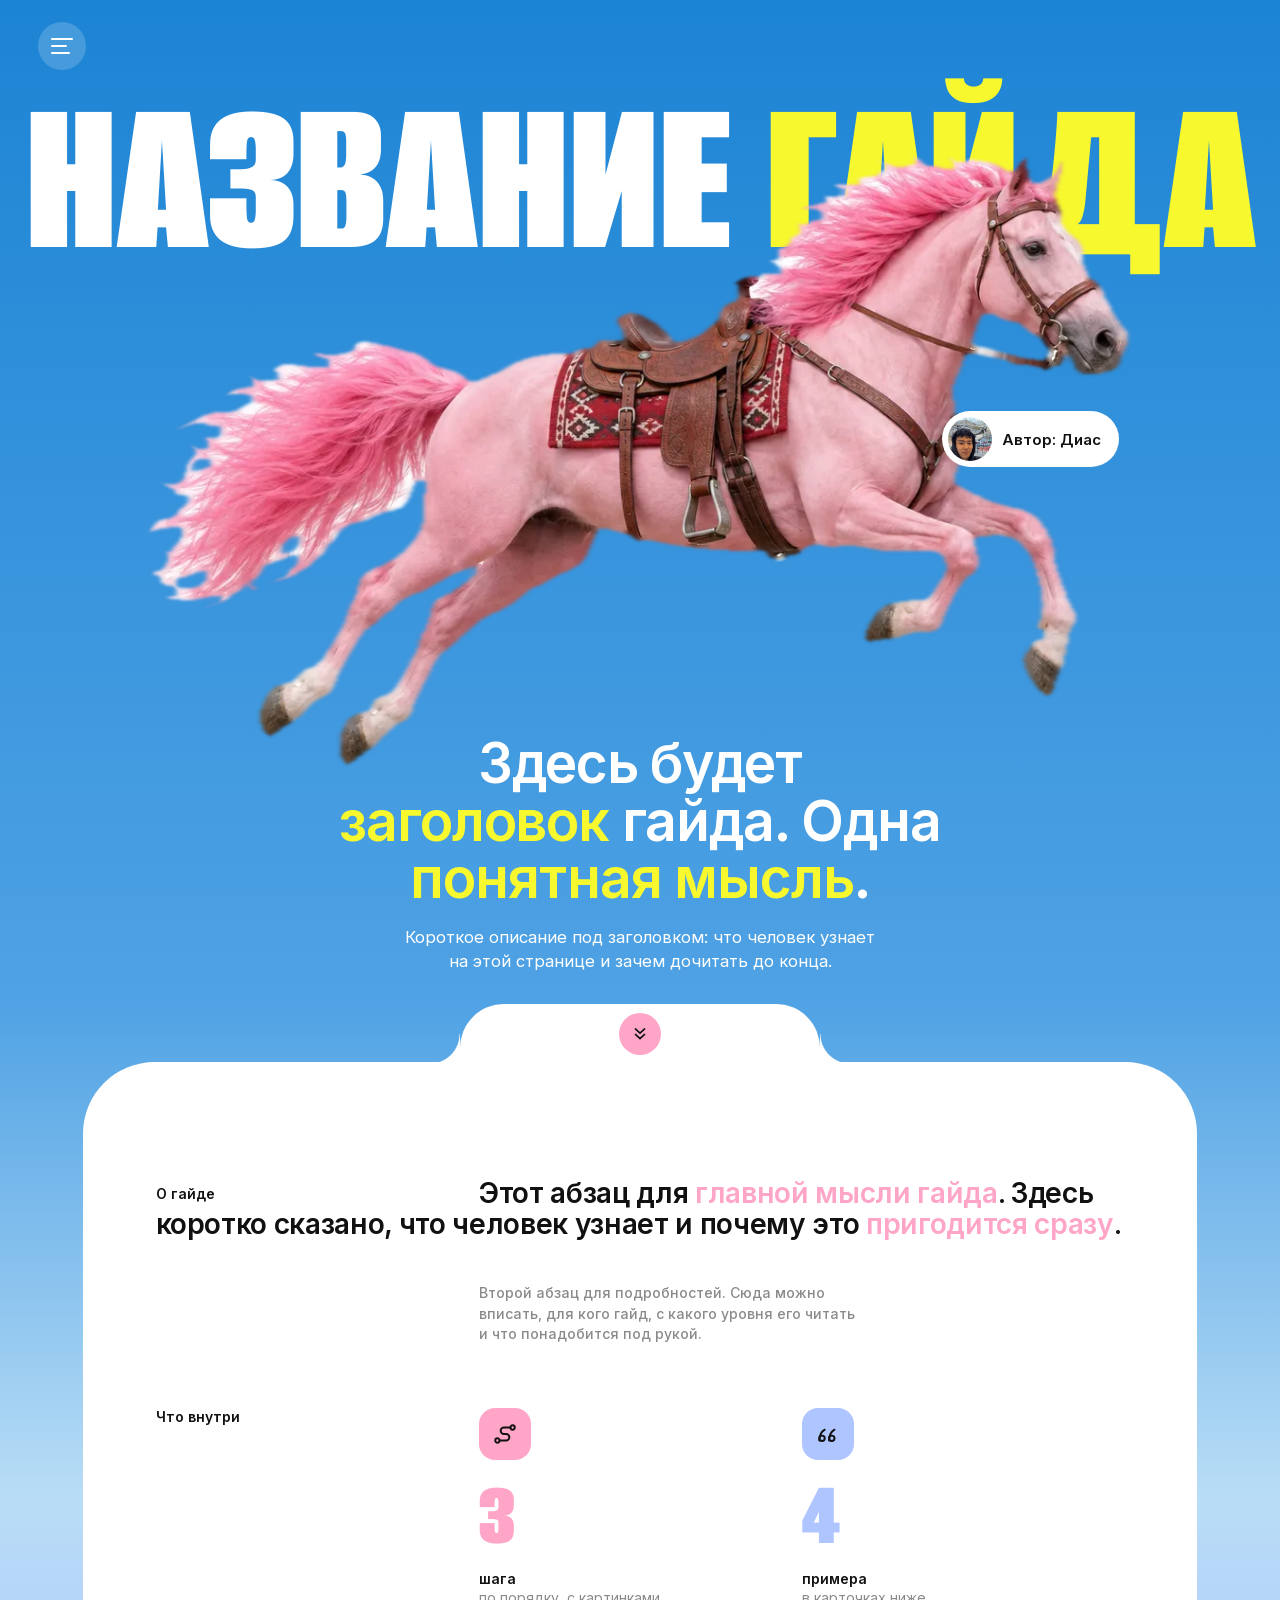
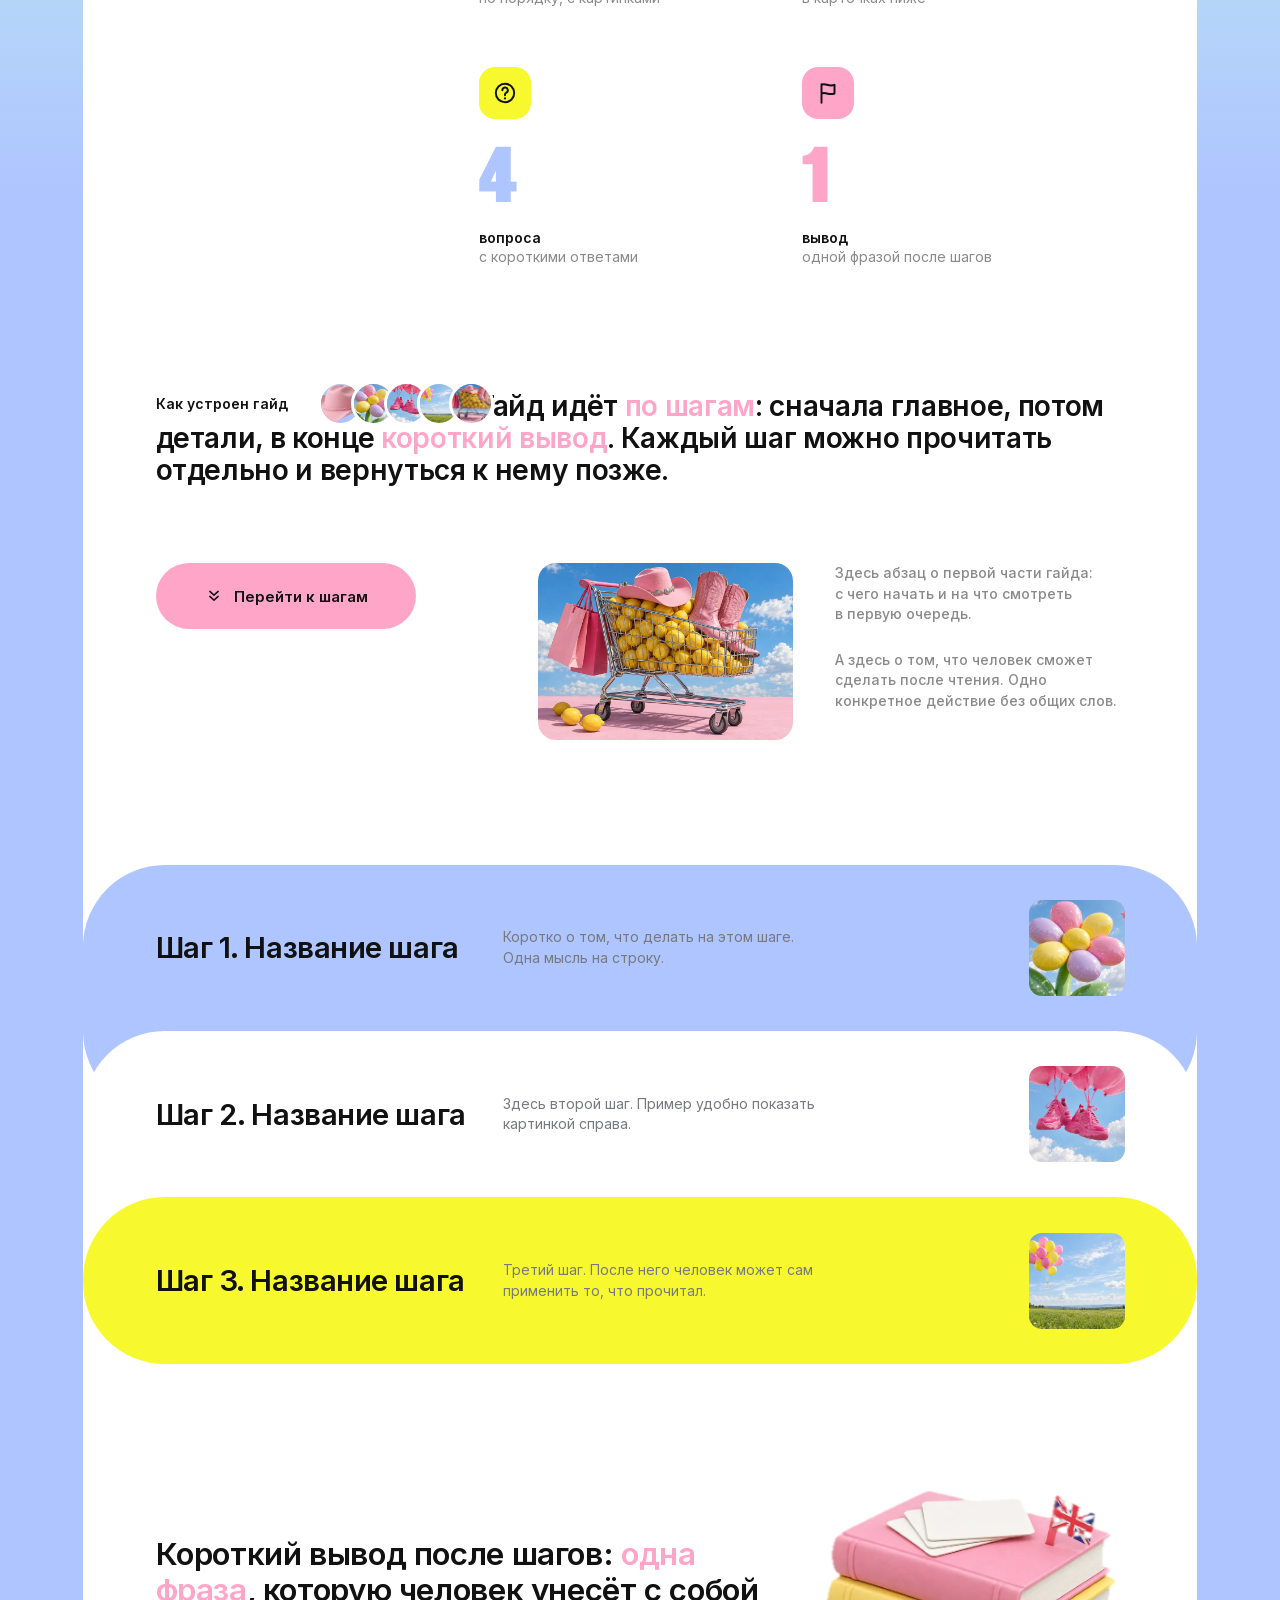
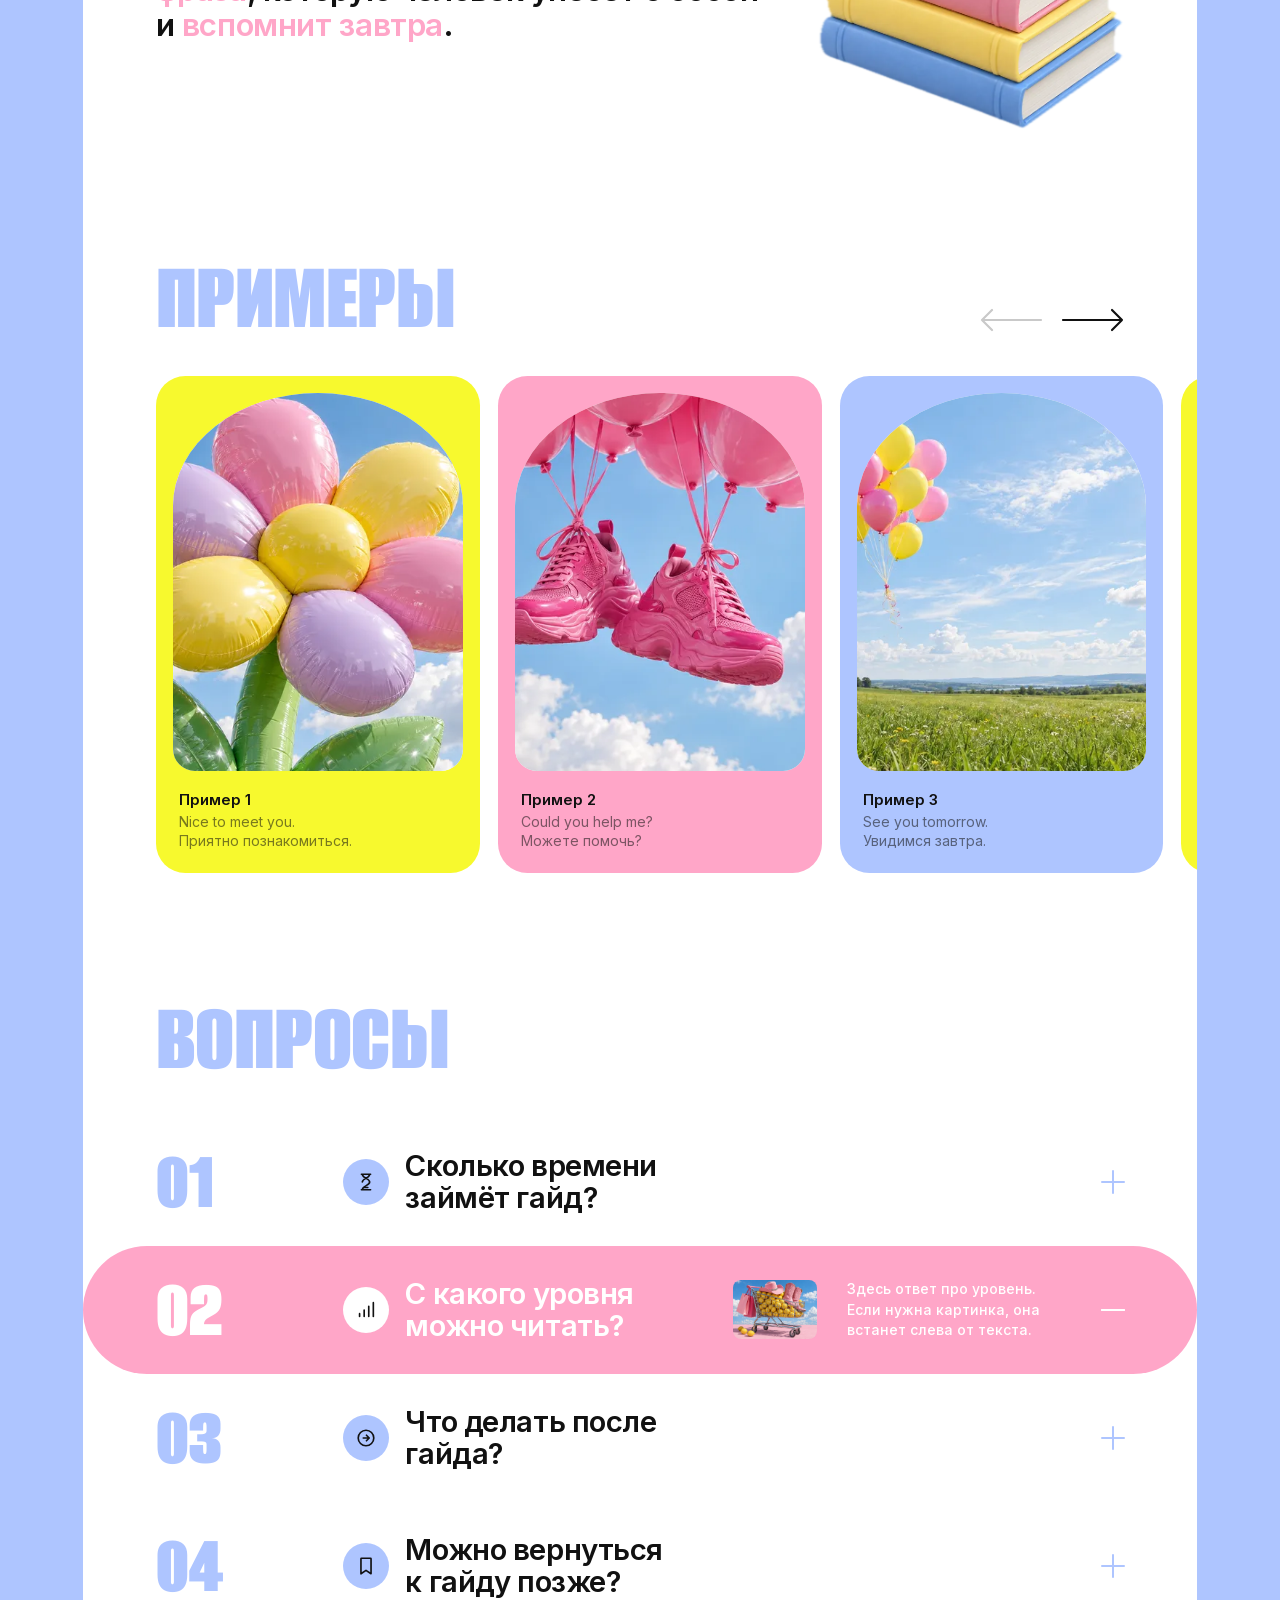
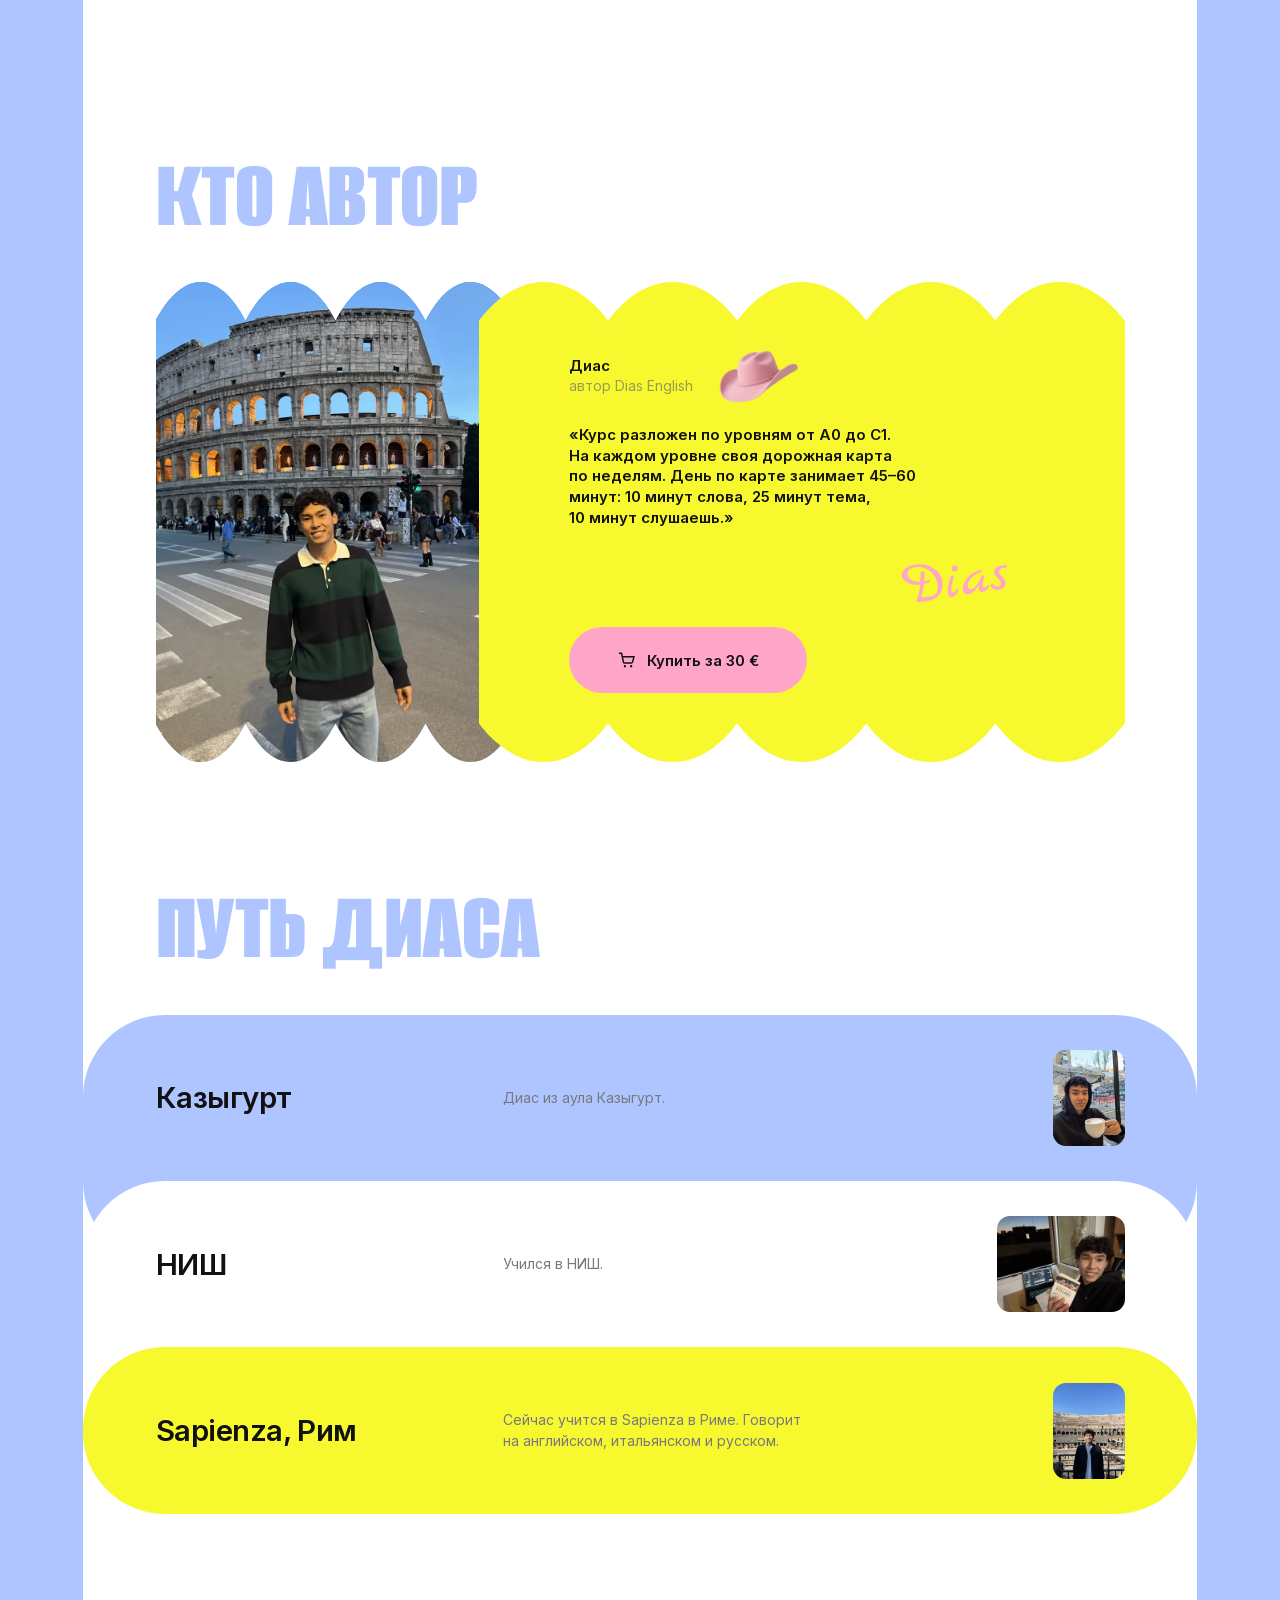
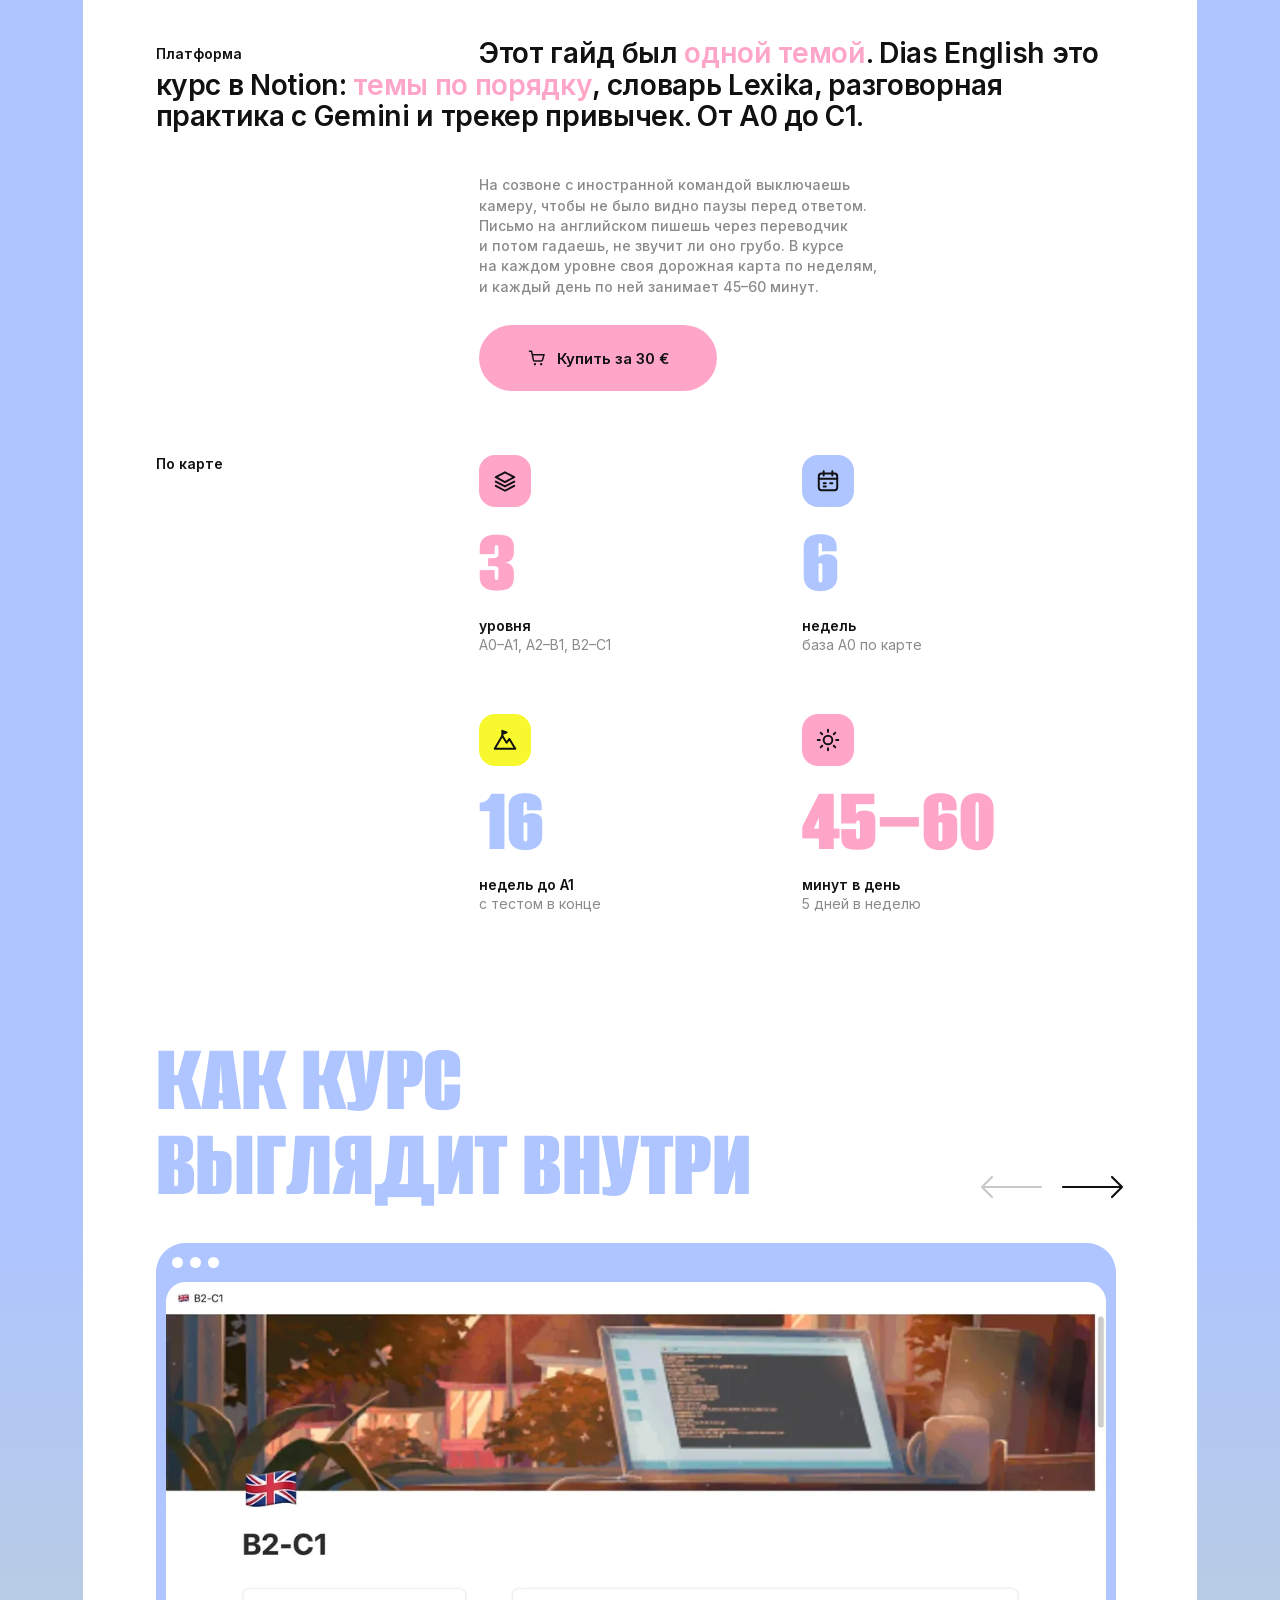
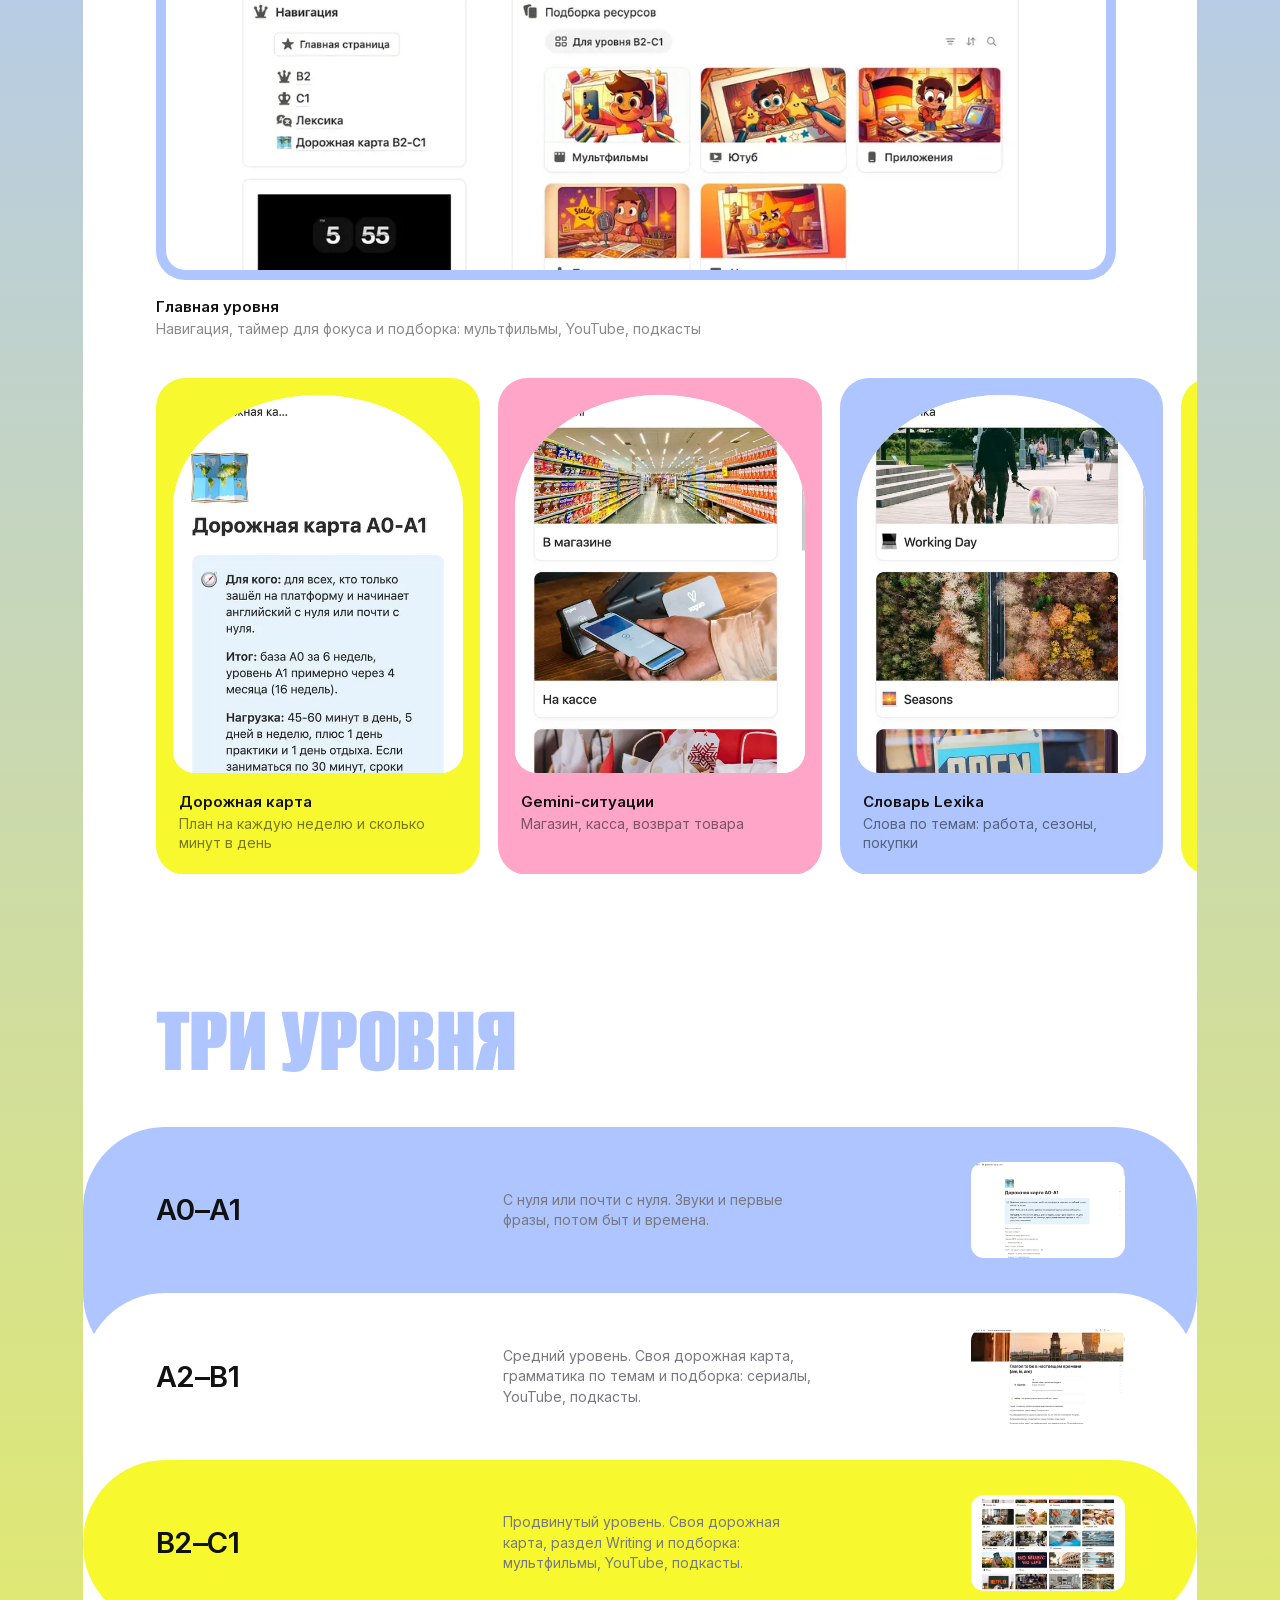
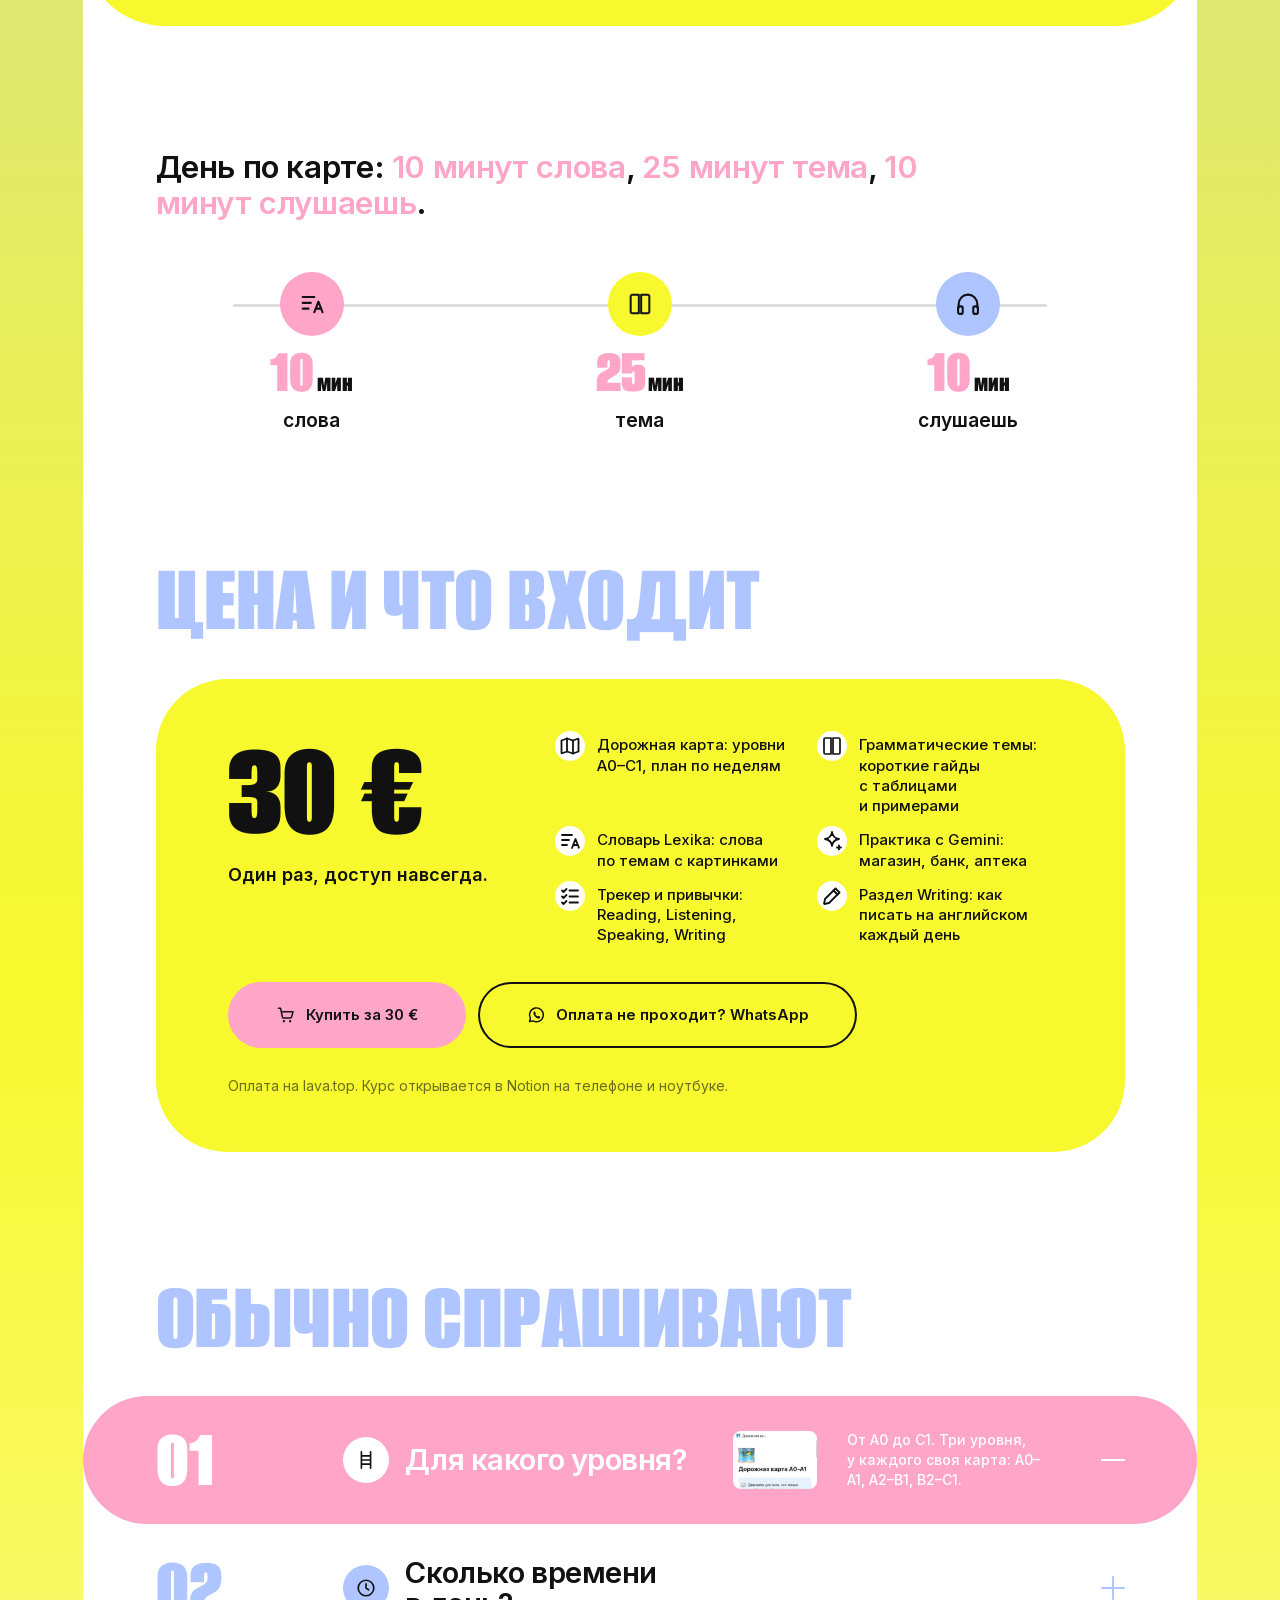
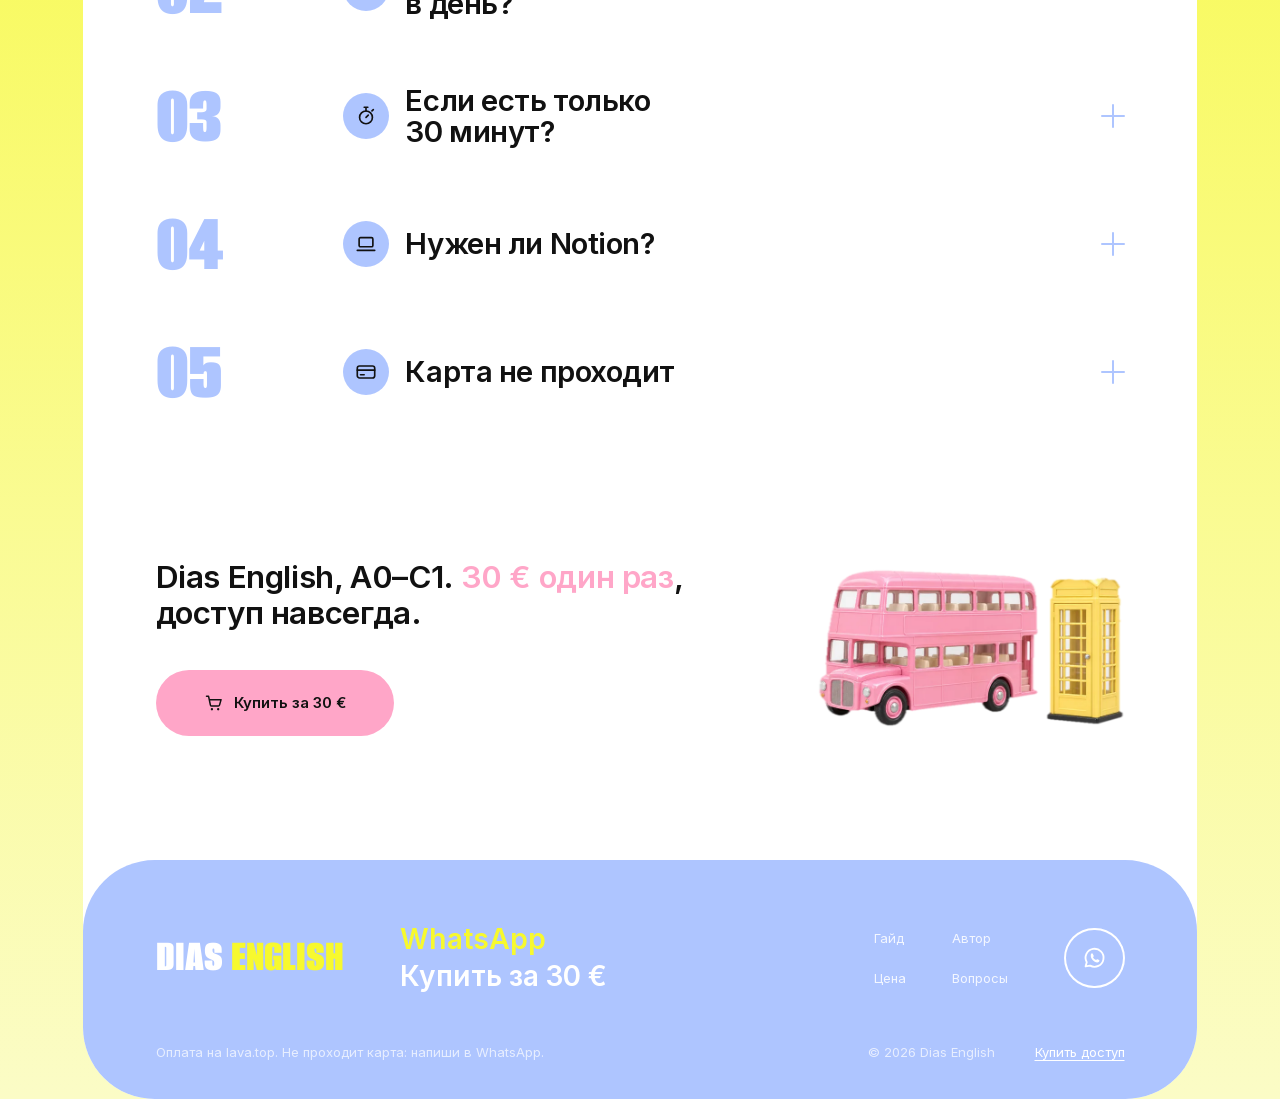
<file: index.html>
<!doctype html>
<html lang="ru"><head><meta charset="utf-8"><meta name="viewport" content="width=device-width, initial-scale=1">
<title>Гайд</title><meta http-equiv="refresh" content="0; url=en/"><link rel="canonical" href="en/">
<script>location.replace("en/" + location.hash)</script>
<style>body{margin:0;min-height:100vh;display:grid;place-items:center;font:600 18px/1.4 system-ui,sans-serif;background:#1C84D4;color:#fff}a{color:#F7F92E}</style>
</head><body><p>Открываем гайд: <a href="en/">en/</a></p></body></html>
</file>
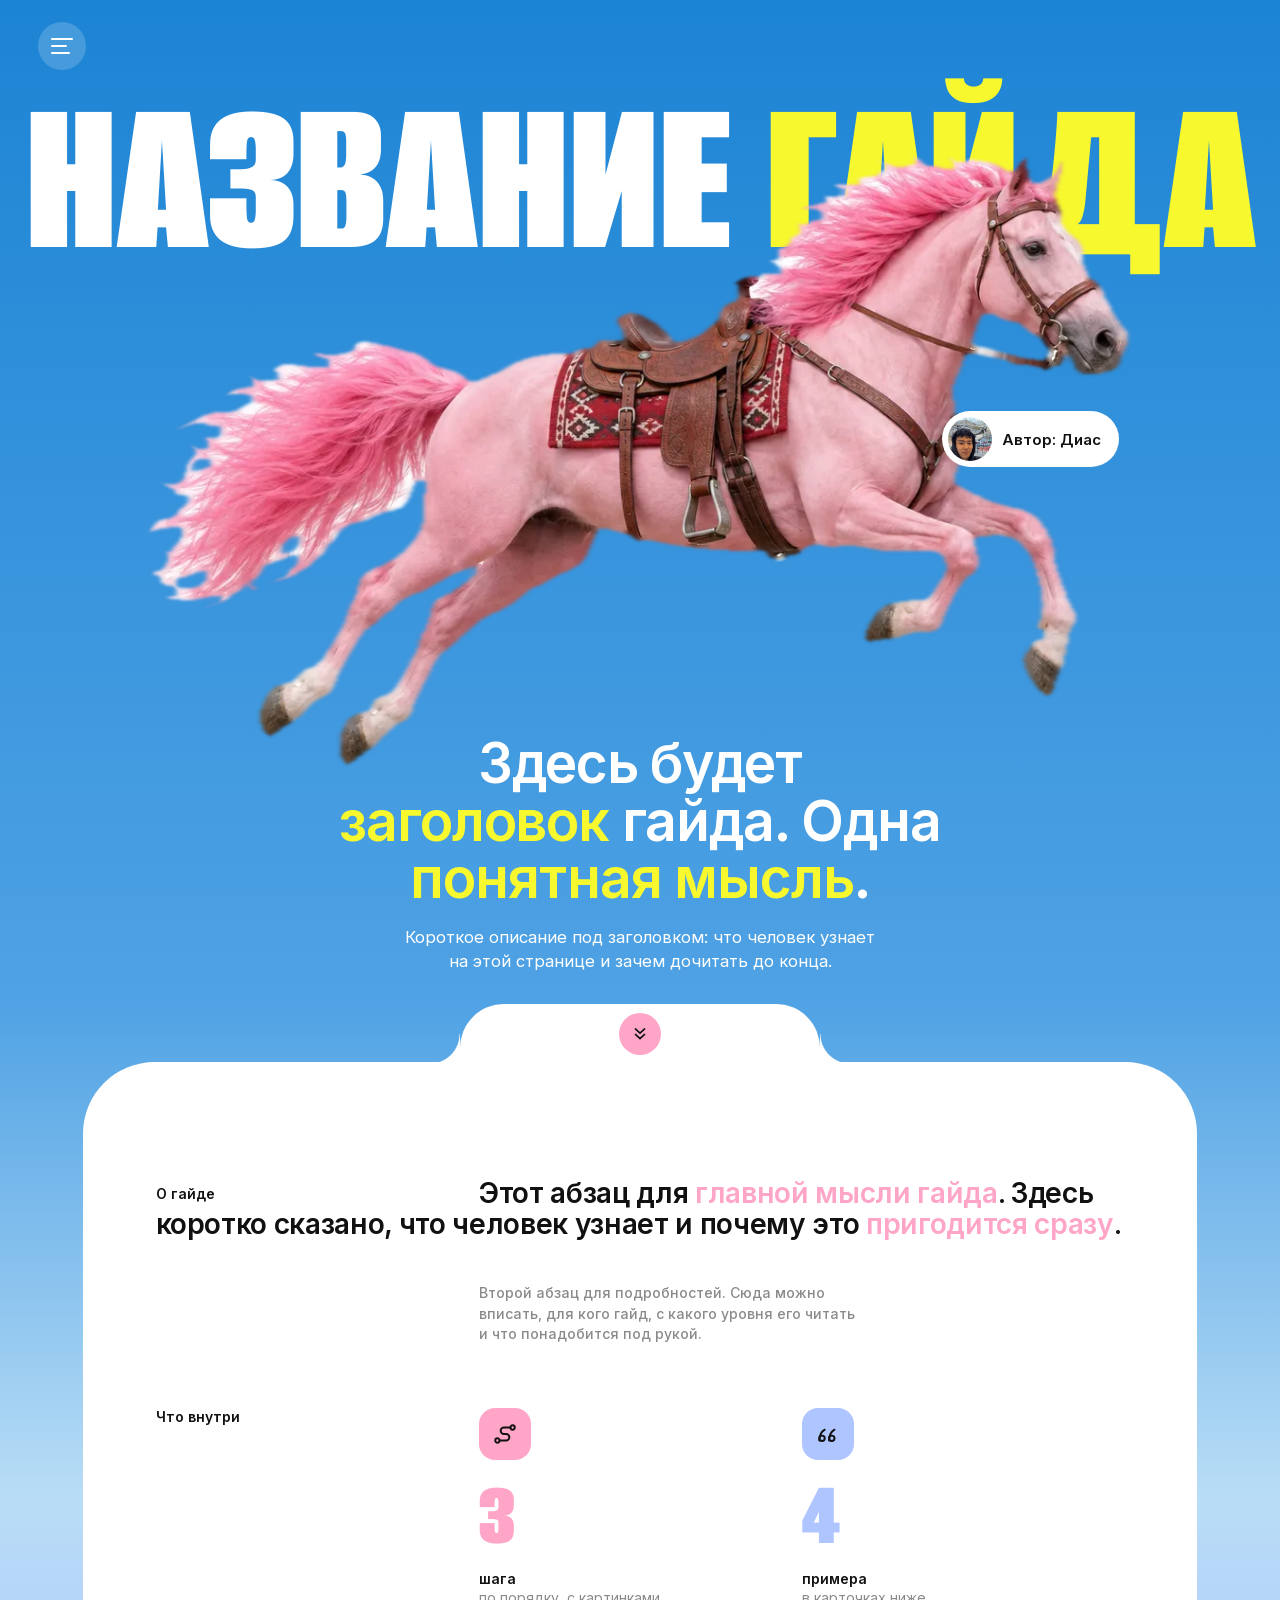
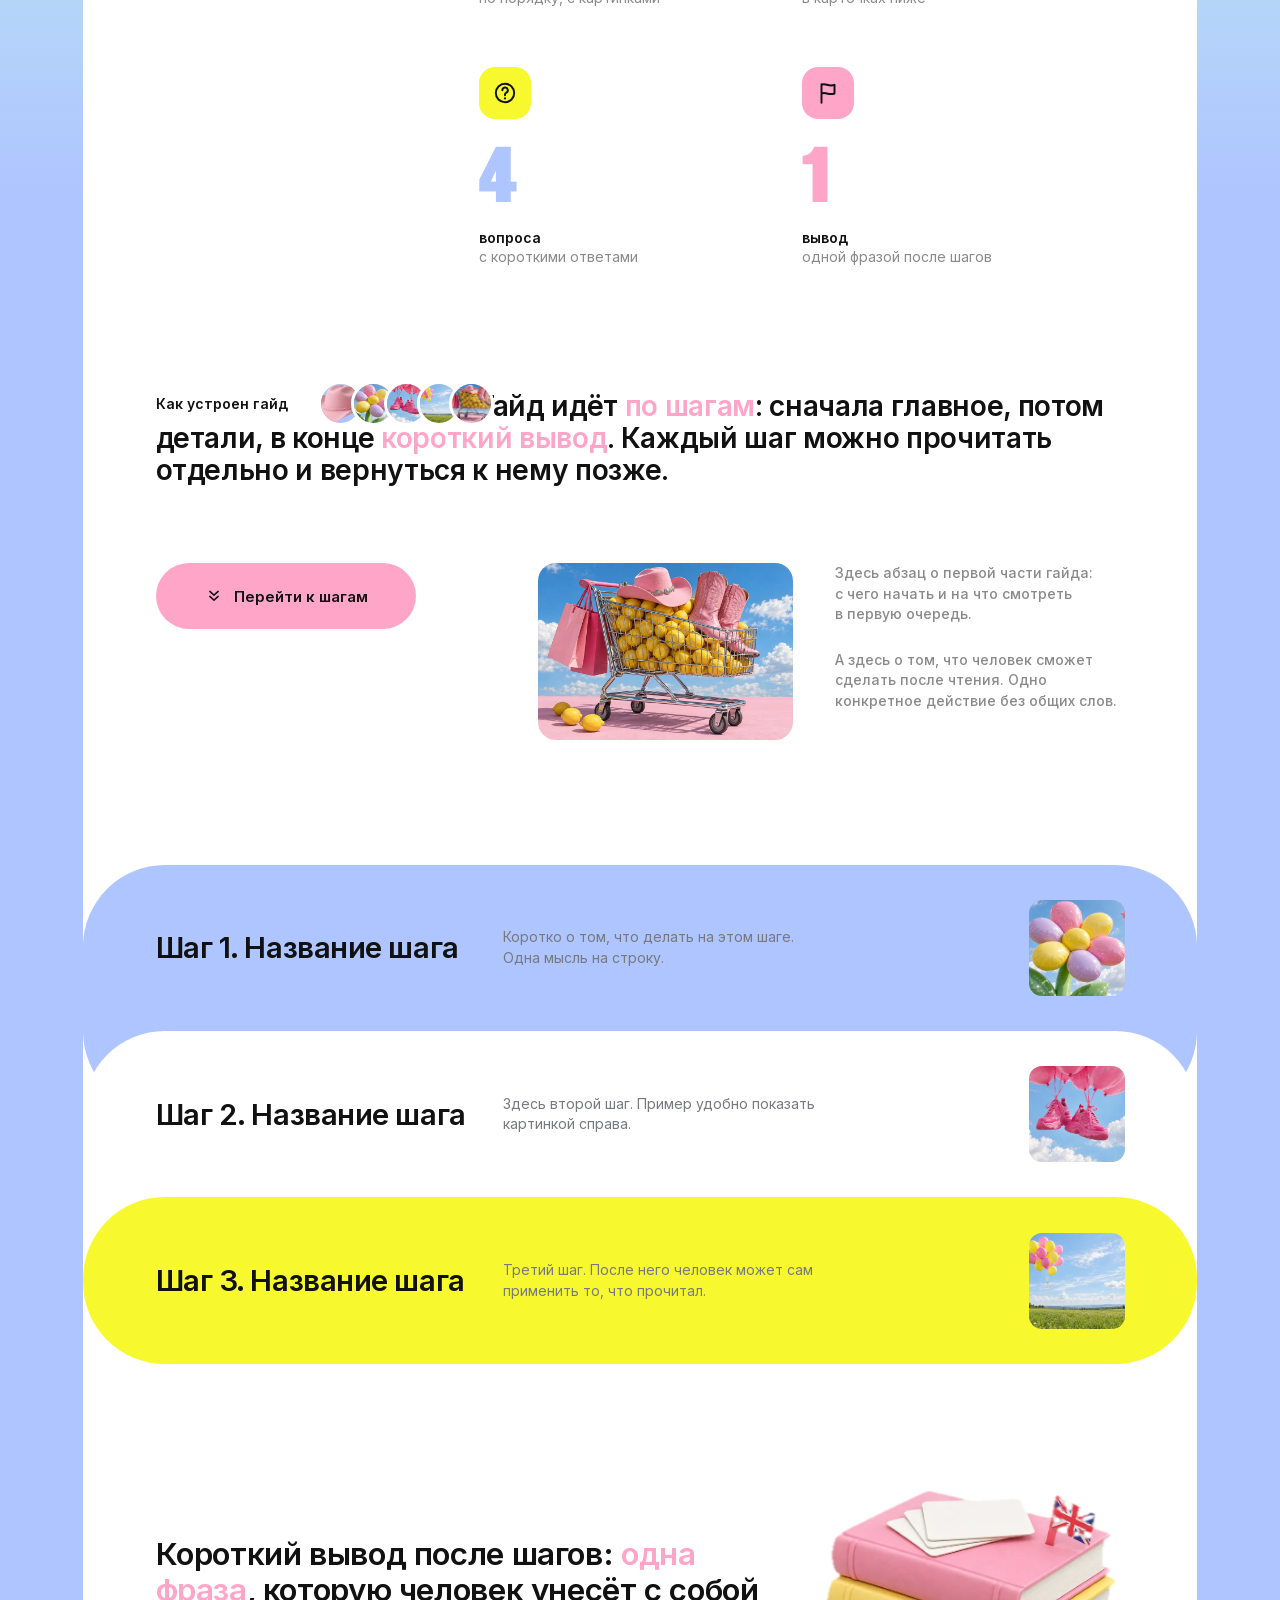
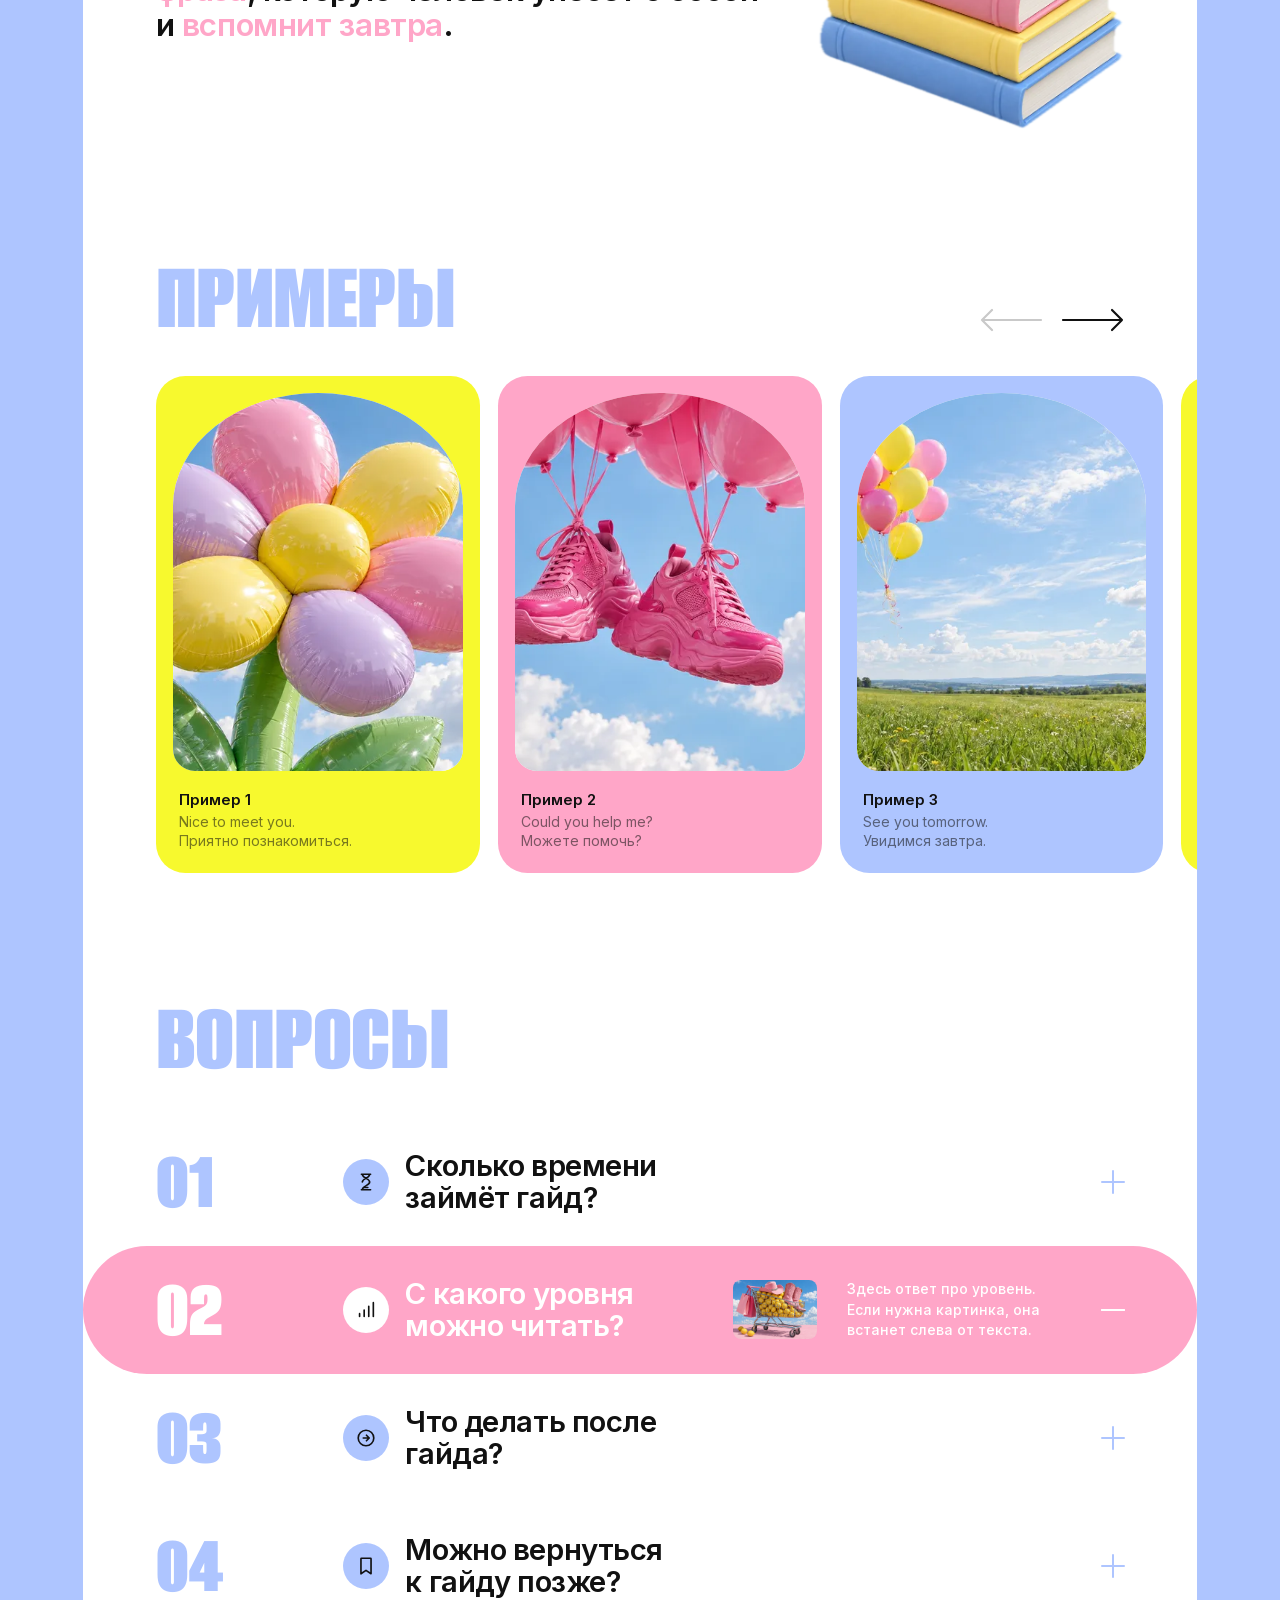
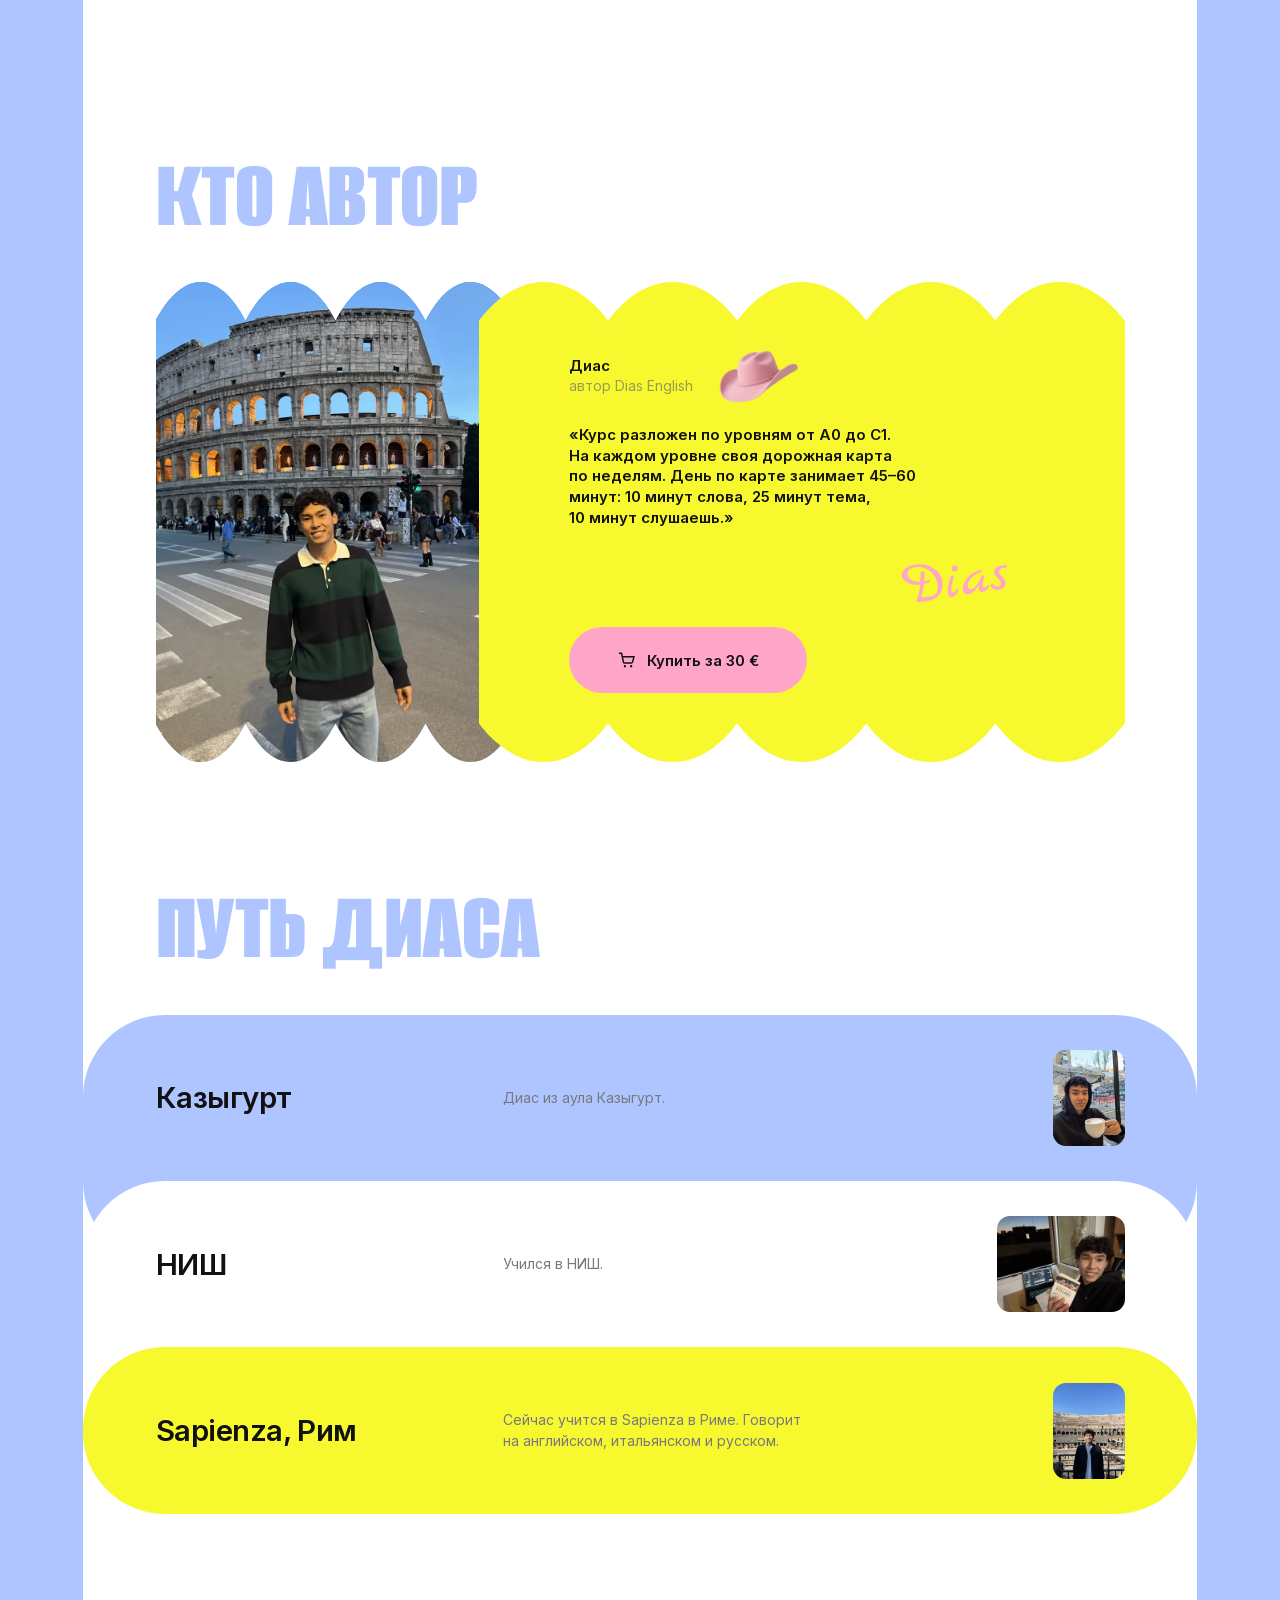
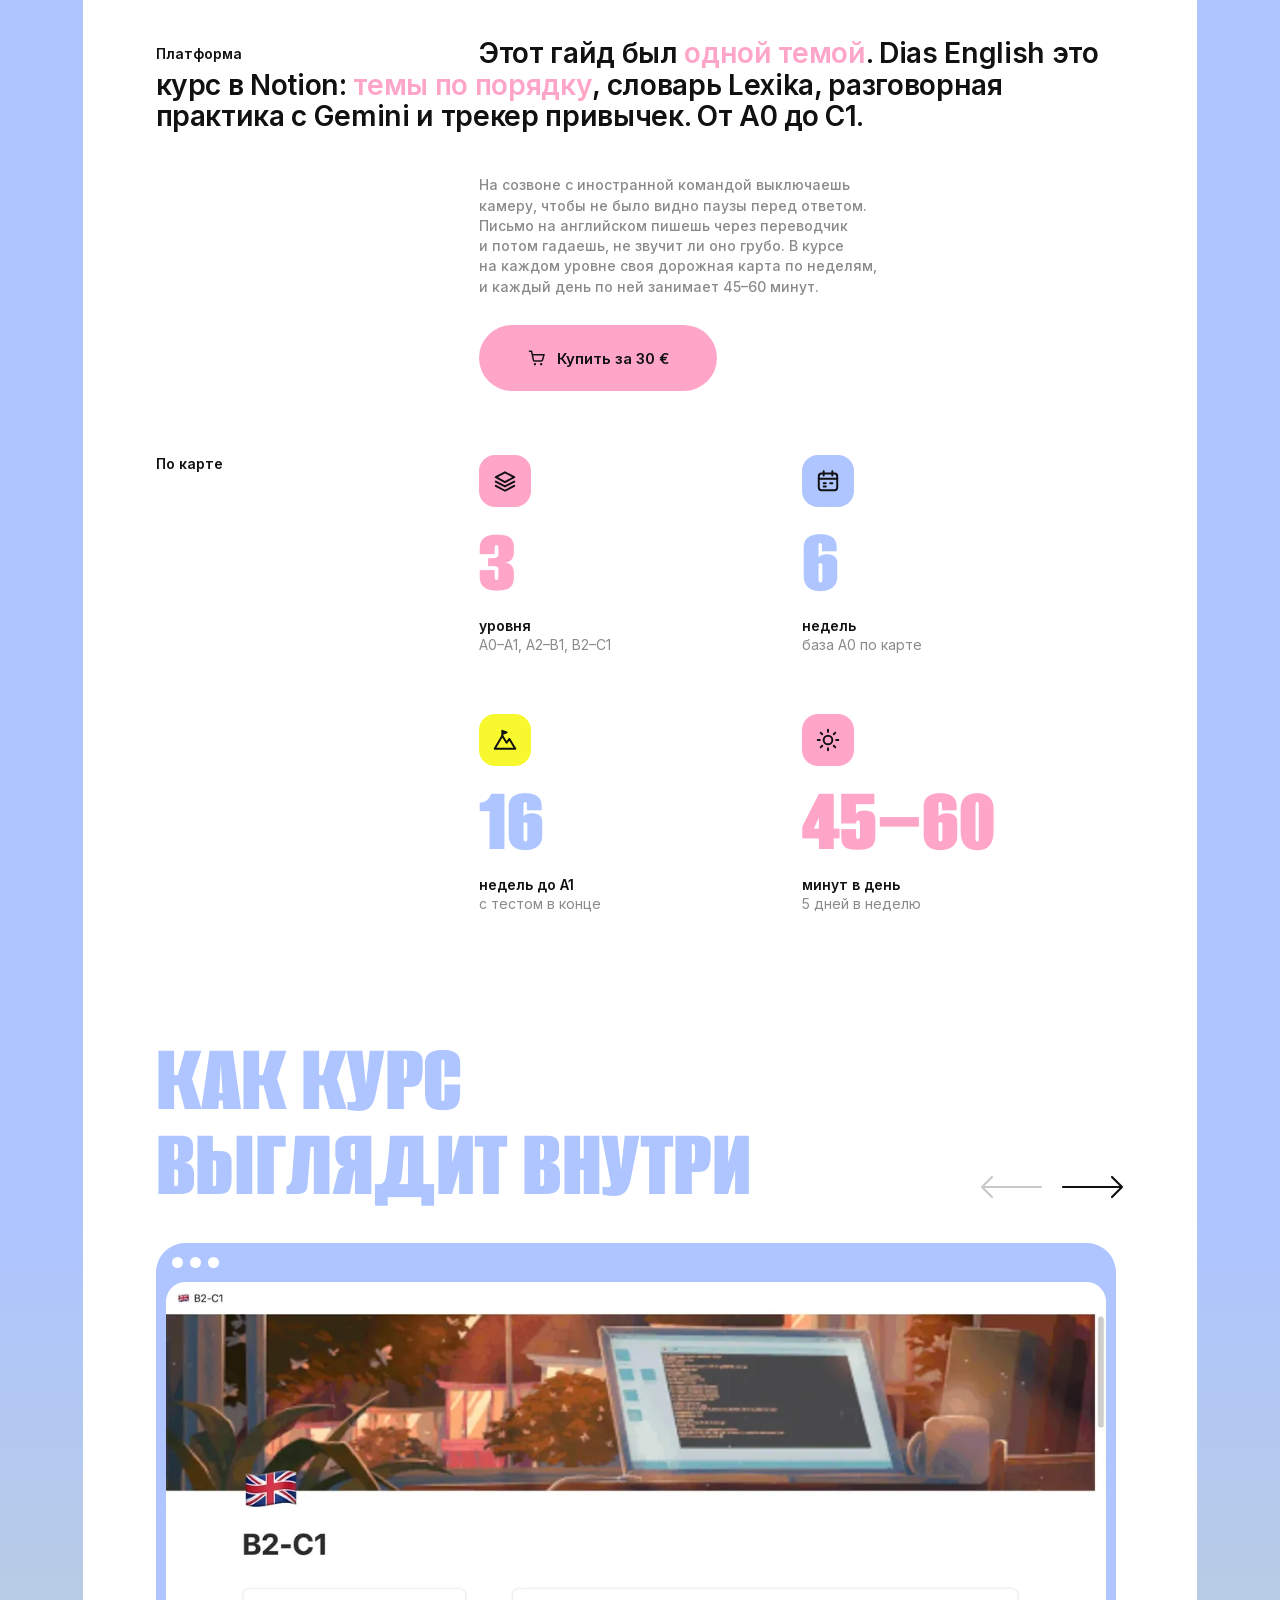
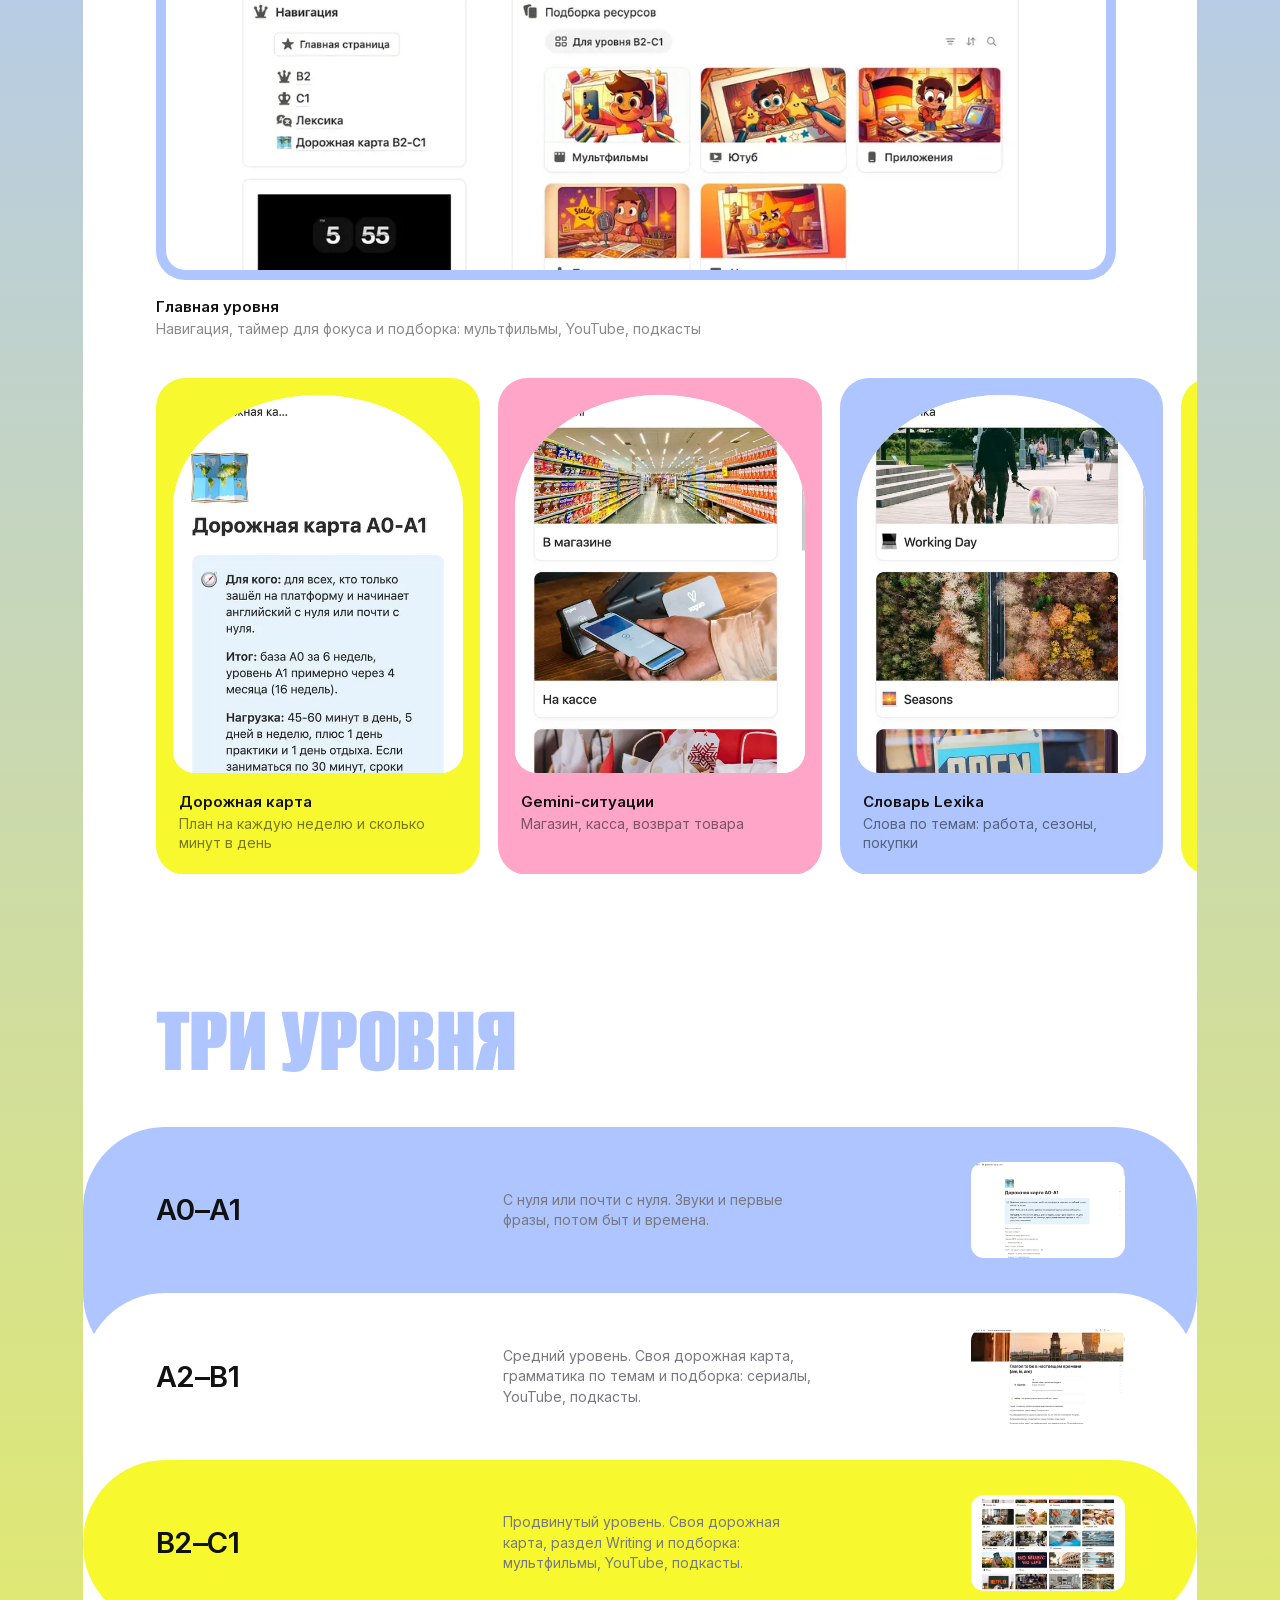
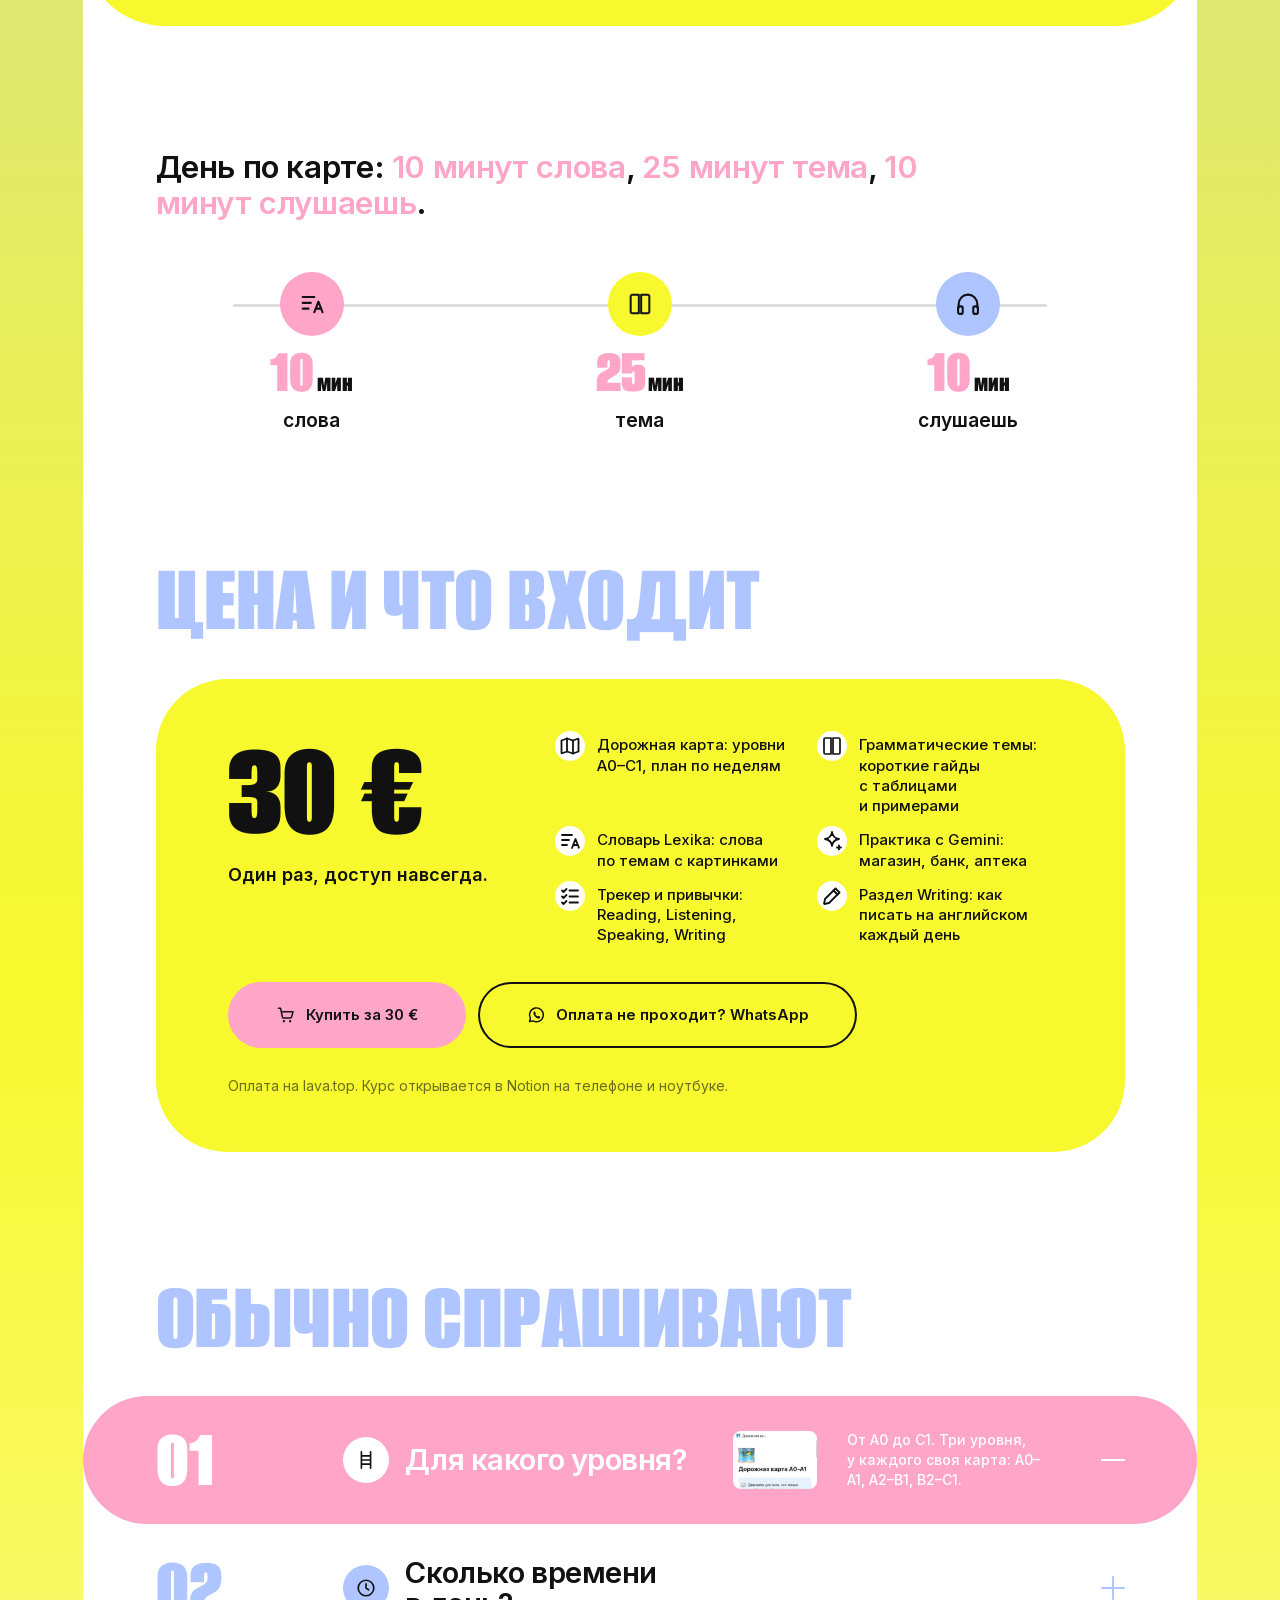
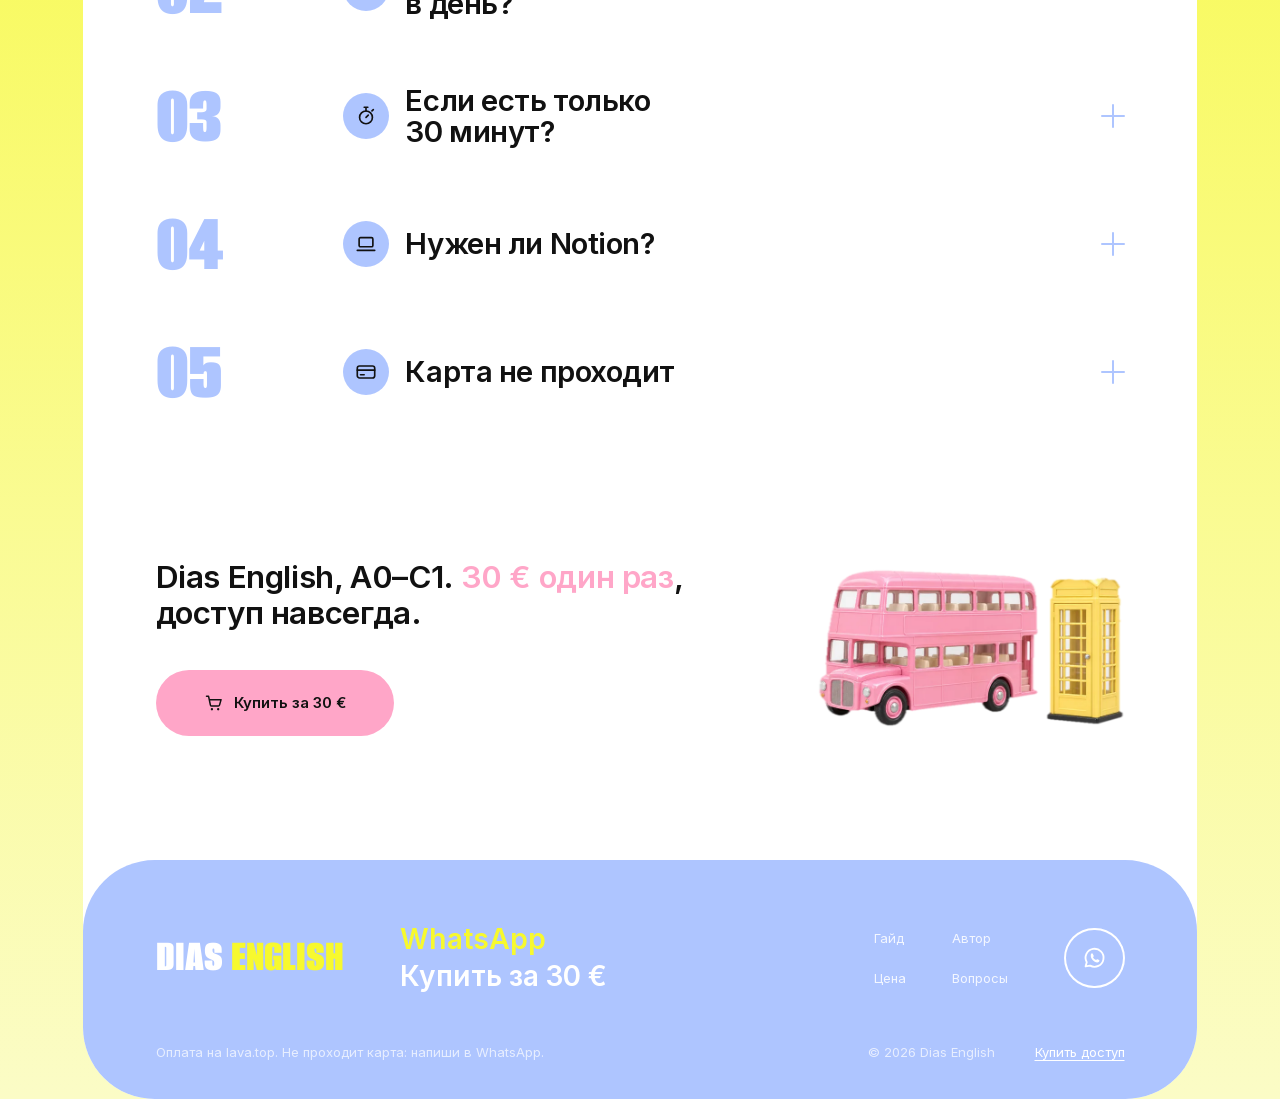
<file: en/index.html>
<!doctype html>
<html lang="ru">
<head>
<meta charset="utf-8">
<meta name="viewport" content="width=device-width, initial-scale=1">
<title>Название гайда</title>
<meta name="description" content="Короткое описание гайда для превью ссылки.">
<meta property="og:title" content="Название гайда">
<meta property="og:description" content="Короткое описание гайда для превью ссылки.">
<meta property="og:type" content="website">
<meta name="theme-color" content="#1C84D4">
<link rel="icon" href="../assets/favicon.svg" type="image/svg+xml">
<link rel="preload" href="../assets/fonts/alumni-sans-900-cyrillic.woff2" as="font" type="font/woff2" crossorigin>
<link rel="preload" href="../assets/fonts/inter-cyrillic.woff2" as="font" type="font/woff2" crossorigin>
<link rel="stylesheet" href="../assets/style.css">
<style>:root{--pink:#FFA6C8;--yellow:#F7F92E;--blue:#AEC5FF;--sky-top:#1C84D4;--sky-bottom:#B9DDF6;--ink:#111111;--grey:#8A8A8A;--white:#FFFFFF;--f-display:'Alumni Sans', 'Oswald', Impact, sans-serif;--f-body:'Inter', system-ui, -apple-system, sans-serif;--f-script:'Marck Script', cursive;--h-case:uppercase}</style>
<script src="../assets/app.js" defer></script>
</head>
<body class="v-ad">
<svg width="0" height="0" style="position:absolute" aria-hidden="true" focusable="false">
<defs>
<clipPath id="wv-h4" clipPathUnits="objectBoundingBox"><ellipse cx="0.1250" cy=".5" rx="0.2300" ry=".5"/><ellipse cx="0.3750" cy=".5" rx="0.2300" ry=".5"/><ellipse cx="0.6250" cy=".5" rx="0.2300" ry=".5"/><ellipse cx="0.8750" cy=".5" rx="0.2300" ry=".5"/></clipPath>
<clipPath id="wv-h6" clipPathUnits="objectBoundingBox"><ellipse cx="0.0833" cy=".5" rx="0.1533" ry=".5"/><ellipse cx="0.2500" cy=".5" rx="0.1533" ry=".5"/><ellipse cx="0.4167" cy=".5" rx="0.1533" ry=".5"/><ellipse cx="0.5833" cy=".5" rx="0.1533" ry=".5"/><ellipse cx="0.7500" cy=".5" rx="0.1533" ry=".5"/><ellipse cx="0.9167" cy=".5" rx="0.1533" ry=".5"/></clipPath>
<clipPath id="wv-h5" clipPathUnits="objectBoundingBox"><ellipse cx="0.1000" cy=".5" rx="0.1840" ry=".5"/><ellipse cx="0.3000" cy=".5" rx="0.1840" ry=".5"/><ellipse cx="0.5000" cy=".5" rx="0.1840" ry=".5"/><ellipse cx="0.7000" cy=".5" rx="0.1840" ry=".5"/><ellipse cx="0.9000" cy=".5" rx="0.1840" ry=".5"/></clipPath>
<clipPath id="wv-v4" clipPathUnits="objectBoundingBox"><ellipse cx=".5" cy="0.1250" rx=".5" ry="0.2300"/><ellipse cx=".5" cy="0.3750" rx=".5" ry="0.2300"/><ellipse cx=".5" cy="0.6250" rx=".5" ry="0.2300"/><ellipse cx=".5" cy="0.8750" rx=".5" ry="0.2300"/></clipPath>
<clipPath id="wv-v6" clipPathUnits="objectBoundingBox"><ellipse cx=".5" cy="0.0833" rx=".5" ry="0.1533"/><ellipse cx=".5" cy="0.2500" rx=".5" ry="0.1533"/><ellipse cx=".5" cy="0.4167" rx=".5" ry="0.1533"/><ellipse cx=".5" cy="0.5833" rx=".5" ry="0.1533"/><ellipse cx=".5" cy="0.7500" rx=".5" ry="0.1533"/><ellipse cx=".5" cy="0.9167" rx=".5" ry="0.1533"/></clipPath>
</defs>
<symbol id="i-hourglass" viewBox="0 0 24 24"><path d="M7 3.5h10M7 20.5h10M8 3.5c0 4.5 8 4.5 8 8.5s-8 4-8 8.5M16 3.5c0 4.5-8 4.5-8 8.5" fill="none" stroke="currentColor" stroke-width="1.8" stroke-linecap="round" stroke-linejoin="round"/><path d="M10 18h4" fill="none" stroke="currentColor" stroke-width="1.8" stroke-linecap="round" stroke-linejoin="round"/></symbol>
<symbol id="i-signal" viewBox="0 0 24 24"><path d="M5 19v-3M10 19v-7M15 19v-11M20 19V4" fill="none" stroke="currentColor" stroke-width="1.8" stroke-linecap="round" stroke-linejoin="round"/></symbol>
<symbol id="i-forward" viewBox="0 0 24 24"><circle cx="12" cy="12" r="8.5" fill="none" stroke="currentColor" stroke-width="1.8" stroke-linecap="round" stroke-linejoin="round"/><path d="M9 12h6M12.5 9l3 3-3 3" fill="none" stroke="currentColor" stroke-width="1.8" stroke-linecap="round" stroke-linejoin="round"/></symbol>
<symbol id="i-bookmark" viewBox="0 0 24 24"><path d="M7 3.5h10a.5.5 0 0 1 .5.5v16.5L12 16.8l-5.5 3.7V4a.5.5 0 0 1 .5-.5z" fill="none" stroke="currentColor" stroke-width="1.8" stroke-linecap="round" stroke-linejoin="round"/></symbol>
<symbol id="i-path" viewBox="0 0 24 24"><circle cx="5" cy="18" r="2" fill="none" stroke="currentColor" stroke-width="1.8" stroke-linecap="round" stroke-linejoin="round"/><circle cx="19" cy="6" r="2" fill="none" stroke="currentColor" stroke-width="1.8" stroke-linecap="round" stroke-linejoin="round"/><path d="M7 18h6a3 3 0 0 0 0-6h-2a3 3 0 0 1 0-6h6" fill="none" stroke="currentColor" stroke-width="1.8" stroke-linecap="round" stroke-linejoin="round"/></symbol>
<symbol id="i-quote" viewBox="0 0 24 24"><path d="M4 18c0-5 1.5-8 5-10M13 18c0-5 1.5-8 5-10" fill="none" stroke="currentColor" stroke-width="1.8" stroke-linecap="round" stroke-linejoin="round"/><circle cx="6.5" cy="16" r="2.5" fill="none" stroke="currentColor" stroke-width="1.8" stroke-linecap="round" stroke-linejoin="round"/><circle cx="15.5" cy="16" r="2.5" fill="none" stroke="currentColor" stroke-width="1.8" stroke-linecap="round" stroke-linejoin="round"/></symbol>
<symbol id="i-question" viewBox="0 0 24 24"><circle cx="12" cy="12" r="8.5" fill="none" stroke="currentColor" stroke-width="1.8" stroke-linecap="round" stroke-linejoin="round"/><path d="M9.6 9.5a2.5 2.5 0 1 1 3.4 2.3c-.6.3-1 .8-1 1.5v.7" fill="none" stroke="currentColor" stroke-width="1.8" stroke-linecap="round" stroke-linejoin="round"/><circle cx="12" cy="17" r="1" fill="currentColor"/></symbol>
<symbol id="i-flag" viewBox="0 0 24 24"><path d="M6 21V4M6 4.5c4-2 6 2 12 0v8c-6 2-8-2-12 0" fill="none" stroke="currentColor" stroke-width="1.8" stroke-linecap="round" stroke-linejoin="round"/></symbol>
<symbol id="i-layers" viewBox="0 0 24 24"><path d="M12 4l8.5 4.5L12 13 3.5 8.5z" fill="none" stroke="currentColor" stroke-width="1.8" stroke-linecap="round" stroke-linejoin="round"/><path d="M3.5 12.5L12 17l8.5-4.5M3.5 16.5L12 21l8.5-4.5" fill="none" stroke="currentColor" stroke-width="1.8" stroke-linecap="round" stroke-linejoin="round"/></symbol>
<symbol id="i-calendar" viewBox="0 0 24 24"><rect x="3.5" y="5" width="17" height="15.5" rx="2.5" fill="none" stroke="currentColor" stroke-width="1.8" stroke-linecap="round" stroke-linejoin="round"/><path d="M3.5 10h17M8 3v4M16 3v4M8 14h2M14 14h2M8 17h2" fill="none" stroke="currentColor" stroke-width="1.8" stroke-linecap="round" stroke-linejoin="round"/></symbol>
<symbol id="i-mountain" viewBox="0 0 24 24"><path d="M2.5 20l7-12 4 6.5 2.5-3.5 5.5 9z" fill="none" stroke="currentColor" stroke-width="1.8" stroke-linecap="round" stroke-linejoin="round"/><path d="M9.5 8V3.5l4 1.5-4 1.5" fill="none" stroke="currentColor" stroke-width="1.8" stroke-linecap="round" stroke-linejoin="round"/></symbol>
<symbol id="i-sun" viewBox="0 0 24 24"><circle cx="12" cy="12" r="4" fill="none" stroke="currentColor" stroke-width="1.8" stroke-linecap="round" stroke-linejoin="round"/><path d="M12 2.5v2M12 19.5v2M2.5 12h2M19.5 12h2M5.3 5.3l1.4 1.4M17.3 17.3l1.4 1.4M5.3 18.7l1.4-1.4M17.3 6.7l1.4-1.4" fill="none" stroke="currentColor" stroke-width="1.8" stroke-linecap="round" stroke-linejoin="round"/></symbol>
<symbol id="i-ladder" viewBox="0 0 24 24"><path d="M7 3v18M17 3v18M7 7.5h10M7 12h10M7 16.5h10" fill="none" stroke="currentColor" stroke-width="1.8" stroke-linecap="round" stroke-linejoin="round"/></symbol>
<symbol id="i-clock" viewBox="0 0 24 24"><circle cx="12" cy="12" r="8.5" fill="none" stroke="currentColor" stroke-width="1.8" stroke-linecap="round" stroke-linejoin="round"/><path d="M12 7.5V12l3 2" fill="none" stroke="currentColor" stroke-width="1.8" stroke-linecap="round" stroke-linejoin="round"/></symbol>
<symbol id="i-stopwatch" viewBox="0 0 24 24"><circle cx="12" cy="13.5" r="7" fill="none" stroke="currentColor" stroke-width="1.8" stroke-linecap="round" stroke-linejoin="round"/><path d="M10 2.5h4M12 2.5v4M12 13.5l2.5-2.5M18.5 6.5l1.5-1.5" fill="none" stroke="currentColor" stroke-width="1.8" stroke-linecap="round" stroke-linejoin="round"/></symbol>
<symbol id="i-laptop" viewBox="0 0 24 24"><rect x="4.5" y="5" width="15" height="10" rx="1.5" fill="none" stroke="currentColor" stroke-width="1.8" stroke-linecap="round" stroke-linejoin="round"/><path d="M2.5 19h19" fill="none" stroke="currentColor" stroke-width="1.8" stroke-linecap="round" stroke-linejoin="round"/></symbol>
<symbol id="i-card" viewBox="0 0 24 24"><rect x="2.5" y="5.5" width="19" height="13" rx="2.5" fill="none" stroke="currentColor" stroke-width="1.8" stroke-linecap="round" stroke-linejoin="round"/><path d="M2.5 10h19M6 15h4" fill="none" stroke="currentColor" stroke-width="1.8" stroke-linecap="round" stroke-linejoin="round"/></symbol>
<symbol id="i-medal" viewBox="0 0 24 24"><circle cx="12" cy="14.5" r="5.5" fill="none" stroke="currentColor" stroke-width="1.8" stroke-linecap="round" stroke-linejoin="round"/><path d="M8.5 10L6 3.5h4l2 4 2-4h4L15.5 10M12 12.5v4" fill="none" stroke="currentColor" stroke-width="1.8" stroke-linecap="round" stroke-linejoin="round"/></symbol>
<symbol id="i-sprout" viewBox="0 0 24 24"><path d="M12 21v-9M12 12c0-4-3-6.5-7-6.5 0 4 3 6.5 7 6.5zM12 14.5c0-3.5 2.5-6 6.5-6 0 3.5-2.5 6-6.5 6z" fill="none" stroke="currentColor" stroke-width="1.8" stroke-linecap="round" stroke-linejoin="round"/><path d="M8 21h8" fill="none" stroke="currentColor" stroke-width="1.8" stroke-linecap="round" stroke-linejoin="round"/></symbol>
<symbol id="i-chat" viewBox="0 0 24 24"><path d="M4 5.5h11a1.5 1.5 0 0 1 1.5 1.5v6a1.5 1.5 0 0 1-1.5 1.5H9l-4 3.5V14.5H4A1.5 1.5 0 0 1 2.5 13V7A1.5 1.5 0 0 1 4 5.5z" fill="none" stroke="currentColor" stroke-width="1.8" stroke-linecap="round" stroke-linejoin="round"/><path d="M16.5 9h3.5A1.5 1.5 0 0 1 21.5 10.5V16a1.5 1.5 0 0 1-1.5 1.5h-1v3l-3.5-3H12a1.5 1.5 0 0 1-1.5-1.5" fill="none" stroke="currentColor" stroke-width="1.8" stroke-linecap="round" stroke-linejoin="round"/></symbol>
<symbol id="i-infinity" viewBox="0 0 24 24"><path d="M12 12c-2-2.8-3.6-4-5.5-4a4 4 0 0 0 0 8c1.9 0 3.5-1.2 5.5-4zm0 0c2 2.8 3.6 4 5.5 4a4 4 0 0 0 0-8c-1.9 0-3.5 1.2-5.5 4z" fill="none" stroke="currentColor" stroke-width="1.8" stroke-linecap="round" stroke-linejoin="round"/></symbol>
<symbol id="i-key" viewBox="0 0 24 24"><circle cx="7.5" cy="14.5" r="4" fill="none" stroke="currentColor" stroke-width="1.8" stroke-linecap="round" stroke-linejoin="round"/><path d="M10.5 11.5L20 2M16 6l2.5 2.5M13.5 8.5l2 2" fill="none" stroke="currentColor" stroke-width="1.8" stroke-linecap="round" stroke-linejoin="round"/></symbol>
<symbol id="i-cart" viewBox="0 0 24 24"><path d="M3 4h2.5l2.2 10.5a1.5 1.5 0 0 0 1.5 1.2h7.9a1.5 1.5 0 0 0 1.5-1.1L20.5 8H6.4" fill="none" stroke="currentColor" stroke-width="1.8" stroke-linecap="round" stroke-linejoin="round"/><circle cx="9.5" cy="19.5" r="1.4" fill="currentColor"/><circle cx="17" cy="19.5" r="1.4" fill="currentColor"/></symbol>
<symbol id="i-headphones" viewBox="0 0 24 24"><path d="M4 15v-3a8 8 0 0 1 16 0v3" fill="none" stroke="currentColor" stroke-width="1.8" stroke-linecap="round" stroke-linejoin="round"/><rect x="3.5" y="14" width="4" height="6.5" rx="1.5" fill="none" stroke="currentColor" stroke-width="1.8" stroke-linecap="round" stroke-linejoin="round"/><rect x="16.5" y="14" width="4" height="6.5" rx="1.5" fill="none" stroke="currentColor" stroke-width="1.8" stroke-linecap="round" stroke-linejoin="round"/></symbol>
<symbol id="i-map" viewBox="0 0 24 24"><path d="M3.5 6.5l5.5-2 6 2 5.5-2v13l-5.5 2-6-2-5.5 2z" fill="none" stroke="currentColor" stroke-width="1.8" stroke-linecap="round" stroke-linejoin="round"/><path d="M9 4.5v13M15 6.5v13" fill="none" stroke="currentColor" stroke-width="1.8" stroke-linecap="round" stroke-linejoin="round"/></symbol>
<symbol id="i-sparkle" viewBox="0 0 24 24"><path d="M12 3c.6 4.5 2.5 6.4 7 7-4.5.6-6.4 2.5-7 7-.6-4.5-2.5-6.4-7-7 4.5-.6 6.4-2.5 7-7z" fill="none" stroke="currentColor" stroke-width="1.8" stroke-linecap="round" stroke-linejoin="round"/><path d="M19 16.5v4M17 18.5h4" fill="none" stroke="currentColor" stroke-width="1.8" stroke-linecap="round" stroke-linejoin="round"/></symbol>
<symbol id="i-checklist" viewBox="0 0 24 24"><path d="M4 6.5l1.5 1.5L8.5 5M4 12.5L5.5 14l3-3M4 18.5L5.5 20l3-3M11.5 6.5h8.5M11.5 12.5h8.5M11.5 18.5h8.5" fill="none" stroke="currentColor" stroke-width="1.8" stroke-linecap="round" stroke-linejoin="round"/></symbol>
<symbol id="i-pen" viewBox="0 0 24 24"><path d="M15.5 4.5l4 4L9 19l-5 1 1-5z" fill="none" stroke="currentColor" stroke-width="1.8" stroke-linecap="round" stroke-linejoin="round"/><path d="M13.5 6.5l4 4" fill="none" stroke="currentColor" stroke-width="1.8" stroke-linecap="round" stroke-linejoin="round"/></symbol>
<symbol id="i-chev" viewBox="0 0 24 24"><path d="M7 6.5l5 4.5 5-4.5M7 12.5l5 4.5 5-4.5" fill="none" stroke="currentColor" stroke-width="1.8" stroke-linecap="round" stroke-linejoin="round"/></symbol>
<symbol id="i-close" viewBox="0 0 24 24"><path d="M6 6l12 12M18 6L6 18" fill="none" stroke="currentColor" stroke-width="2" stroke-linecap="round"/></symbol>
<symbol id="i-arrow-l" viewBox="0 0 64 24"><path d="M62 12H3M13 2L3 12l10 10" fill="none" stroke="currentColor" stroke-width="2.2" stroke-linecap="round" stroke-linejoin="round"/></symbol>
<symbol id="i-arrow-r" viewBox="0 0 64 24"><path d="M2 12h59M51 2l10 10-10 10" fill="none" stroke="currentColor" stroke-width="2.2" stroke-linecap="round" stroke-linejoin="round"/></symbol>
<symbol id="i-instagram" viewBox="0 0 24 24"><rect x="3.5" y="3.5" width="17" height="17" rx="5" fill="none" stroke="currentColor" stroke-width="1.7"/><circle cx="12" cy="12" r="4" fill="none" stroke="currentColor" stroke-width="1.7"/><circle cx="17.2" cy="6.8" r="1.1" fill="currentColor"/></symbol>
<symbol id="i-telegram" viewBox="0 0 24 24"><path d="M21 4.5L3.6 11.2c-.8.3-.8 1.4 0 1.7l4.3 1.5 1.7 5.2c.2.7 1.1.9 1.6.4l2.5-2.4 4.4 3.2c.6.4 1.4.1 1.6-.6L22 5.6c.2-.8-.5-1.4-1-1.1z" fill="none" stroke="currentColor" stroke-width="1.6" stroke-linejoin="round"/><path d="M8 14.4l9.5-6.4-6.6 7.6" fill="none" stroke="currentColor" stroke-width="1.6" stroke-linejoin="round"/></symbol>
<symbol id="i-whatsapp" viewBox="0 0 24 24"><path d="M4.2 19.8l1.1-3.9A8.3 8.3 0 1 1 8.4 19z" fill="none" stroke="currentColor" stroke-width="1.7" stroke-linejoin="round"/><path d="M9.2 8.3c.2-.4.5-.4.8-.4h.5c.2 0 .4.1.5.4l.7 1.6c.1.2 0 .5-.1.7l-.5.6c.6 1.2 1.6 2.1 2.8 2.7l.6-.6c.2-.2.4-.2.7-.1l1.5.7c.3.1.4.4.3.7-.2 1-1.1 1.6-2.1 1.5-3-.3-5.6-2.9-5.9-5.9 0-.6.1-1.3.2-1.9z" fill="currentColor"/></symbol>
<symbol id="i-grammar" viewBox="0 0 24 24"><path d="M4 5.5A1.5 1.5 0 0 1 5.5 4H11v16H5.5A1.5 1.5 0 0 1 4 18.5zM20 5.5A1.5 1.5 0 0 0 18.5 4H13v16h5.5a1.5 1.5 0 0 0 1.5-1.5z" fill="none" stroke="currentColor" stroke-width="1.7" stroke-linejoin="round"/></symbol>
<symbol id="i-words" viewBox="0 0 24 24"><path d="M4 6h10M4 11h7M4 16h5" fill="none" stroke="currentColor" stroke-width="1.8" stroke-linecap="round"/><path d="M14 19l3.5-9 3.5 9M15.2 16h4.6" fill="none" stroke="currentColor" stroke-width="1.8" stroke-linecap="round" stroke-linejoin="round"/></symbol>
<symbol id="i-play" viewBox="0 0 24 24"><rect x="3" y="5" width="18" height="14" rx="3.5" fill="none" stroke="currentColor" stroke-width="1.7"/><path d="M10 9.2v5.6l4.6-2.8z" fill="currentColor"/></symbol>
<symbol id="i-exam" viewBox="0 0 24 24"><path d="M7 3.5h8l4 4V20a.5.5 0 0 1-.5.5h-11A.5.5 0 0 1 7 20z" fill="none" stroke="currentColor" stroke-width="1.7" stroke-linejoin="round" transform="translate(-1.5 0)"/><path d="M9 12.5l2 2 4-4.5" fill="none" stroke="currentColor" stroke-width="1.8" stroke-linecap="round" stroke-linejoin="round"/></symbol>
<symbol id="i-work" viewBox="0 0 24 24"><rect x="3.5" y="7.5" width="17" height="12" rx="2.5" fill="none" stroke="currentColor" stroke-width="1.7"/><path d="M9 7.5V6a2 2 0 0 1 2-2h2a2 2 0 0 1 2 2v1.5M3.5 13h17" fill="none" stroke="currentColor" stroke-width="1.7"/></symbol>
<symbol id="i-film" viewBox="0 0 24 24"><rect x="4" y="4" width="16" height="16" rx="3" fill="none" stroke="currentColor" stroke-width="1.7"/><path d="M8 4v16M16 4v16M4 9h4M4 15h4M16 9h4M16 15h4" fill="none" stroke="currentColor" stroke-width="1.5"/></symbol>
<symbol id="i-steps" viewBox="0 0 24 24"><path d="M4 19h5v-5h5V9h6" fill="none" stroke="currentColor" stroke-width="1.8" stroke-linecap="round" stroke-linejoin="round"/><circle cx="20" cy="5" r="1.8" fill="currentColor"/></symbol>
</svg>
<a class="skip" href="#about">К содержанию</a>
<button class="burger" type="button" aria-label="Меню" aria-expanded="false" aria-controls="menu"><i></i><i></i><i></i></button>
<div class="menu" id="menu" hidden>
  <button class="menu-x" type="button" aria-label="Закрыть меню"><svg class="ic" aria-hidden="true"><use href="#i-close"/></svg></button>
  <nav aria-label="Меню"><a class="menu-a" href="#about">Гайд</a><a class="menu-a" href="#author">Автор</a><a class="menu-a" href="#price">Цена</a><a class="menu-a" href="#ask">Вопросы</a><a class="btn" href="https://app.lava.top/products/2c950aa0-d8be-4317-8f39-0f9b4016f5da" target="_blank" rel="noopener"><svg class="ic" aria-hidden="true"><use href="#i-cart"/></svg><span>Купить доступ</span></a></nav>
</div>
<main>
<section class="hero" id="top" data-block="hero" style="--len:14">
  <div class="hero-logo" aria-hidden="true"><span>Название</span> <span class="y">гайда</span></div>
  <div class="hero-stage">
    <img class="hero-horse" src="../media/hero-horse.webp" width="1054" height="659" alt="Розовая лошадь в прыжке с седлом без всадника" fetchpriority="high" decoding="async">
    <div class="hero-chip"><img class="" src="../media/dias-avatar.webp" width="160" height="160" alt="" fetchpriority="high" decoding="async"><span>Автор: Диас</span></div>
  </div>
  <h1 class="hero-title rv">Здесь будет <em class="hl">заголовок</em> гайда. Одна <em class="hl">понятная мысль</em>.</h1>
  <p class="hero-sub rv">Короткое описание под заголовком: что человек узнает на этой странице и зачем дочитать до конца.</p>
</section>
<div class="sheet">
  <a class="sheet-tab" href="#about" aria-label="Листать вниз"><svg class="ic" aria-hidden="true"><use href="#i-chev"/></svg></a>
<section class="sec about" id="about" data-block="about">
  <div class="lead-wrap rv"><p class="label">О гайде</p><p class="lead indent">Этот абзац для <em class="hl">главной мысли гайда</em>. Здесь коротко сказано, что человек узнает и почему это <em class="hl">пригодится сразу</em>.</p></div>
  <div class="col2">
    <p class="note rv">Второй абзац для подробностей. Сюда можно вписать, для кого гайд, с какого уровня его читать и что понадобится под рукой.</p>
    
  </div>
  <div class="stats-wrap"><p class="label rv">Что внутри</p><div class="stats" data-stagger><div class="stat rv"><span class="stat-ic c-pink"><svg class="ic" aria-hidden="true"><use href="#i-path"/></svg></span><span class="stat-v t-pink"><span class="num" data-count="3">3</span></span><b>шага</b><span class="stat-s">по порядку, с картинками</span></div><div class="stat rv"><span class="stat-ic c-blue"><svg class="ic" aria-hidden="true"><use href="#i-quote"/></svg></span><span class="stat-v t-blue"><span class="num" data-count="4">4</span></span><b>примера</b><span class="stat-s">в карточках ниже</span></div><div class="stat rv"><span class="stat-ic c-yellow"><svg class="ic" aria-hidden="true"><use href="#i-question"/></svg></span><span class="stat-v t-blue"><span class="num" data-count="4">4</span></span><b>вопроса</b><span class="stat-s">с короткими ответами</span></div><div class="stat rv"><span class="stat-ic c-pink"><svg class="ic" aria-hidden="true"><use href="#i-flag"/></svg></span><span class="stat-v t-pink"><span class="num" data-count="1">1</span></span><b>вывод</b><span class="stat-s">одной фразой после шагов</span></div></div></div>
</section>
<section class="sec program" id="how" data-block="program">
  <div class="lead-wrap rv"><div class="label-row"><p class="label">Как устроен гайд</p><div class="avs" aria-hidden="true"><img class="av" src="../media/pic-hat.webp" width="360" height="212" alt="" loading="lazy" decoding="async"><img class="av" src="../media/pic-flower.webp" width="520" height="520" alt="" loading="lazy" decoding="async"><img class="av" src="../media/pic-sneakers.webp" width="520" height="520" alt="" loading="lazy" decoding="async"><img class="av" src="../media/pic-balloons.webp" width="520" height="520" alt="" loading="lazy" decoding="async"><img class="av" src="../media/pic-cart.webp" width="900" height="625" alt="" loading="lazy" decoding="async"></div></div><p class="lead indent">Гайд идёт <em class="hl">по шагам</em>: сначала главное, потом детали, в конце <em class="hl">короткий вывод</em>. Каждый шаг можно прочитать отдельно и вернуться к нему позже.</p></div>
  <div class="prog-row">
    <div class="prog-btn rv"><a class="btn" href="#steps"><svg class="ic" aria-hidden="true"><use href="#i-chev"/></svg><span>Перейти к шагам</span></a></div>
    <figure class="prog-pic rv"><img class="" src="../media/pic-cart.webp" width="900" height="625" alt="Тележка с лимонами, розовой шляпой и сапогами на фоне неба" loading="lazy" decoding="async"></figure>
    <div class="prog-txt rv"><p class="note">Здесь абзац о первой части гайда: с чего начать и на что смотреть в первую очередь.</p><p class="note">А здесь о том, что человек сможет сделать после чтения. Одно конкретное действие без общих слов.</p></div>
  </div>
</section>
<section class="sec rows-sec" id="steps" data-block="rows">
  
  <div class="rows" data-stagger><div class="row c-blue rv"><h3>Шаг 1. Название шага</h3><p>Коротко о том, что делать на этом шаге. Одна мысль на строку.</p><img class="row-pic" src="../media/pic-flower.webp" width="520" height="520" alt="Надувной цветок и розовые звёзды в небе" loading="lazy" decoding="async"></div><div class="row c-white rv"><h3>Шаг 2. Название шага</h3><p>Здесь второй шаг. Пример удобно показать картинкой справа.</p><img class="row-pic" src="../media/pic-sneakers.webp" width="520" height="520" alt="Розовые кроссовки на воздушных шарах" loading="lazy" decoding="async"></div><div class="row c-yellow rv"><h3>Шаг 3. Название шага</h3><p>Третий шаг. После него человек может сам применить то, что прочитал.</p><img class="row-pic" src="../media/pic-balloons.webp" width="520" height="520" alt="Розовые и жёлтые шары над зелёным полем" loading="lazy" decoding="async"></div></div>
</section>
<section class="sec statement has-pic" data-block="statement">
  <div class="st-main"><p class="lead big rv">Короткий вывод после шагов: <em class="hl">одна фраза</em>, которую человек унесёт с собой и <em class="hl">вспомнит завтра</em>.</p>
  </div>
  <figure class="st-pic rv"><img class="" src="../media/en-books.webp" width="680" height="539" alt="Стопка учебников английского с карточками слов" loading="lazy" decoding="async"></figure>
  
</section>
<section class="sec cards-sec" id="examples" data-block="cards">
  <div class="sec-head rv"><h2 class="display">Примеры</h2><div class="arrows"><button type="button" class="arr prev" aria-label="Назад" disabled><svg class="ic-arr" aria-hidden="true"><use href="#i-arrow-l"/></svg></button><button type="button" class="arr next" aria-label="Дальше"><svg class="ic-arr" aria-hidden="true"><use href="#i-arrow-r"/></svg></button></div></div>
  
  <div class="car rv" data-car><div class="car-track" data-stagger><article class="card rv c-yellow"><div class="card-ph"><img class="" src="../media/pic-flower.webp" width="520" height="520" alt="Надувной цветок в небе" loading="lazy" decoding="async"></div><div class="card-cap"><b>Пример 1</b><span><span class="fx" lang="en">Nice to meet you.</span> Приятно познакомиться.</span></div></article><article class="card rv c-pink"><div class="card-ph"><img class="" src="../media/pic-sneakers.webp" width="520" height="520" alt="Кроссовки на шарах" loading="lazy" decoding="async"></div><div class="card-cap"><b>Пример 2</b><span><span class="fx" lang="en">Could you help me?</span> Можете помочь?</span></div></article><article class="card rv c-blue"><div class="card-ph"><img class="" src="../media/pic-balloons.webp" width="520" height="520" alt="Шары над полем" loading="lazy" decoding="async"></div><div class="card-cap"><b>Пример 3</b><span><span class="fx" lang="en">See you tomorrow.</span> Увидимся завтра.</span></div></article><article class="card rv c-yellow"><div class="card-ph"><img class="" src="../media/pic-cart.webp" width="900" height="625" alt="Тележка с лимонами" loading="lazy" decoding="async"></div><div class="card-cap"><b>Пример 4</b><span><span class="fx" lang="en">Thank you so much.</span> Большое спасибо.</span></div></article></div></div>
</section>
<section class="sec faq-sec" id="faq" data-block="faq">
  <h2 class="display rv">Вопросы</h2>
  <div class="faq" data-faq data-stagger><div class="rv qa">
    <button class="qa-btn" type="button" aria-expanded="false" aria-controls="faq-a1"><span class="qa-n">01</span><span class="qa-q"><span class="qa-i"><svg class="ic" aria-hidden="true"><use href="#i-hourglass"/></svg></span><span>Сколько времени займёт гайд?</span></span><span class="qa-ic" aria-hidden="true"><i></i><i></i></span></button>
    <div class="qa-a" id="faq-a1" role="region"><div class="qa-in"><p>Здесь короткий ответ. Пример фразы: <span class="fx" lang="en">Could you help me?</span></p></div></div>
  </div><div class="rv qa open">
    <button class="qa-btn" type="button" aria-expanded="true" aria-controls="faq-a2"><span class="qa-n">02</span><span class="qa-q"><span class="qa-i"><svg class="ic" aria-hidden="true"><use href="#i-signal"/></svg></span><span>С какого уровня можно читать?</span></span><span class="qa-ic" aria-hidden="true"><i></i><i></i></span></button>
    <div class="qa-a" id="faq-a2" role="region"><div class="qa-in"><img class="qa-pic" src="../media/pic-cart.webp" width="900" height="625" alt="" loading="lazy" decoding="async"><p>Здесь ответ про уровень. Если нужна картинка, она встанет слева от текста.</p></div></div>
  </div><div class="rv qa">
    <button class="qa-btn" type="button" aria-expanded="false" aria-controls="faq-a3"><span class="qa-n">03</span><span class="qa-q"><span class="qa-i"><svg class="ic" aria-hidden="true"><use href="#i-forward"/></svg></span><span>Что делать после гайда?</span></span><span class="qa-ic" aria-hidden="true"><i></i><i></i></span></button>
    <div class="qa-a" id="faq-a3" role="region"><div class="qa-in"><p>Здесь ответ про следующий шаг: что повторить и куда двигаться дальше.</p></div></div>
  </div><div class="rv qa">
    <button class="qa-btn" type="button" aria-expanded="false" aria-controls="faq-a4"><span class="qa-n">04</span><span class="qa-q"><span class="qa-i"><svg class="ic" aria-hidden="true"><use href="#i-bookmark"/></svg></span><span>Можно вернуться к гайду позже?</span></span><span class="qa-ic" aria-hidden="true"><i></i><i></i></span></button>
    <div class="qa-a" id="faq-a4" role="region"><div class="qa-in"><p>Да. Ссылка остаётся, страницу можно сохранить в закладки.</p></div></div>
  </div></div>
</section>
<div class="ad" data-ad="en">
<section class="sec author-sec" data-block="author" id="author">
  <h2 class="display rv">Кто автор</h2>
  <div class="wave rv">
    <div class="wave-photo"><img class="" src="../media/dias-author.webp" width="900" height="1200" alt="Диас" loading="lazy" decoding="async"></div>
    <div class="wave-text">
      <div class="wave-in">
        <div class="wave-head"><div><b>Диас</b><span>автор Dias English</span></div><img class="wave-hat" src="../media/pic-hat.webp" width="360" height="212" alt="" loading="lazy" decoding="async"></div>
        <p class="wave-q">«Курс разложен по уровням от A0 до C1. На каждом уровне своя дорожная карта по неделям. День по карте занимает 45–60 минут: 10 минут слова, 25 минут тема, 10 минут слушаешь.»</p>
        <p class="sig" aria-hidden="true">Dias</p>
        <div class="btns wave-btns"><a class="btn" href="https://app.lava.top/products/2c950aa0-d8be-4317-8f39-0f9b4016f5da" target="_blank" rel="noopener"><svg class="ic" aria-hidden="true"><use href="#i-cart"/></svg><span>Купить за 30 €</span></a></div>
      </div>
    </div>
  </div>
</section>
<section class="sec rows-sec" id="story" data-block="rows">
  <h2 class="display rv">Путь Диаса</h2>
  <div class="rows" data-stagger><div class="row c-blue rv"><h3>Казыгурт</h3><p>Диас из аула Казыгурт.</p><img class="row-pic" src="../media/dias-coffee.webp" width="480" height="640" alt="Диас с чашкой кофе" loading="lazy" decoding="async"></div><div class="row c-white rv"><h3>НИШ</h3><p>Учился в НИШ.</p><img class="row-pic" src="../media/ds-study.webp" width="640" height="480" alt="Диас занимается у окна, в руках англо-итальянский словарь" loading="lazy" decoding="async"></div><div class="row c-yellow rv"><h3>Sapienza, Рим</h3><p>Сейчас учится в Sapienza в Риме. Говорит на английском, итальянском и русском.</p><img class="row-pic" src="../media/ds-colosseum.webp" width="480" height="640" alt="Диас в Колизее" loading="lazy" decoding="async"></div></div>
</section>
<section class="sec about" id="platform" data-block="about">
  <div class="lead-wrap rv"><p class="label">Платформа</p><p class="lead indent">Этот гайд был <em class="hl">одной темой</em>. Dias English это курс в Notion: <em class="hl">темы по порядку</em>, словарь Lexika, разговорная практика с Gemini и трекер привычек. От A0 до C1.</p></div>
  <div class="col2">
    <p class="note rv">На созвоне с иностранной командой выключаешь камеру, чтобы не было видно паузы перед ответом. Письмо на английском пишешь через переводчик и потом гадаешь, не звучит ли оно грубо. В курсе на каждом уровне своя дорожная карта по неделям, и каждый день по ней занимает 45–60 минут.</p>
    <div class="btns rv"><a class="btn" href="https://app.lava.top/products/2c950aa0-d8be-4317-8f39-0f9b4016f5da" target="_blank" rel="noopener"><svg class="ic" aria-hidden="true"><use href="#i-cart"/></svg><span>Купить за 30 €</span></a></div>
  </div>
  <div class="stats-wrap"><p class="label rv">По карте</p><div class="stats" data-stagger><div class="stat rv"><span class="stat-ic c-pink"><svg class="ic" aria-hidden="true"><use href="#i-layers"/></svg></span><span class="stat-v t-pink"><span class="num" data-count="3">3</span></span><b>уровня</b><span class="stat-s">A0–A1, A2–B1, B2–C1</span></div><div class="stat rv"><span class="stat-ic c-blue"><svg class="ic" aria-hidden="true"><use href="#i-calendar"/></svg></span><span class="stat-v t-blue"><span class="num" data-count="6">6</span></span><b>недель</b><span class="stat-s">база A0 по карте</span></div><div class="stat rv"><span class="stat-ic c-yellow"><svg class="ic" aria-hidden="true"><use href="#i-mountain"/></svg></span><span class="stat-v t-blue"><span class="num" data-count="16">16</span></span><b>недель до A1</b><span class="stat-s">с тестом в конце</span></div><div class="stat rv"><span class="stat-ic c-pink"><svg class="ic" aria-hidden="true"><use href="#i-sun"/></svg></span><span class="stat-v t-pink">45–60</span><b>минут в день</b><span class="stat-s">5 дней в неделю</span></div></div></div>
</section>
<section class="sec cards-sec" id="inside" data-block="cards">
  <div class="sec-head rv"><h2 class="display">Как курс выглядит внутри</h2><div class="arrows"><button type="button" class="arr prev" aria-label="Назад" disabled><svg class="ic-arr" aria-hidden="true"><use href="#i-arrow-l"/></svg></button><button type="button" class="arr next" aria-label="Дальше"><svg class="ic-arr" aria-hidden="true"><use href="#i-arrow-r"/></svg></button></div></div>
  <figure class="big rv"><div class="brw"><div class="brw-bar"><i></i><i></i><i></i></div><img class="" src="../media/ds-ad-home-b2.webp" width="1200" height="750" alt="Главная страница уровня B2–C1 с навигацией и подборкой ресурсов" loading="lazy" decoding="async"></div><figcaption><b>Главная уровня</b><span>Навигация, таймер для фокуса и подборка: мультфильмы, YouTube, подкасты</span></figcaption></figure>
  <div class="car rv" data-car><div class="car-track" data-stagger><article class="card rv c-yellow"><div class="card-ph"><img class="" src="../media/ds-m-roadmap-0.webp" width="520" height="1125" alt="Дорожная карта A0–A1 на телефоне" loading="lazy" decoding="async"></div><div class="card-cap"><b>Дорожная карта</b><span>План на каждую неделю и сколько минут в день</span></div></article><article class="card rv c-pink"><div class="card-ph"><img class="" src="../media/ds-m-gemini-1.webp" width="520" height="1125" alt="Gemini-ситуации: магазин, касса, возврат товара" loading="lazy" decoding="async"></div><div class="card-cap"><b>Gemini-ситуации</b><span>Магазин, касса, возврат товара</span></div></article><article class="card rv c-blue"><div class="card-ph"><img class="" src="../media/ds-m-lexika-1.webp" width="520" height="1125" alt="Словарь Lexika: темы с фотографиями" loading="lazy" decoding="async"></div><div class="card-cap"><b>Словарь Lexika</b><span>Слова по темам: работа, сезоны, покупки</span></div></article><article class="card rv c-yellow"><div class="card-ph"><img class="" src="../media/ds-m-home-a2-0.webp" width="520" height="1125" alt="Главная страница уровня A2–B1 на телефоне" loading="lazy" decoding="async"></div><div class="card-cap"><b>Главная A2–B1</b><span>Навигация по уровню с телефона</span></div></article><article class="card rv c-pink"><div class="card-ph"><img class="" src="../media/ds-m-pastsimple-1.webp" width="520" height="1125" alt="Тема Past Simple с упражнениями" loading="lazy" decoding="async"></div><div class="card-cap"><b>Темы грамматики</b><span>Каждая тема на своей странице с упражнениями</span></div></article><article class="card rv c-blue"><div class="card-ph"><img class="" src="../media/ds-m-home-b2-2.webp" width="520" height="1125" alt="Прогресс по дням, неделям и месяцам" loading="lazy" decoding="async"></div><div class="card-cap"><b>Прогресс</b><span>Видно, сколько сделано за день и неделю</span></div></article><article class="card rv c-yellow"><div class="card-ph"><img class="" src="../media/ds-m-home-a2-3.webp" width="520" height="1125" alt="Разделы Reading, Listening, Speaking, Writing" loading="lazy" decoding="async"></div><div class="card-cap"><b>Четыре навыка</b><span>Reading, Listening, Speaking, Writing</span></div></article><article class="card rv c-pink"><div class="card-ph"><img class="" src="../media/ds-m-roadmap-4.webp" width="520" height="1125" alt="Навыки CEFR, которые легко пропустить" loading="lazy" decoding="async"></div><div class="card-cap"><b>Навыки CEFR</b><span>Произношение, стратегии, диалог, медиация</span></div></article></div></div>
</section>
<section class="sec rows-sec" id="who" data-block="rows">
  <h2 class="display rv">Три уровня</h2>
  <div class="rows" data-stagger><div class="row c-blue rv"><h3>A0–A1</h3><p>С нуля или почти с нуля. Звуки и первые фразы, потом быт и времена.</p><img class="row-pic" src="../media/ds-ad-roadmap.webp" width="1200" height="750" alt="Дорожная карта A0–A1" loading="lazy" decoding="async"></div><div class="row c-white rv"><h3>A2–B1</h3><p>Средний уровень. Своя дорожная карта, грамматика по темам и подборка: сериалы, YouTube, подкасты.</p><img class="row-pic" src="../media/ds-ad-grammar.webp" width="1100" height="688" alt="Тема грамматики" loading="lazy" decoding="async"></div><div class="row c-yellow rv"><h3>B2–C1</h3><p>Продвинутый уровень. Своя дорожная карта, раздел Writing и подборка: мультфильмы, YouTube, подкасты.</p><img class="row-pic" src="../media/ds-n-lexika.webp" width="1100" height="687" alt="Словарь Lexika" loading="lazy" decoding="async"></div></div>
</section>
<section class="sec statement" data-block="statement">
  <div class="st-main"><p class="lead big rv">День по карте: <em class="hl">10 минут слова</em>, <em class="hl">25 минут тема</em>, <em class="hl">10 минут слушаешь</em>.</p>
  </div>
  
  <div class="scheme sc-steps rv" aria-hidden="false"><span class="sc-line" aria-hidden="true"></span><ol class="sc-list" data-stagger><li class="sc-it rv"><span class="sc-dot c-pink"><svg class="ic" aria-hidden="true"><use href="#i-words"/></svg></span><span class="sc-v"><span class="num" data-count="10">10</span><small>мин</small></span><b>слова</b></li><li class="sc-it rv"><span class="sc-dot c-yellow"><svg class="ic" aria-hidden="true"><use href="#i-grammar"/></svg></span><span class="sc-v"><span class="num" data-count="25">25</span><small>мин</small></span><b>тема</b></li><li class="sc-it rv"><span class="sc-dot c-blue"><svg class="ic" aria-hidden="true"><use href="#i-headphones"/></svg></span><span class="sc-v"><span class="num" data-count="10">10</span><small>мин</small></span><b>слушаешь</b></li></ol></div>
</section>
<section class="sec price-sec" id="price" data-block="price">
  <h2 class="display rv">Цена и что входит</h2>
  <div class="price-card rv">
    <div class="price-l"><div class="pv rv-pop">30 €</div><p class="ps">Один раз, доступ навсегда.</p></div>
    <ul class="price-list" data-stagger><li class="rv"><svg class="ic" aria-hidden="true"><use href="#i-map"/></svg><span>Дорожная карта: уровни A0–C1, план по неделям</span></li><li class="rv"><svg class="ic" aria-hidden="true"><use href="#i-grammar"/></svg><span>Грамматические темы: короткие гайды с таблицами и примерами</span></li><li class="rv"><svg class="ic" aria-hidden="true"><use href="#i-words"/></svg><span>Словарь Lexika: слова по темам с картинками</span></li><li class="rv"><svg class="ic" aria-hidden="true"><use href="#i-sparkle"/></svg><span>Практика с Gemini: магазин, банк, аптека</span></li><li class="rv"><svg class="ic" aria-hidden="true"><use href="#i-checklist"/></svg><span>Трекер и привычки: Reading, Listening, Speaking, Writing</span></li><li class="rv"><svg class="ic" aria-hidden="true"><use href="#i-pen"/></svg><span>Раздел Writing: как писать на английском каждый день</span></li></ul>
    <div class="btns price-btns"><a class="btn" href="https://app.lava.top/products/2c950aa0-d8be-4317-8f39-0f9b4016f5da" target="_blank" rel="noopener"><svg class="ic" aria-hidden="true"><use href="#i-cart"/></svg><span><span>Купить за 30 €</span></span></a><a class="btn line" href="https://wa.me/message/IX7YNJVXVIL4I1" target="_blank" rel="noopener"><svg class="ic" aria-hidden="true"><use href="#i-whatsapp"/></svg><span>Оплата не проходит? WhatsApp</span></a></div>
    <p class="price-note">Оплата на lava.top. Курс открывается в Notion на телефоне и ноутбуке.</p>
  </div>
</section>
<section class="sec faq-sec" id="ask" data-block="faq">
  <h2 class="display rv">Обычно спрашивают</h2>
  <div class="faq" data-faq data-stagger><div class="rv qa open">
    <button class="qa-btn" type="button" aria-expanded="true" aria-controls="ask-a1"><span class="qa-n">01</span><span class="qa-q"><span class="qa-i"><svg class="ic" aria-hidden="true"><use href="#i-ladder"/></svg></span><span>Для какого уровня?</span></span><span class="qa-ic" aria-hidden="true"><i></i><i></i></span></button>
    <div class="qa-a" id="ask-a1" role="region"><div class="qa-in"><img class="qa-pic" src="../media/ds-m-roadmap-0.webp" width="520" height="1125" alt="" loading="lazy" decoding="async"><p>От A0 до C1. Три уровня, у каждого своя карта: A0–A1, A2–B1, B2–C1.</p></div></div>
  </div><div class="rv qa">
    <button class="qa-btn" type="button" aria-expanded="false" aria-controls="ask-a2"><span class="qa-n">02</span><span class="qa-q"><span class="qa-i"><svg class="ic" aria-hidden="true"><use href="#i-clock"/></svg></span><span>Сколько времени в день?</span></span><span class="qa-ic" aria-hidden="true"><i></i><i></i></span></button>
    <div class="qa-a" id="ask-a2" role="region"><div class="qa-in"><p>45–60 минут, 5 дней в неделю. Плюс день практики и день отдыха.</p></div></div>
  </div><div class="rv qa">
    <button class="qa-btn" type="button" aria-expanded="false" aria-controls="ask-a3"><span class="qa-n">03</span><span class="qa-q"><span class="qa-i"><svg class="ic" aria-hidden="true"><use href="#i-stopwatch"/></svg></span><span>Если есть только 30 минут?</span></span><span class="qa-ic" aria-hidden="true"><i></i><i></i></span></button>
    <div class="qa-a" id="ask-a3" role="region"><div class="qa-in"><p>Карта работает и так, сроки растягиваются в 1,5–2 раза.</p></div></div>
  </div><div class="rv qa">
    <button class="qa-btn" type="button" aria-expanded="false" aria-controls="ask-a4"><span class="qa-n">04</span><span class="qa-q"><span class="qa-i"><svg class="ic" aria-hidden="true"><use href="#i-laptop"/></svg></span><span>Нужен ли Notion?</span></span><span class="qa-ic" aria-hidden="true"><i></i><i></i></span></button>
    <div class="qa-a" id="ask-a4" role="region"><div class="qa-in"><p>Да, курс открывается в Notion. Приложение бесплатное, работает на телефоне и ноутбуке.</p></div></div>
  </div><div class="rv qa">
    <button class="qa-btn" type="button" aria-expanded="false" aria-controls="ask-a5"><span class="qa-n">05</span><span class="qa-q"><span class="qa-i"><svg class="ic" aria-hidden="true"><use href="#i-card"/></svg></span><span>Карта не проходит</span></span><span class="qa-ic" aria-hidden="true"><i></i><i></i></span></button>
    <div class="qa-a" id="ask-a5" role="region"><div class="qa-in"><p>Напиши в WhatsApp, подскажем, как оплатить.</p></div></div>
  </div></div>
</section>
<section class="sec statement has-pic" data-block="statement">
  <div class="st-main"><p class="lead big rv">Dias English, A0–C1. <em class="hl">30 € один раз</em>, доступ навсегда.</p>
  <div class="btns rv"><a class="btn" href="https://app.lava.top/products/2c950aa0-d8be-4317-8f39-0f9b4016f5da" target="_blank" rel="noopener"><svg class="ic" aria-hidden="true"><use href="#i-cart"/></svg><span>Купить за 30 €</span></a></div></div>
  <figure class="st-pic rv"><img class="" src="../media/en-london.webp" width="680" height="356" alt="Лондонский автобус и телефонная будка" loading="lazy" decoding="async"></figure>
  
</section>
</div>
<footer class="foot" data-block="footer">
  <div class="foot-row">
    <a class="foot-logo" href="#top" aria-label="Наверх"><span>Dias</span><span class="y">English</span></a>
    <div class="foot-contacts"><a class="fc fc-yellow" href="https://wa.me/message/IX7YNJVXVIL4I1" target="_blank" rel="noopener">WhatsApp</a><a class="fc fc-white" href="https://app.lava.top/products/2c950aa0-d8be-4317-8f39-0f9b4016f5da" target="_blank" rel="noopener">Купить за 30 €</a></div>
    <nav class="foot-nav" aria-label="Разделы"><a class="fn" href="#about">Гайд</a><a class="fn" href="#author">Автор</a><a class="fn" href="#price">Цена</a><a class="fn" href="#ask">Вопросы</a></nav>
    <div class="foot-soc"><a class="soc" href="https://wa.me/message/IX7YNJVXVIL4I1" target="_blank" rel="noopener" aria-label="WhatsApp Диаса"><svg class="ic" aria-hidden="true"><use href="#i-whatsapp"/></svg></a></div>
  </div>
  <div class="foot-bottom">
    <p>Оплата на lava.top. Не проходит карта: напиши в WhatsApp.</p>
    <p>© 2026 Dias English</p>
    <a class="fl" href="https://app.lava.top/products/2c950aa0-d8be-4317-8f39-0f9b4016f5da" target="_blank" rel="noopener">Купить доступ</a>
  </div>
</footer>
</div>
</main>
</body>
</html>
</file>
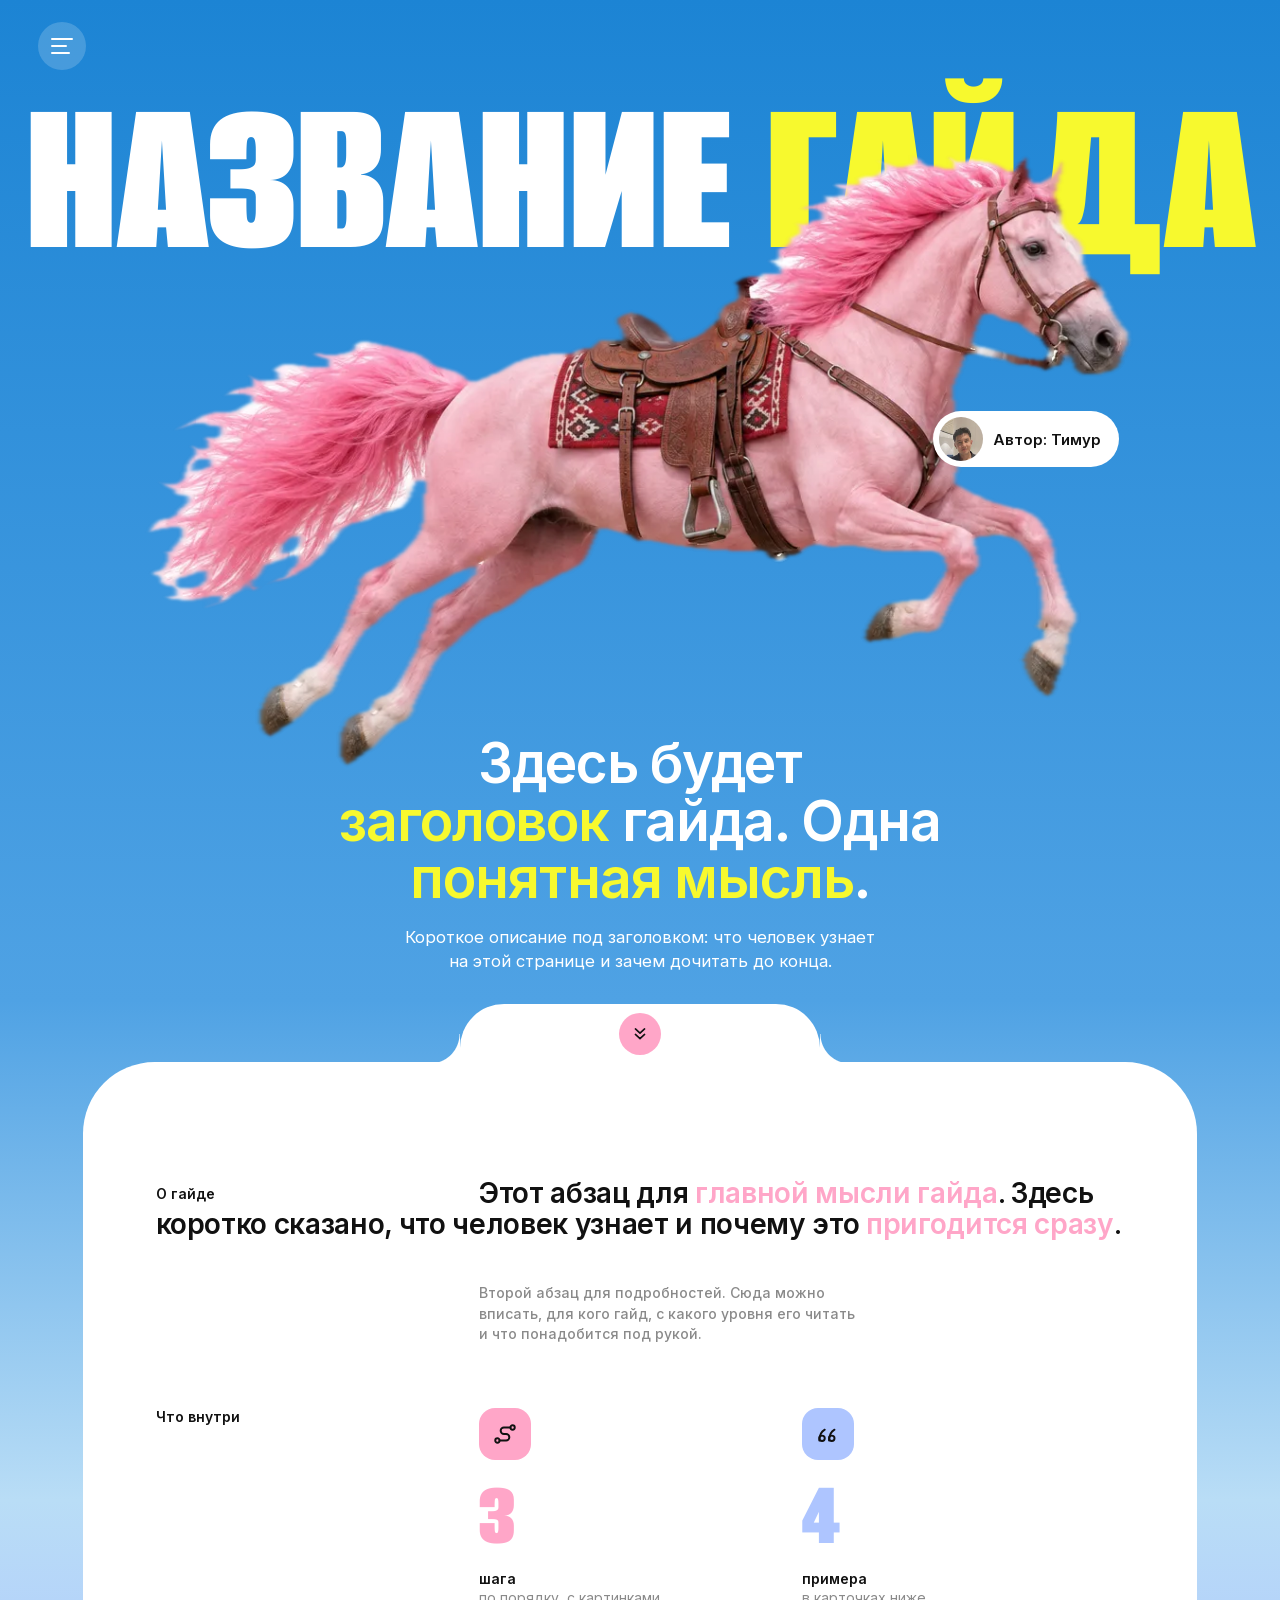
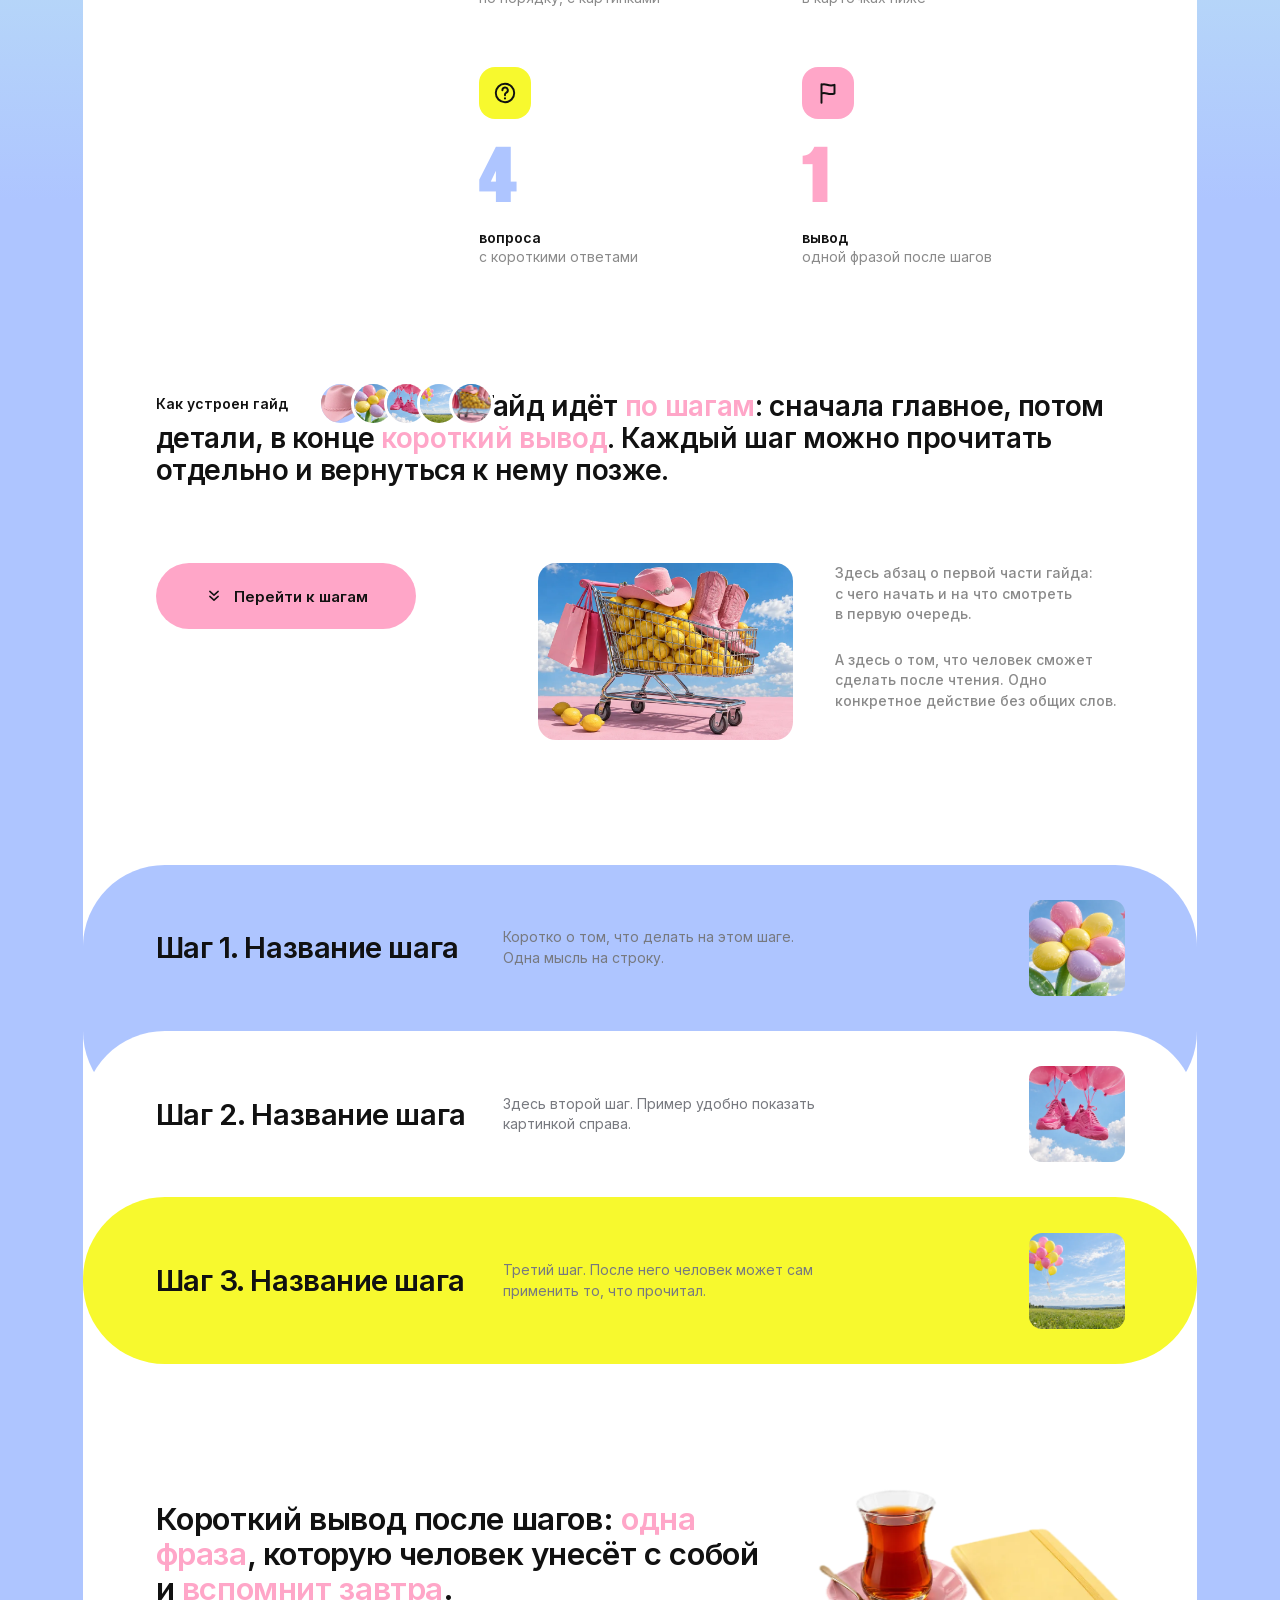
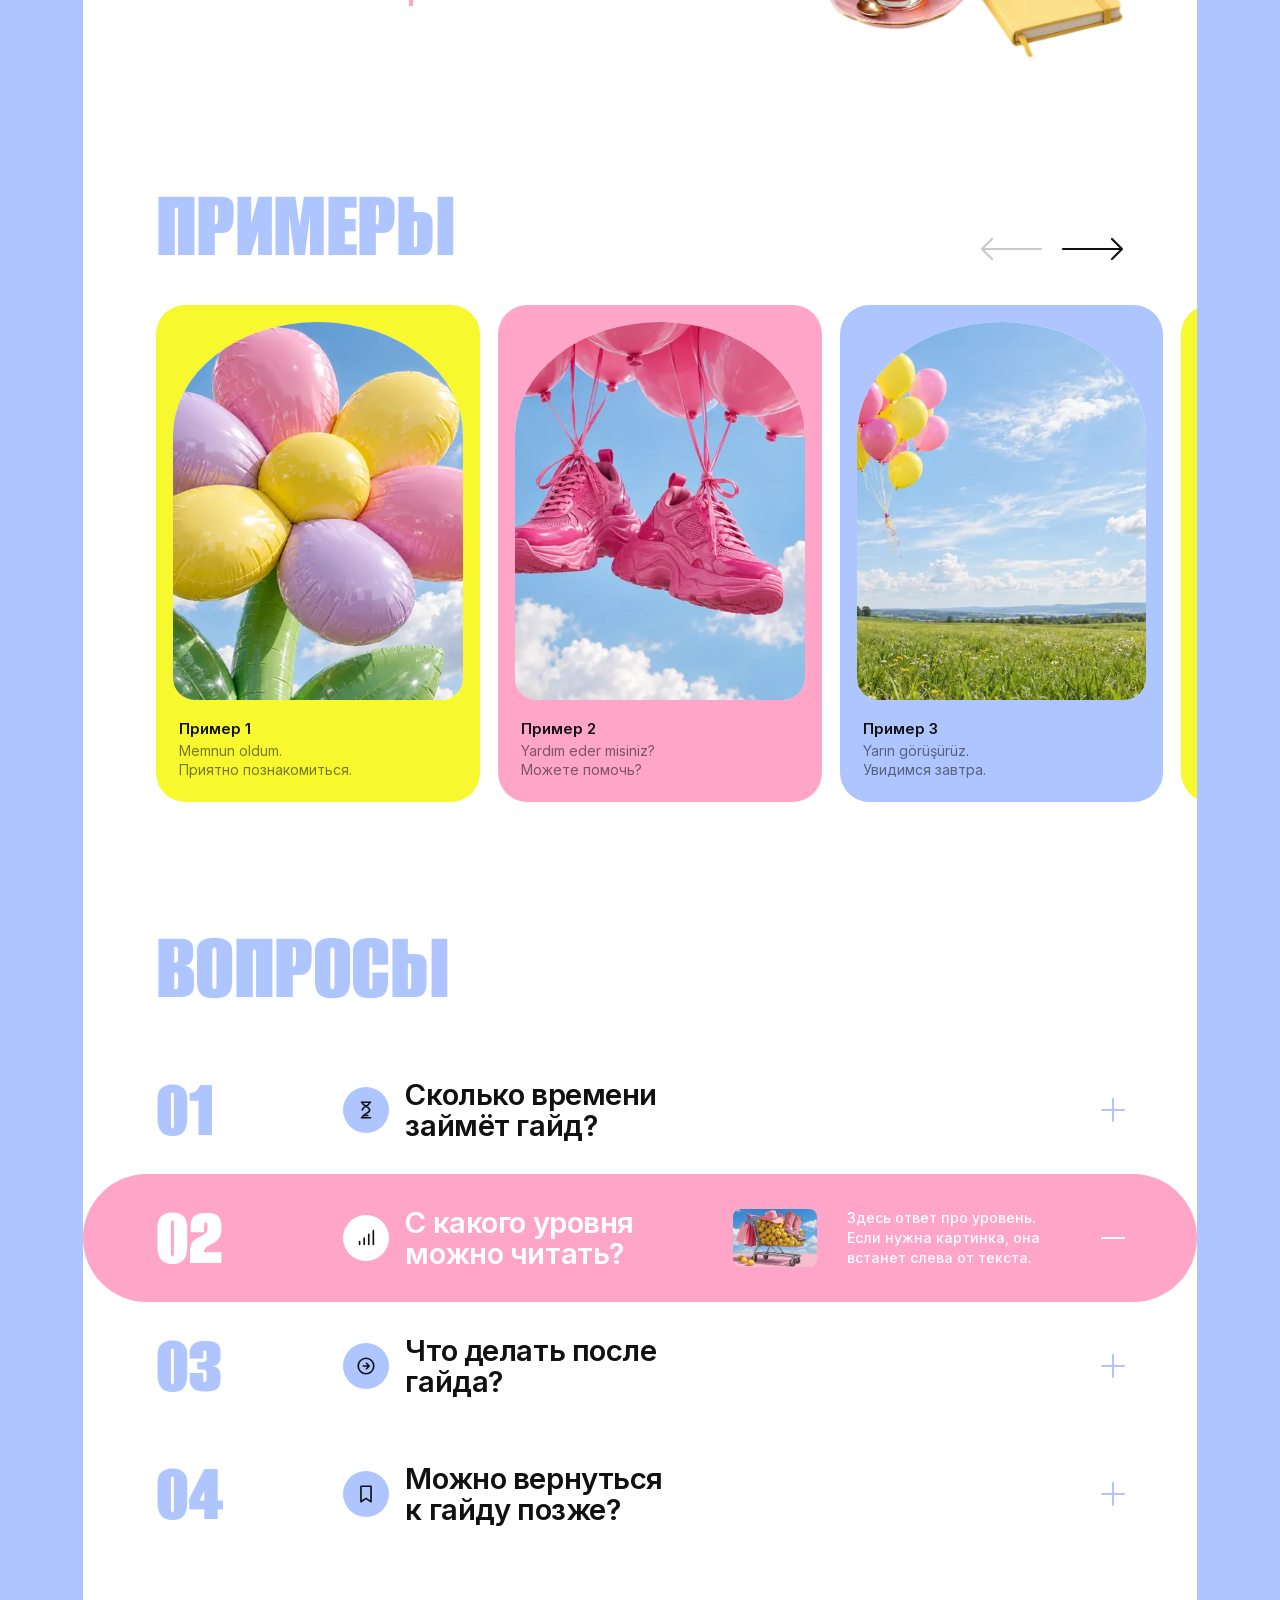
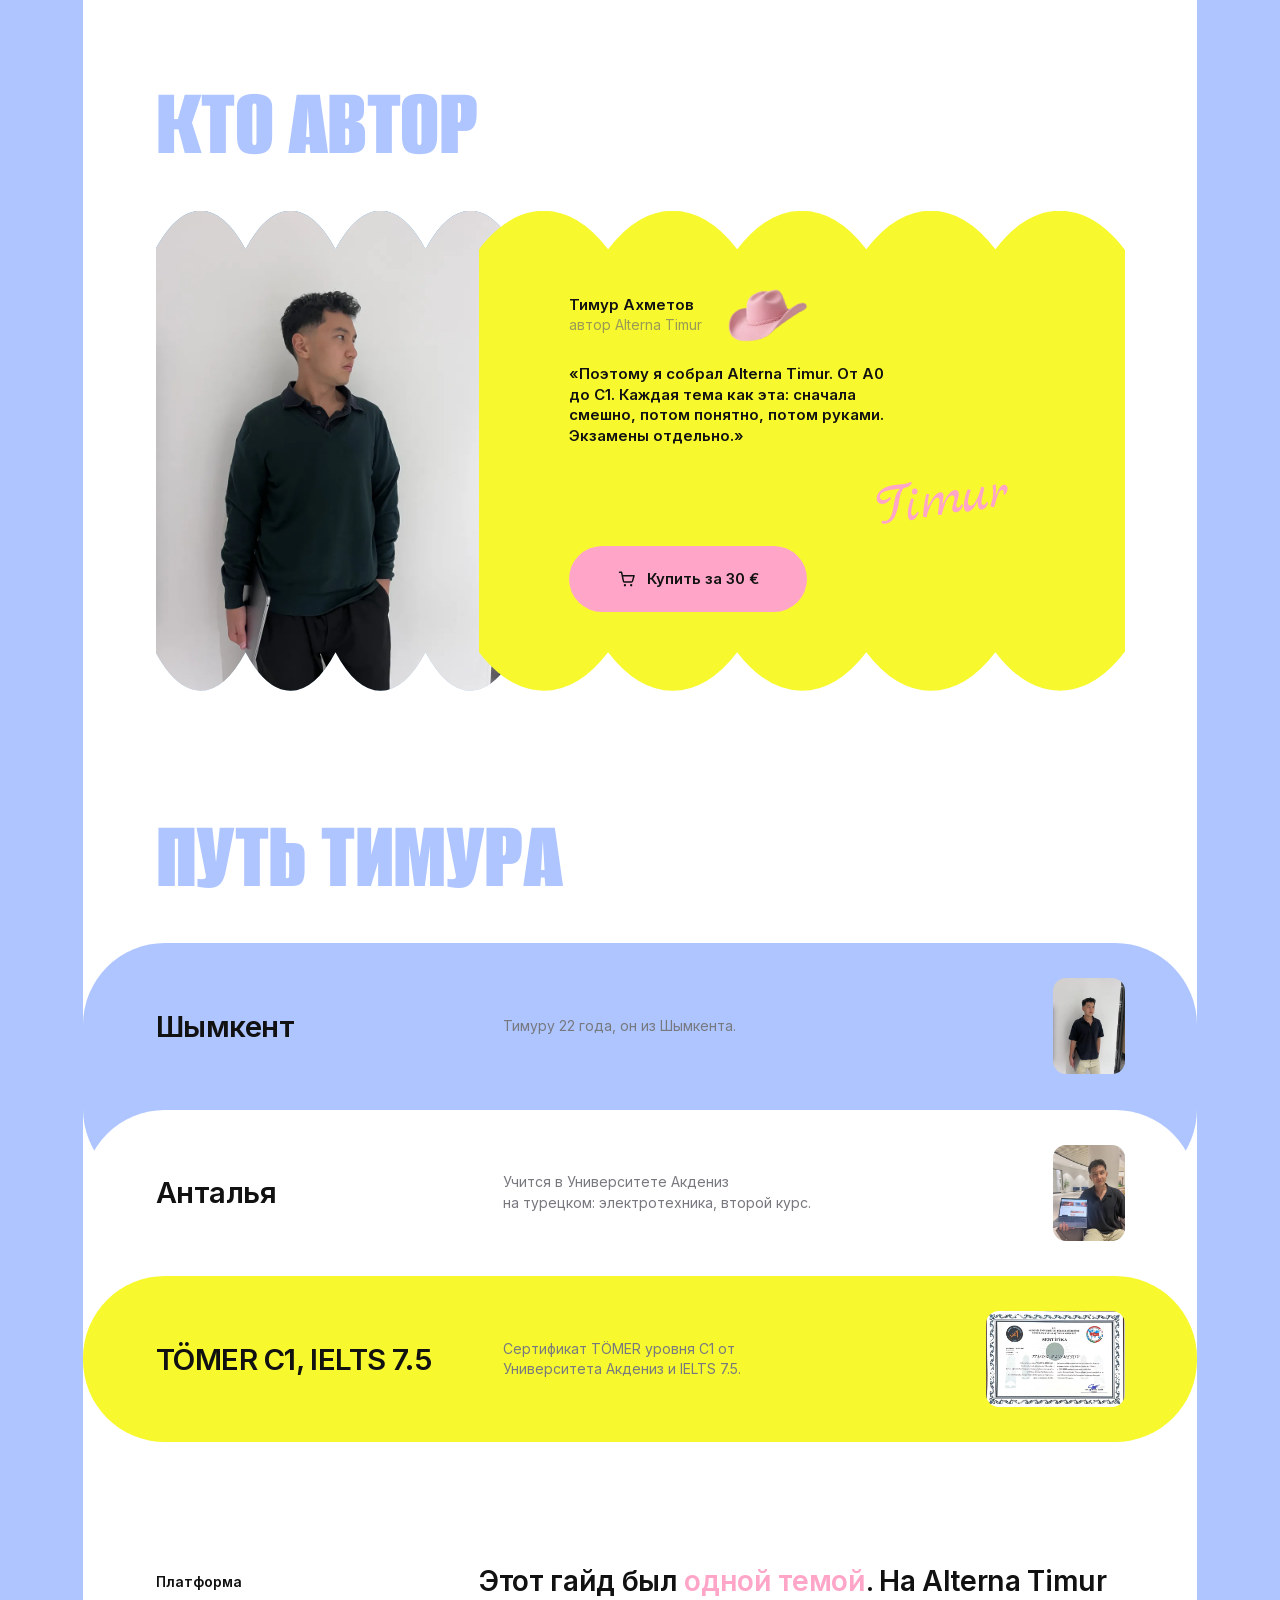
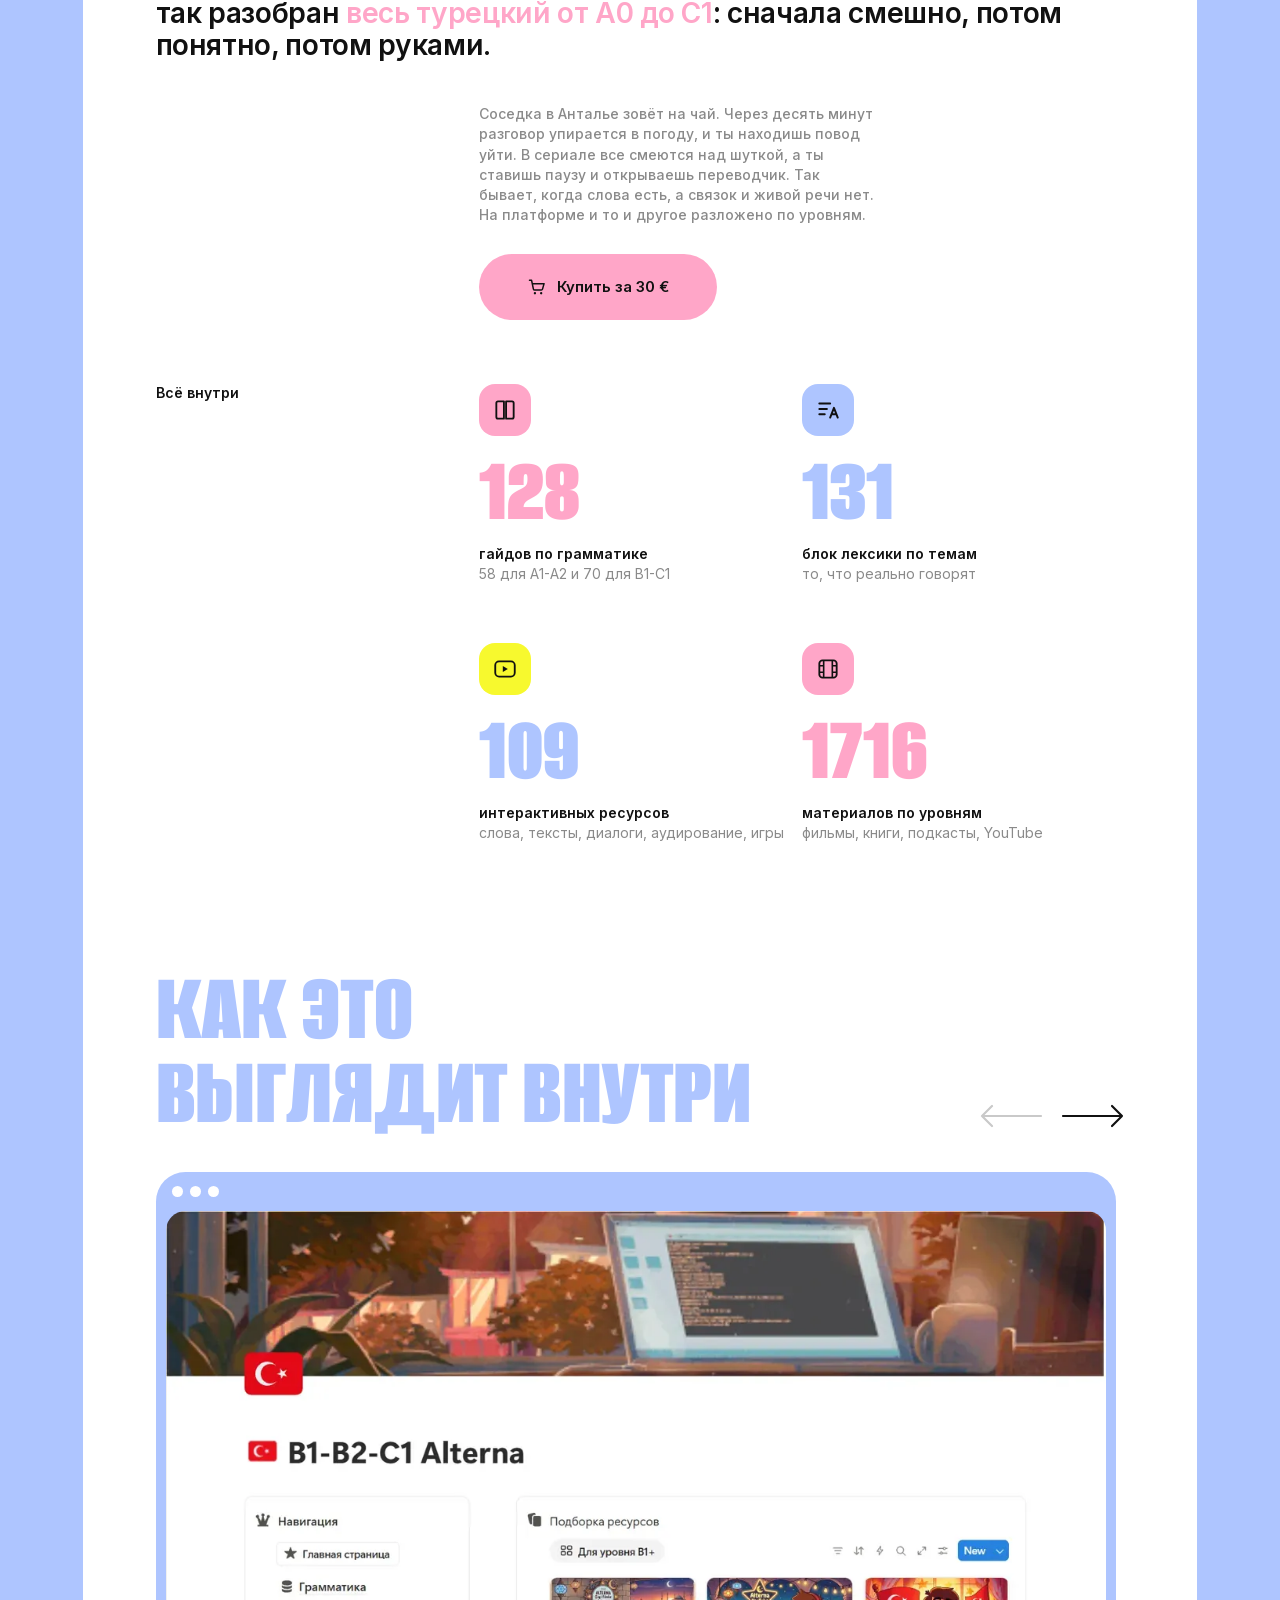
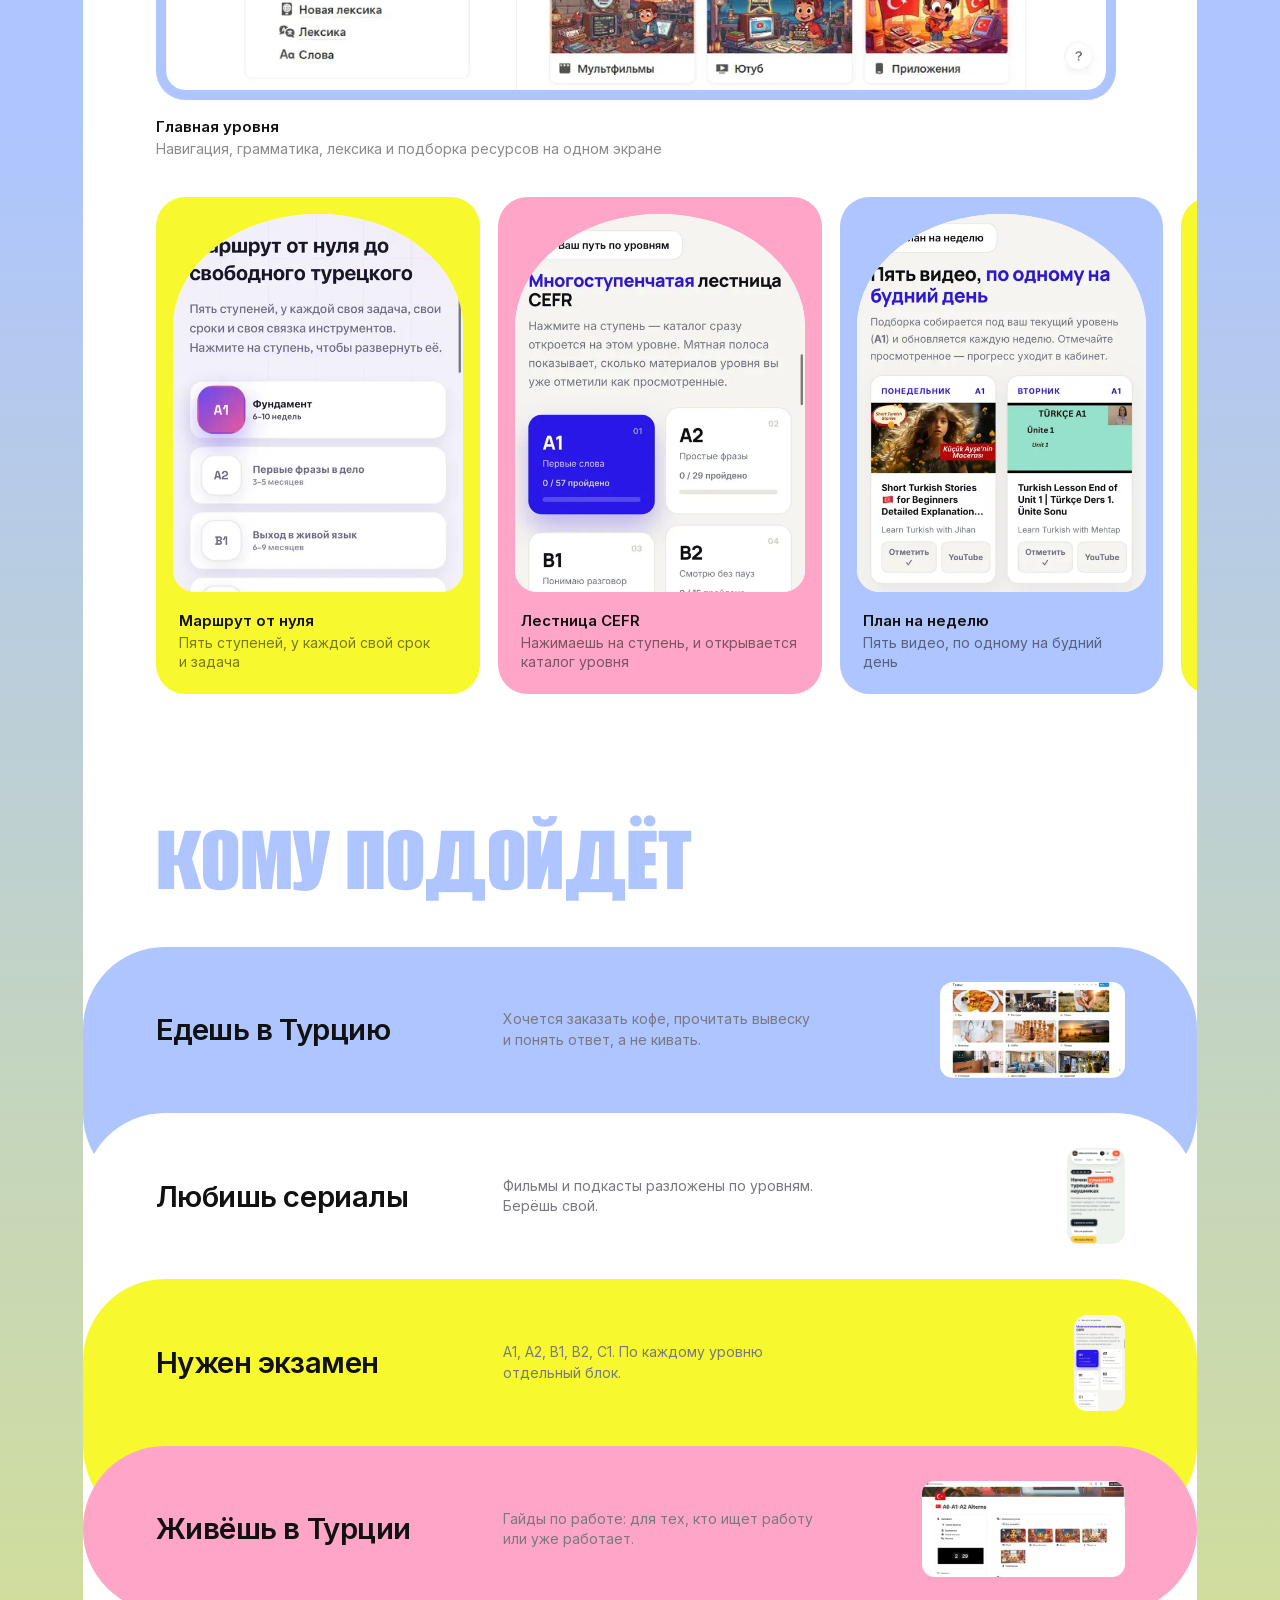
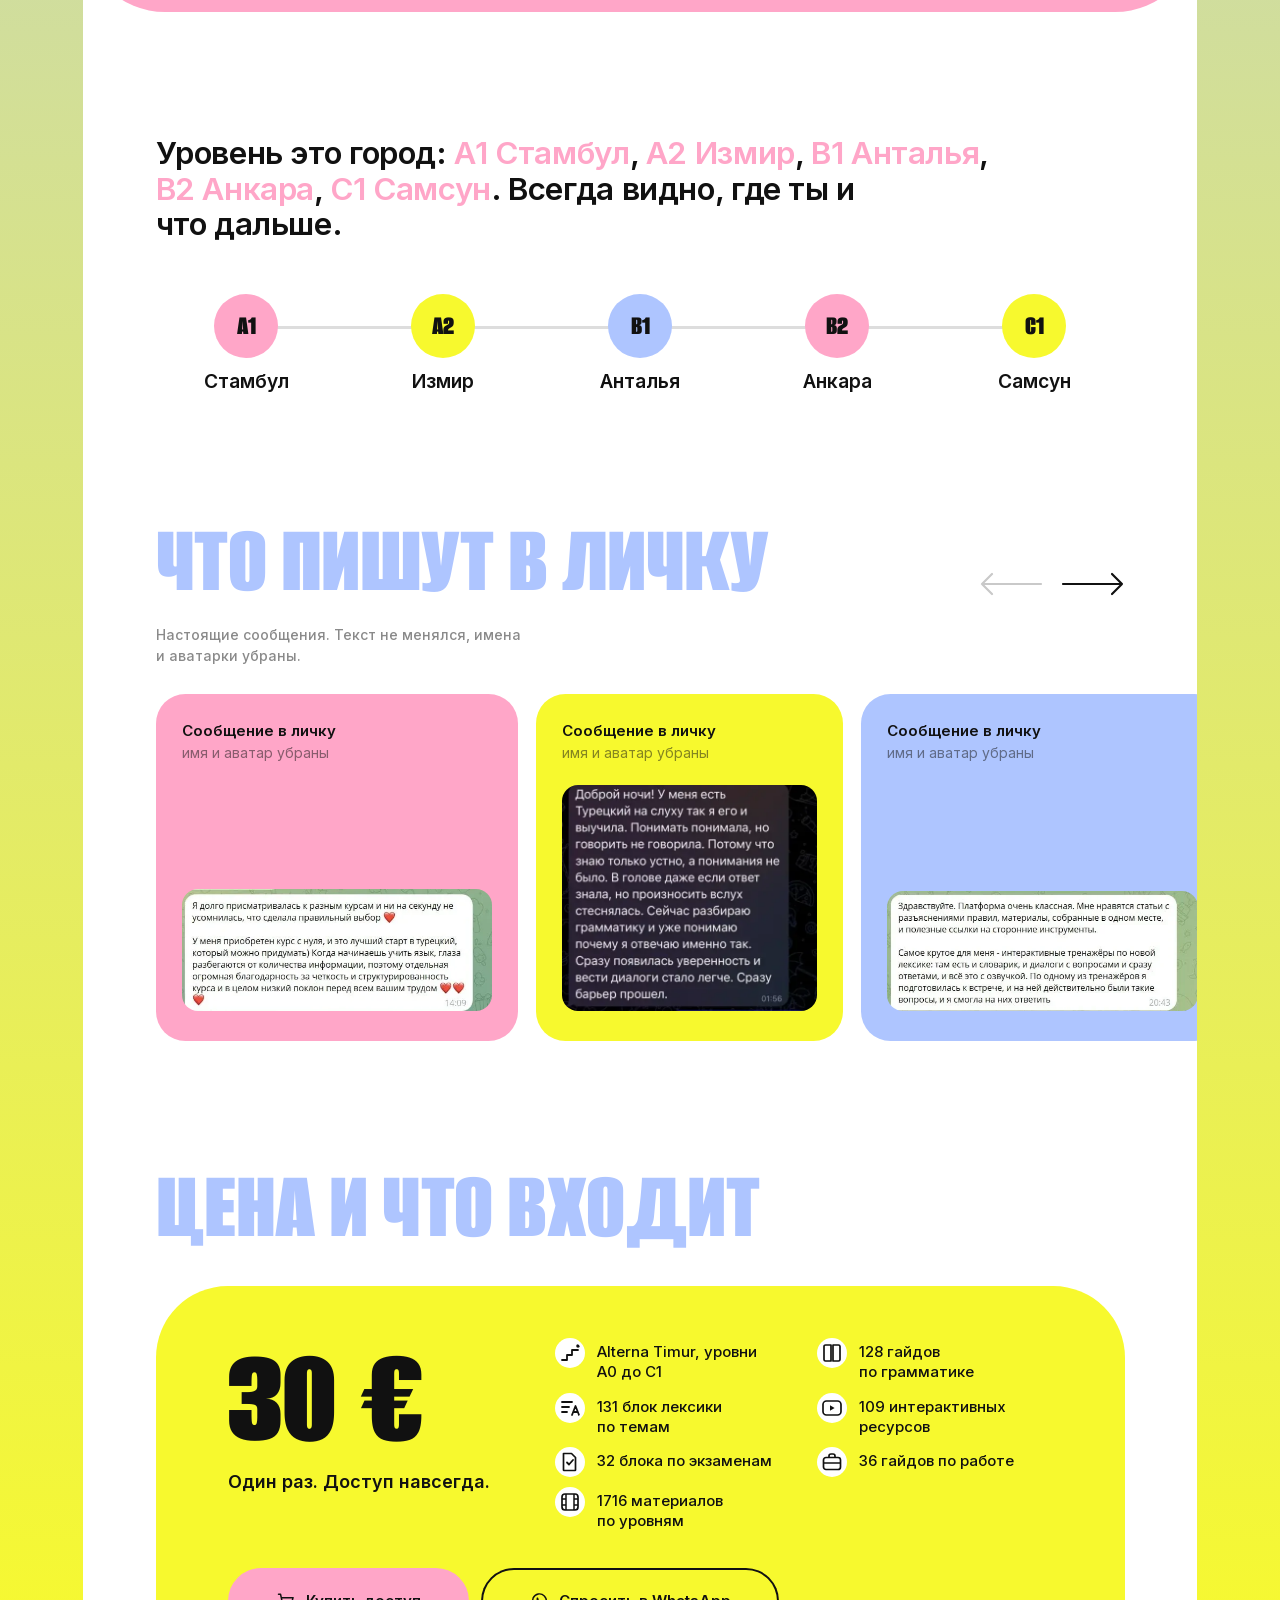
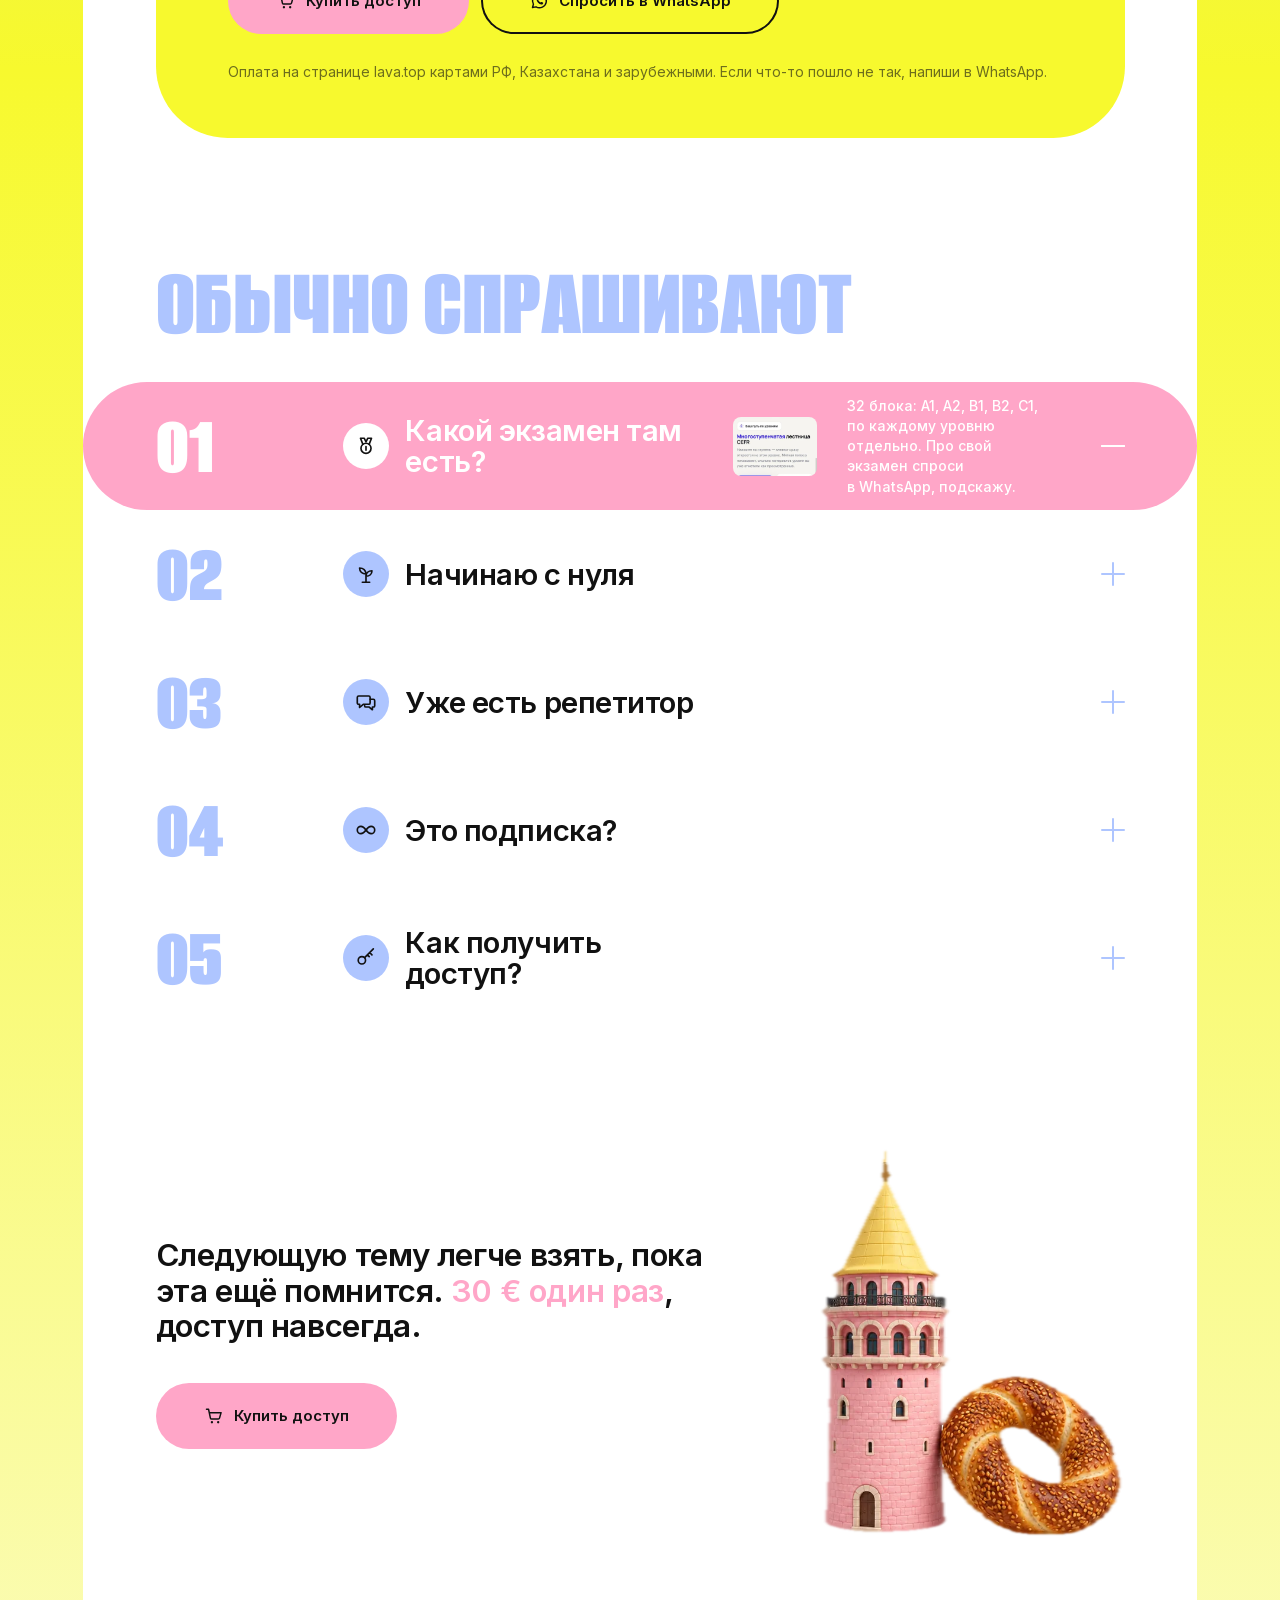
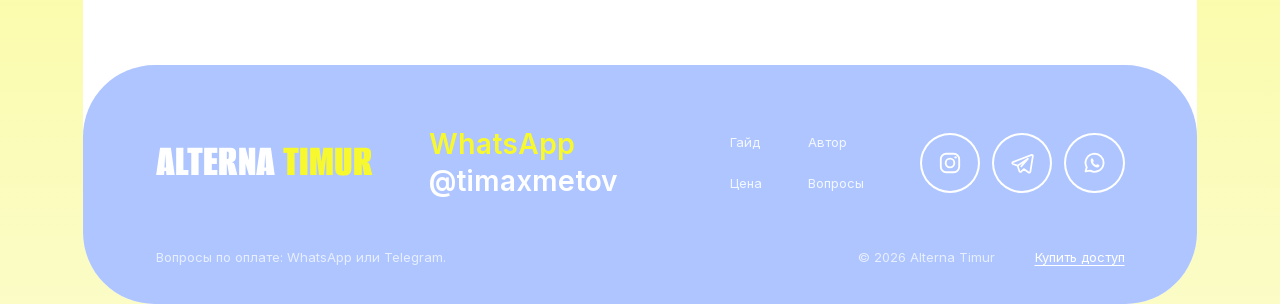
<file: lesson/index.html>
<!doctype html>
<html lang="ru"><head><meta charset="utf-8"><meta name="viewport" content="width=device-width, initial-scale=1">
<title>Гайд</title><meta http-equiv="refresh" content="0; url=../tr/"><link rel="canonical" href="../tr/">
<script>location.replace("../tr/" + location.hash)</script>
<style>body{margin:0;min-height:100vh;display:grid;place-items:center;font:600 18px/1.4 system-ui,sans-serif;background:#1C84D4;color:#fff}a{color:#F7F92E}</style>
</head><body><p>Открываем гайд: <a href="../tr/">../tr/</a></p></body></html>
</file>
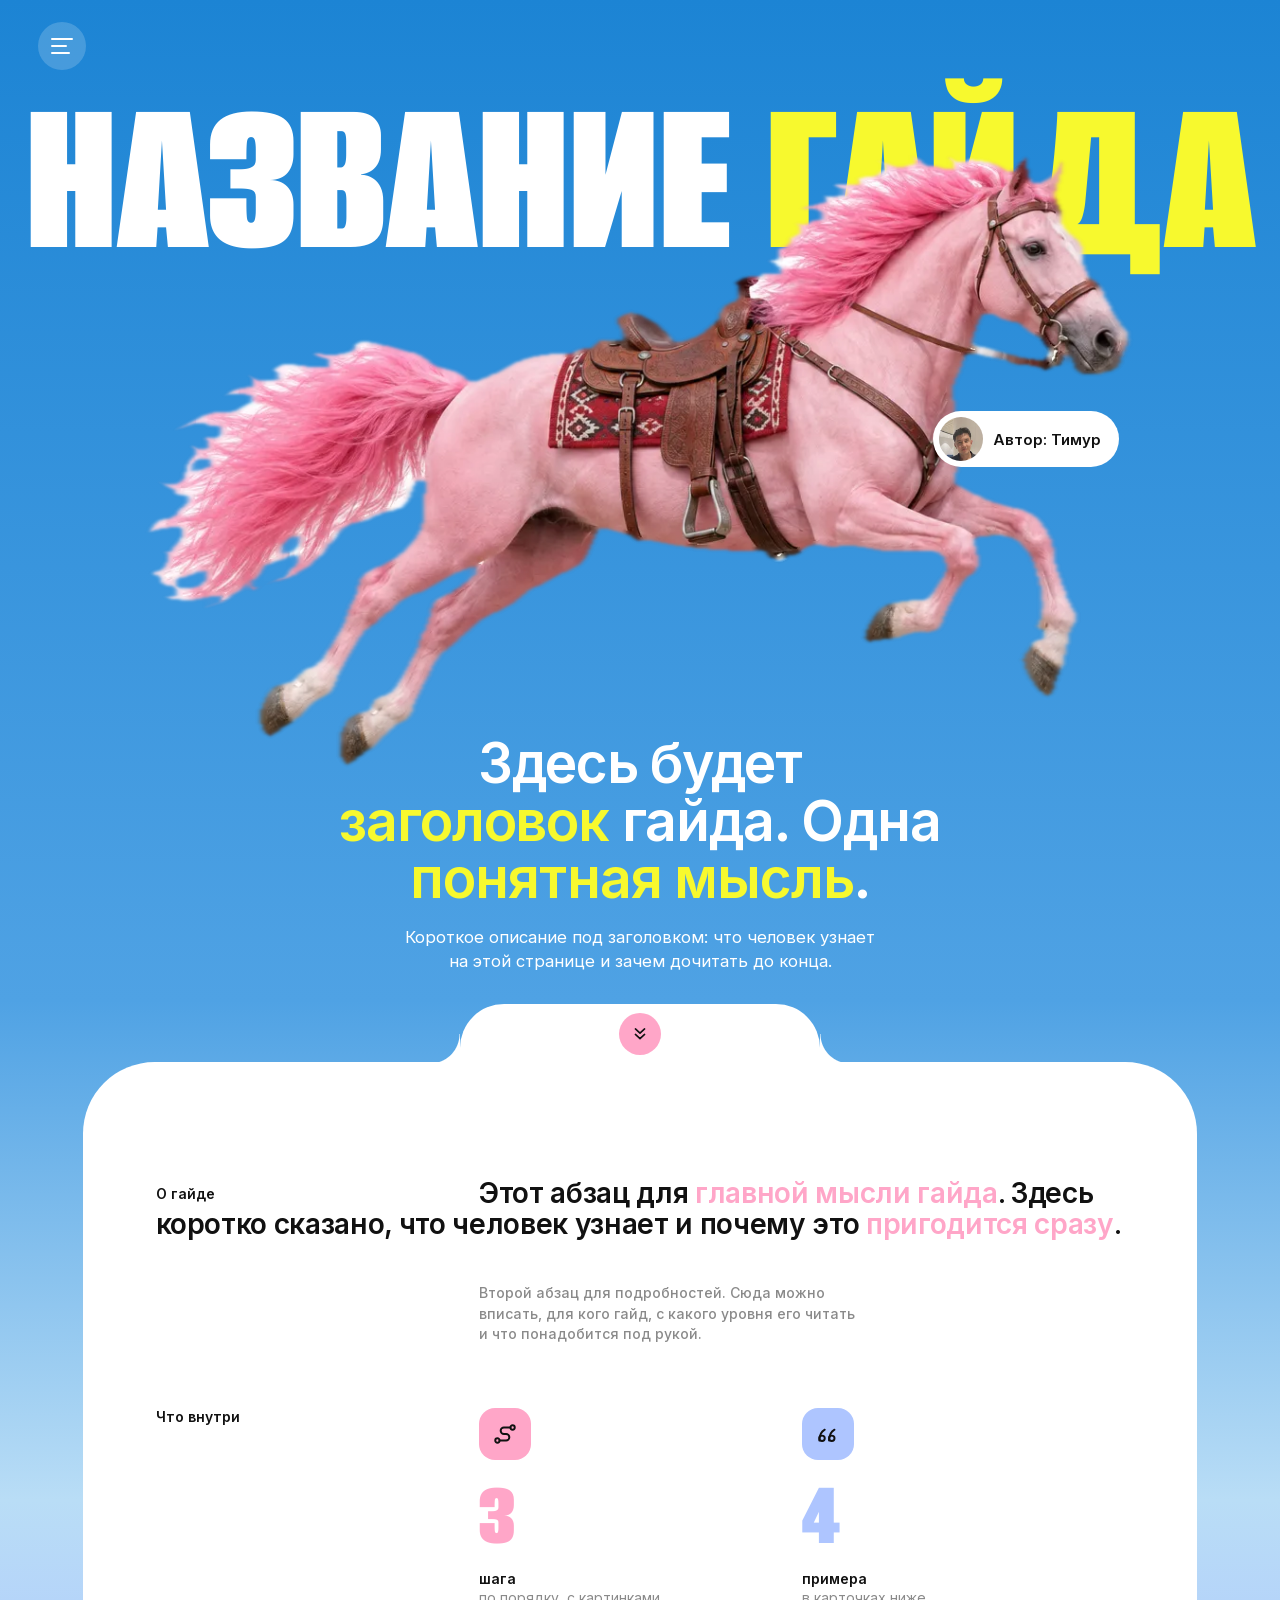
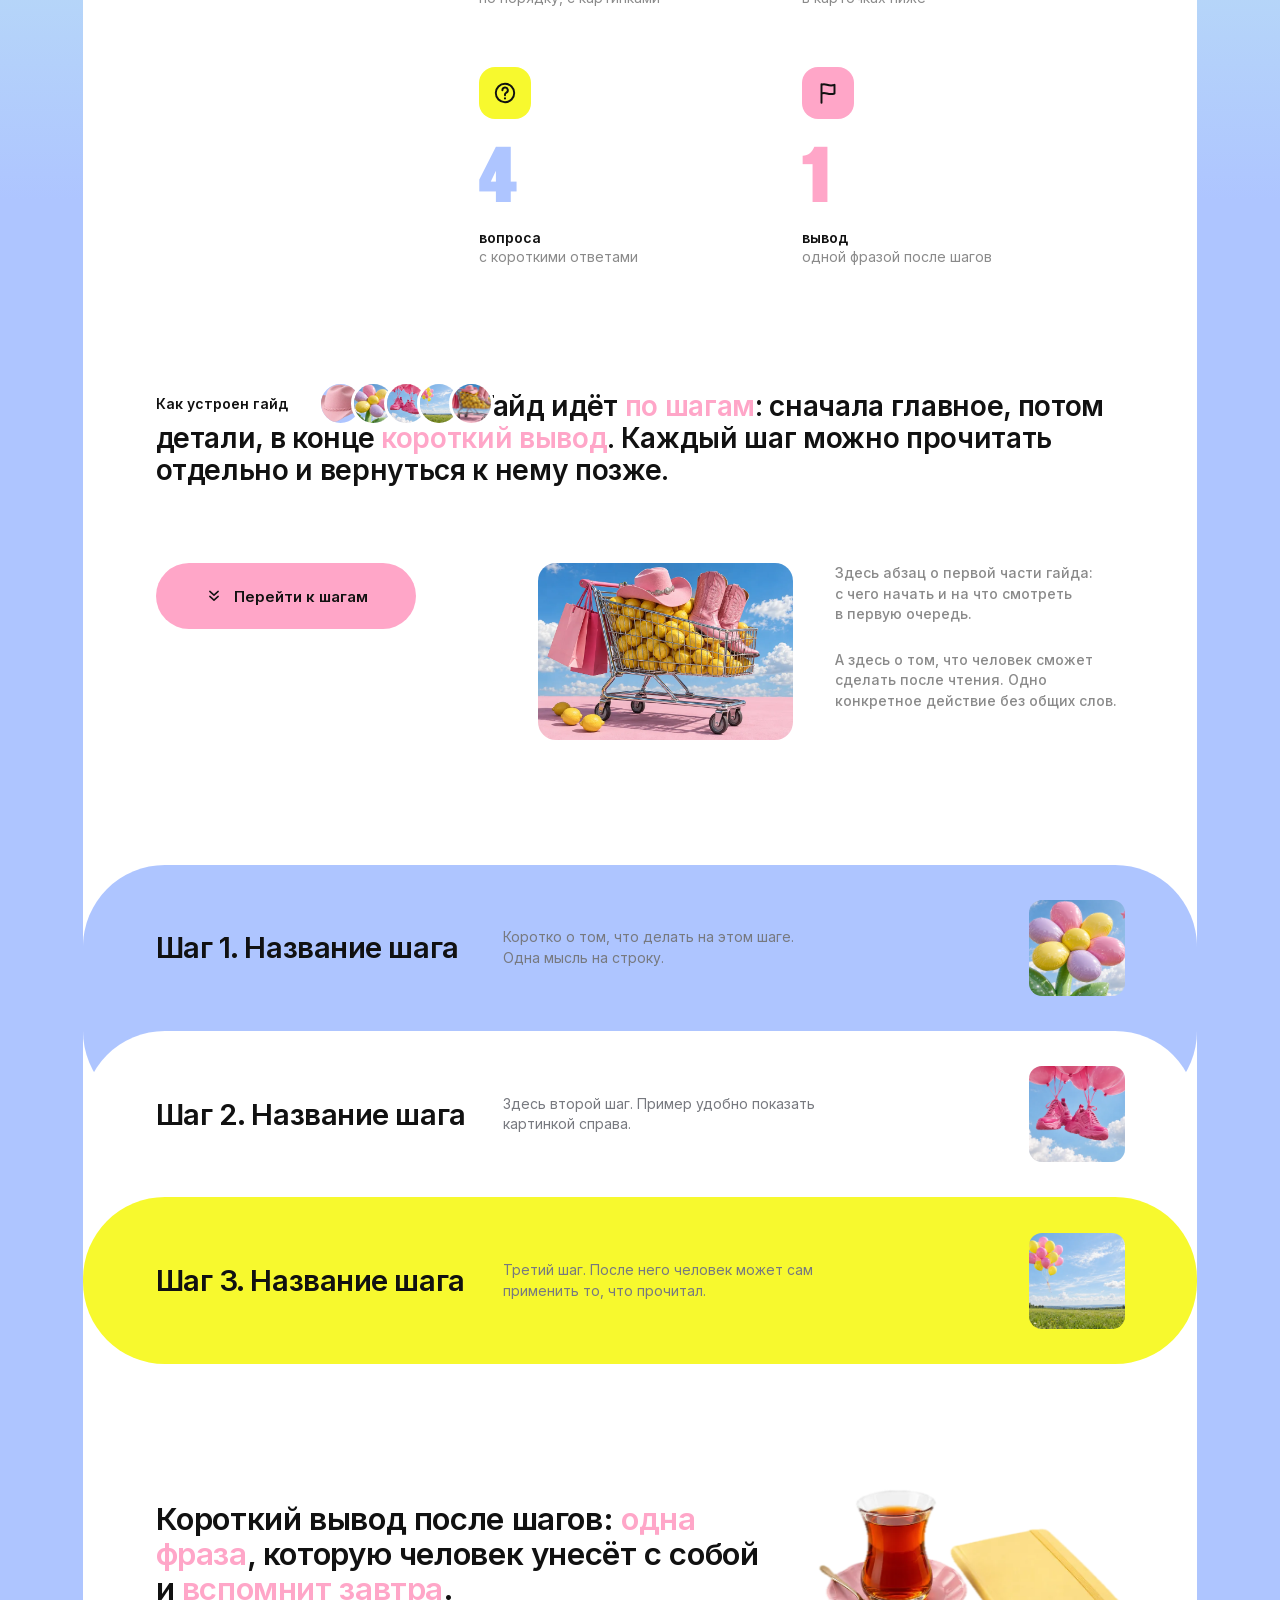
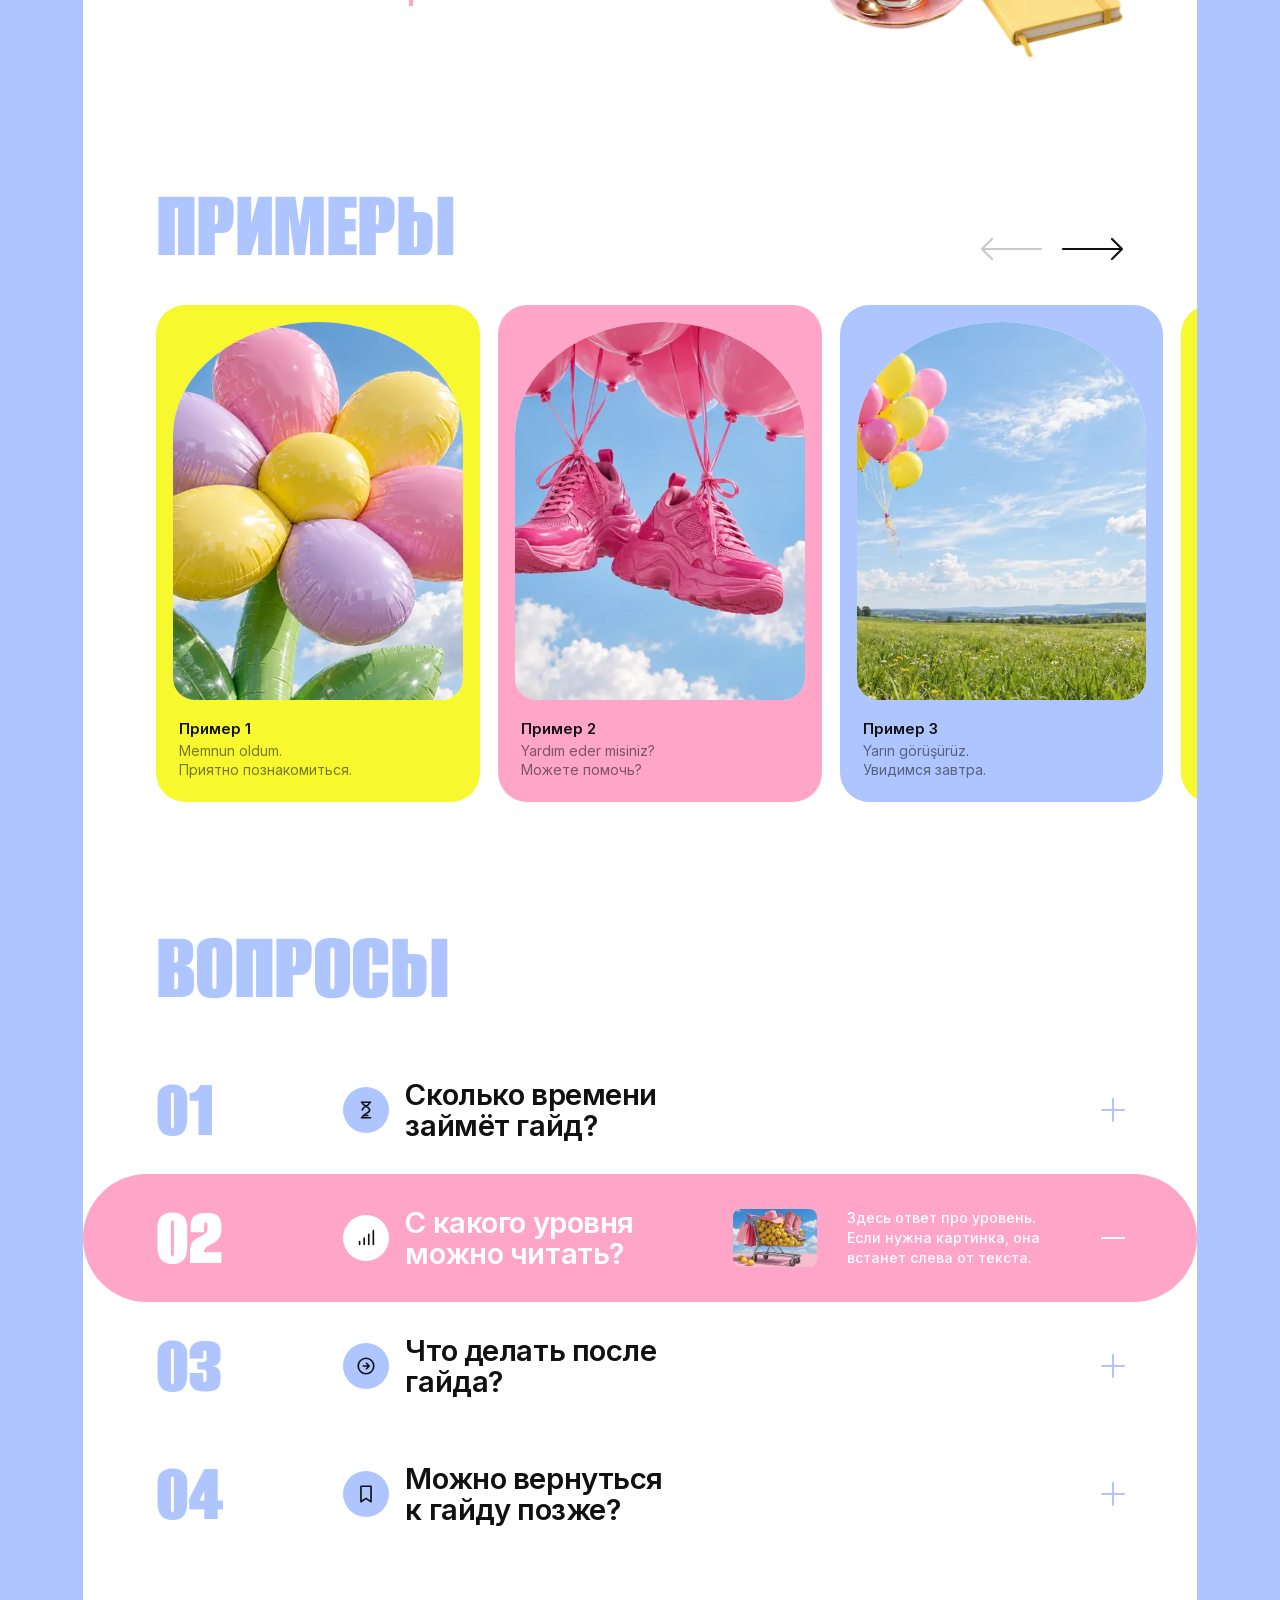
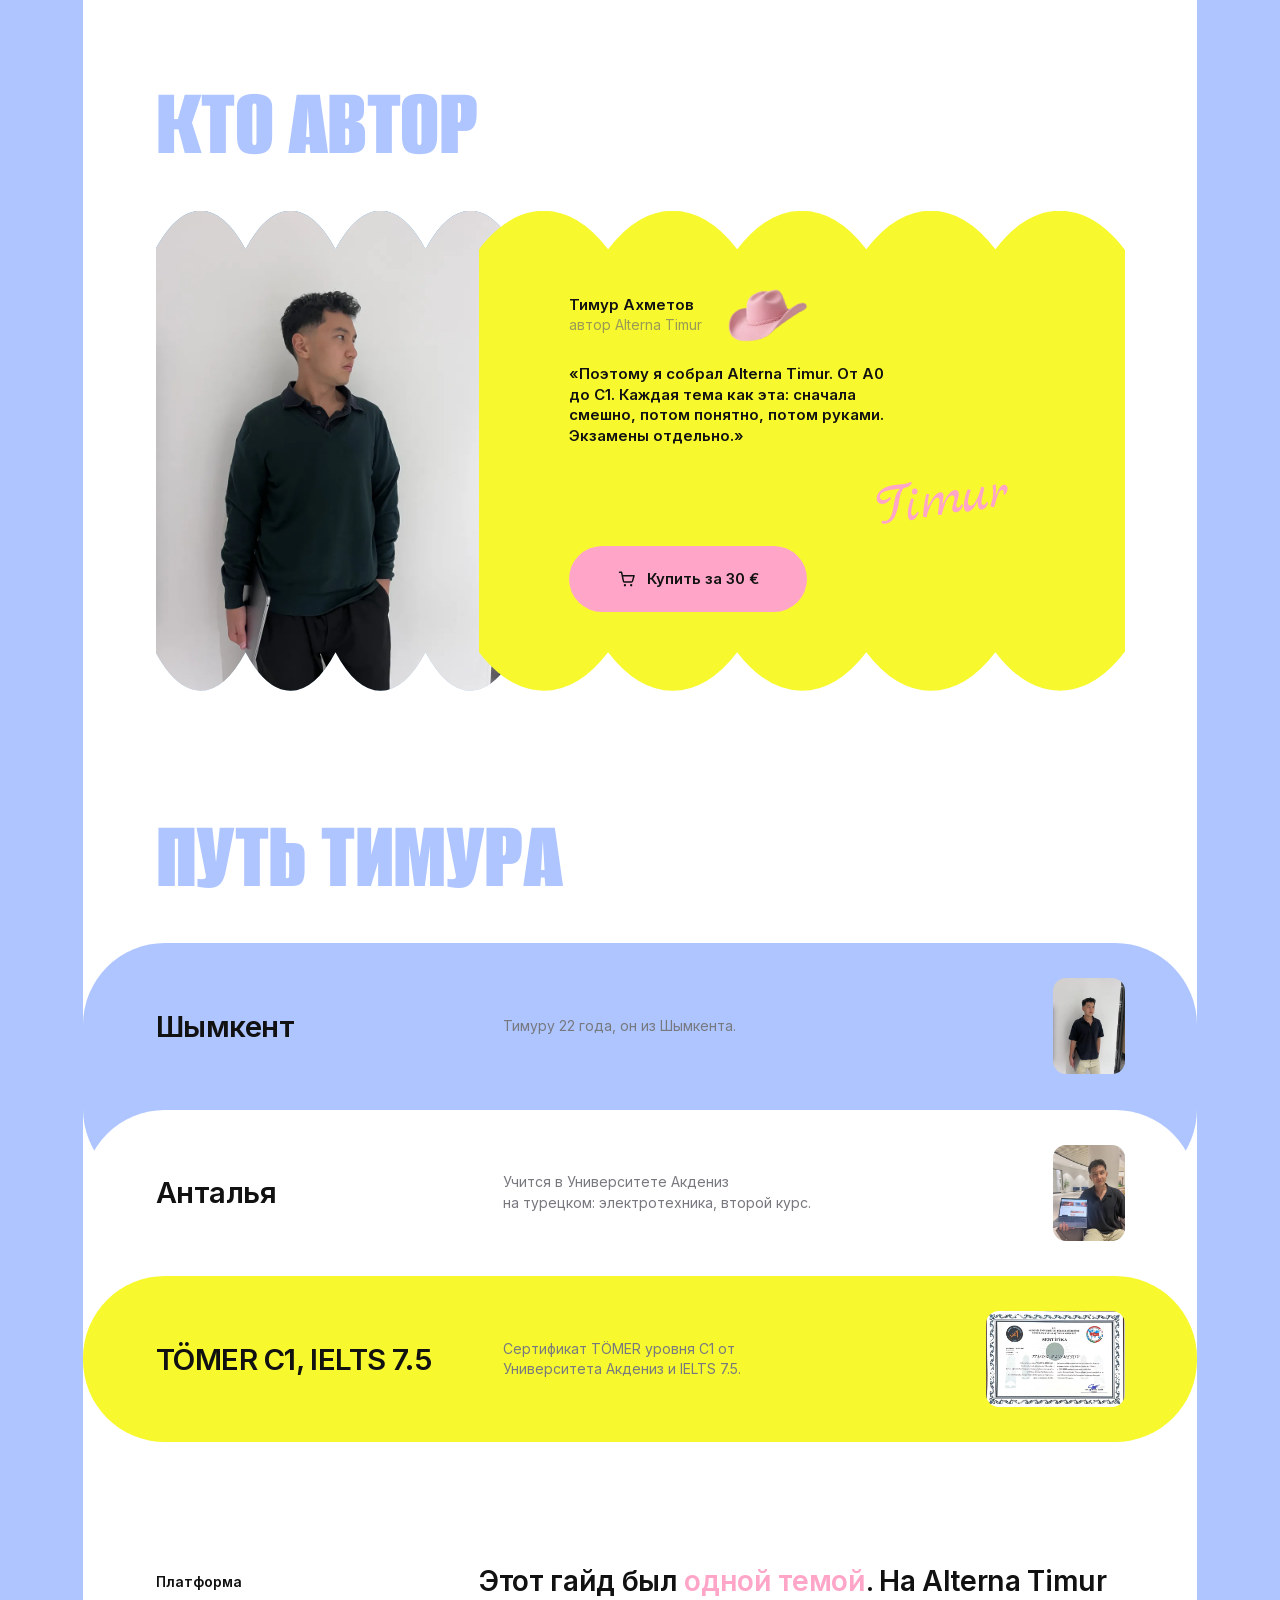
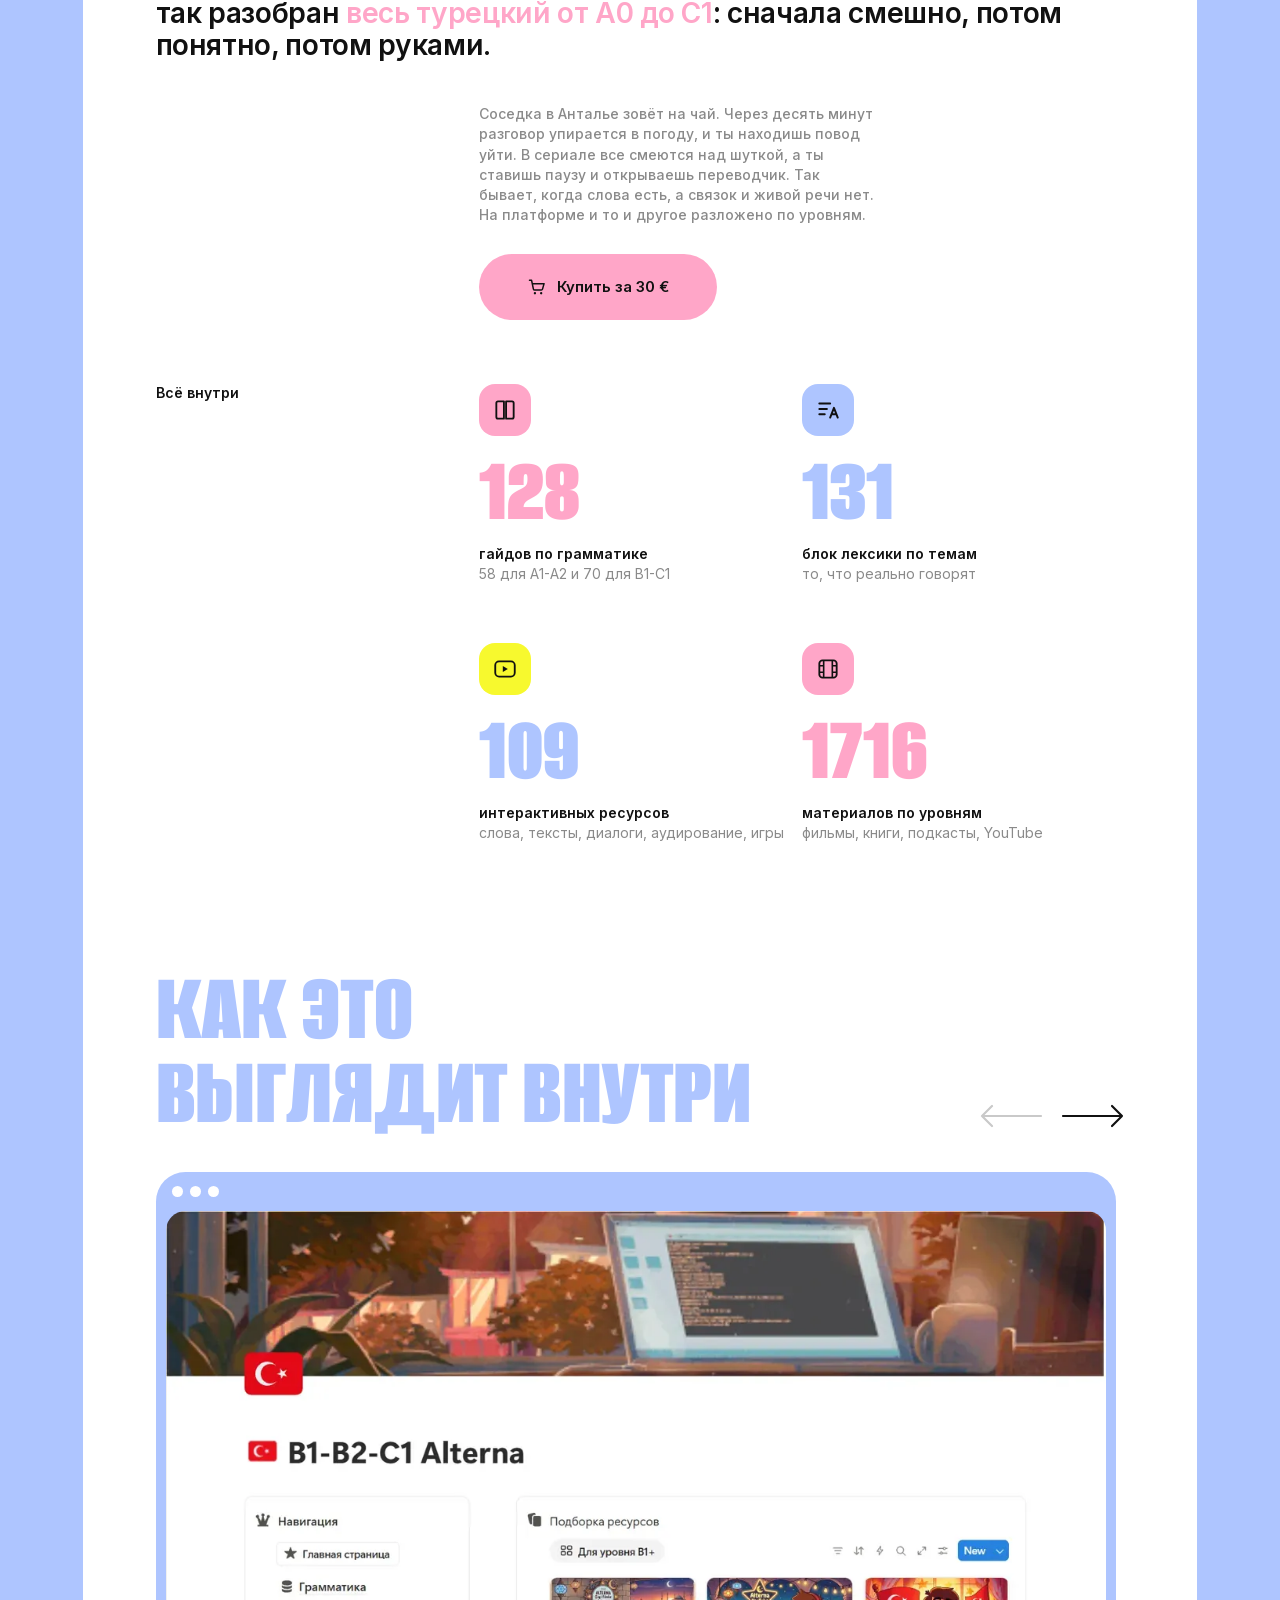
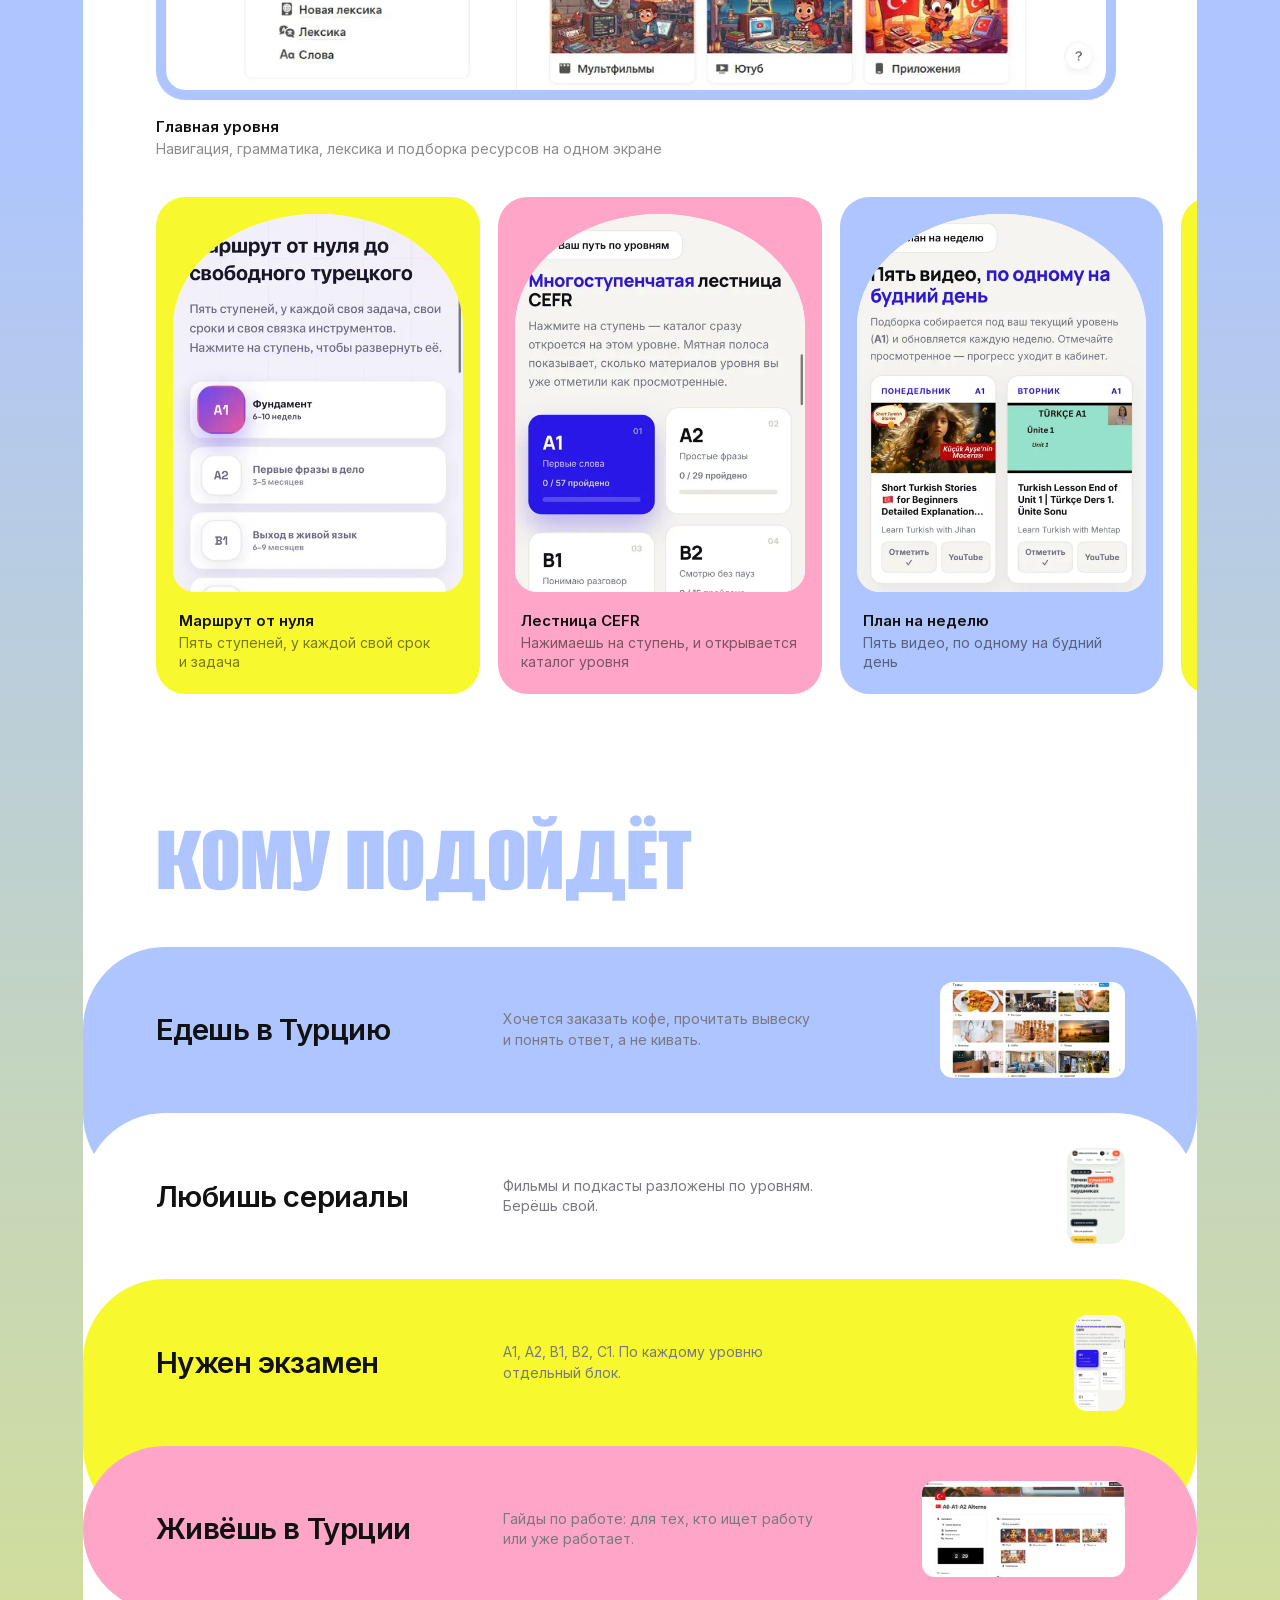
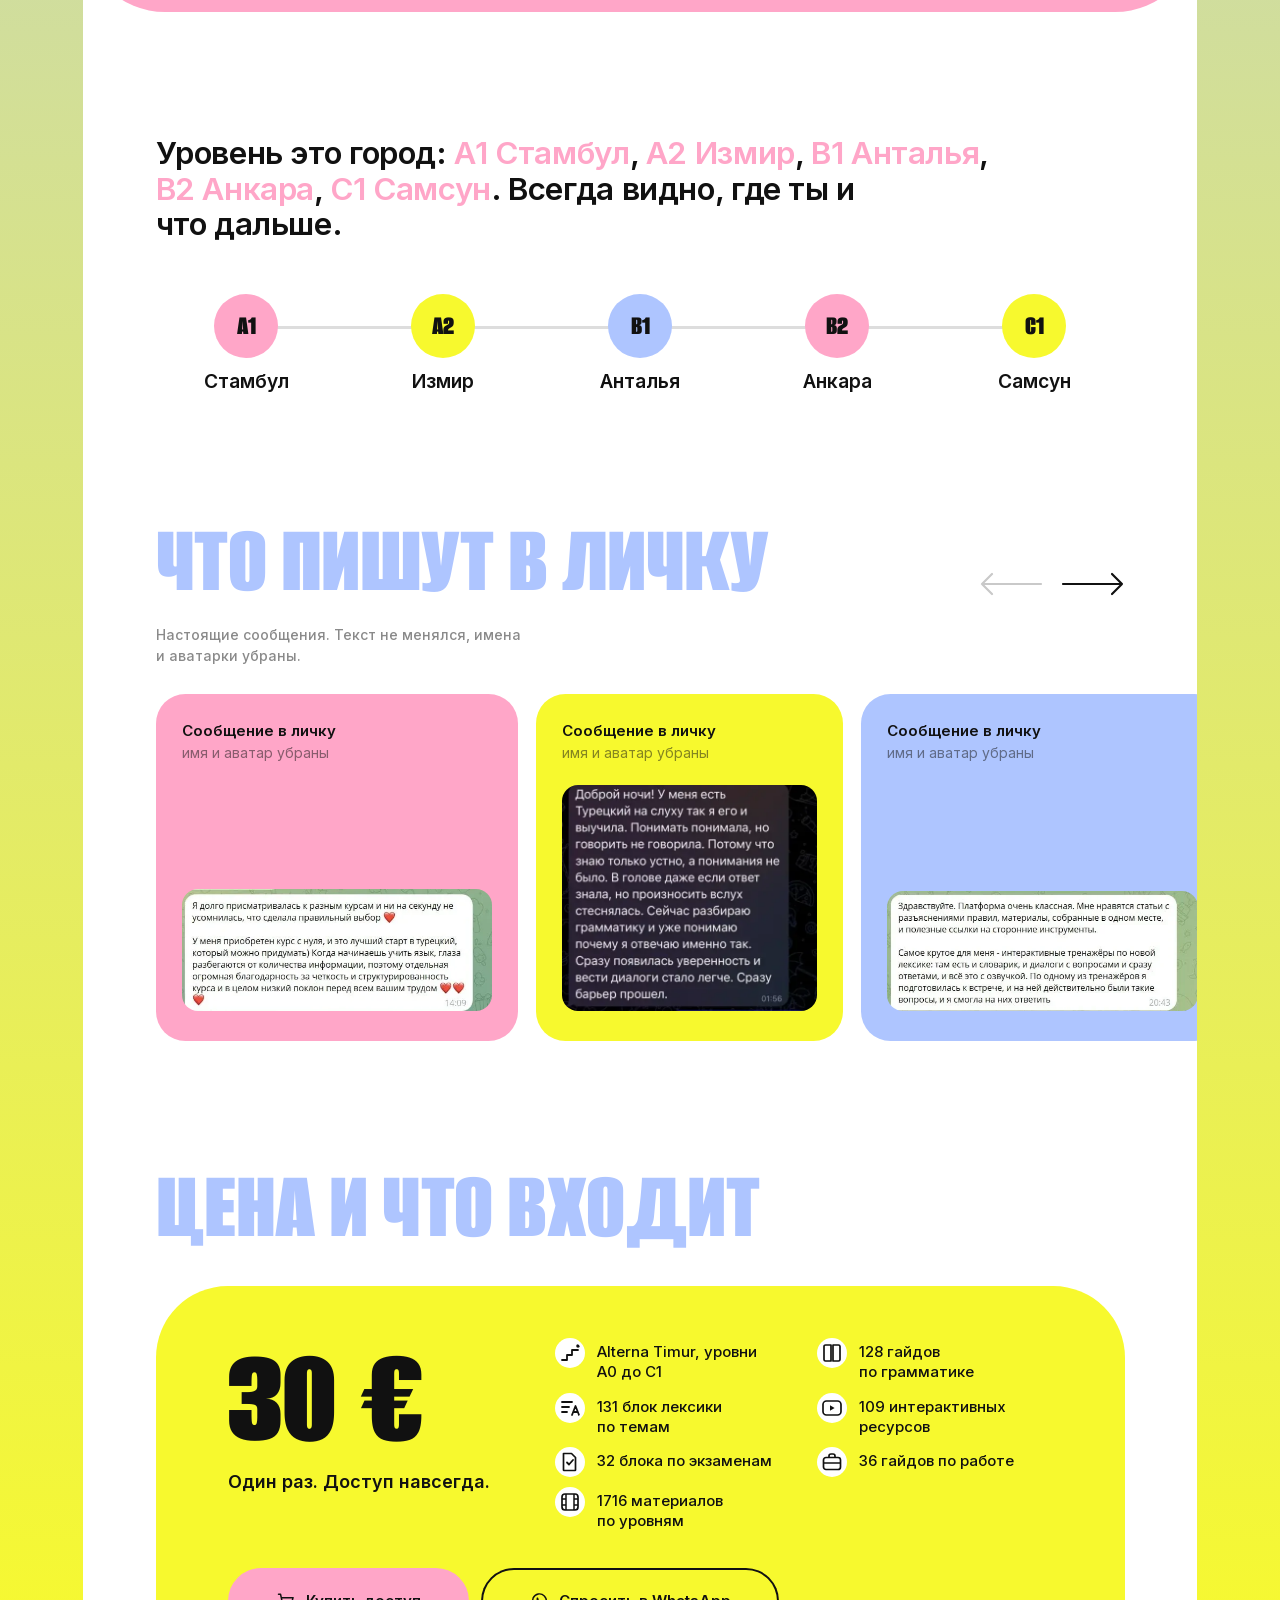
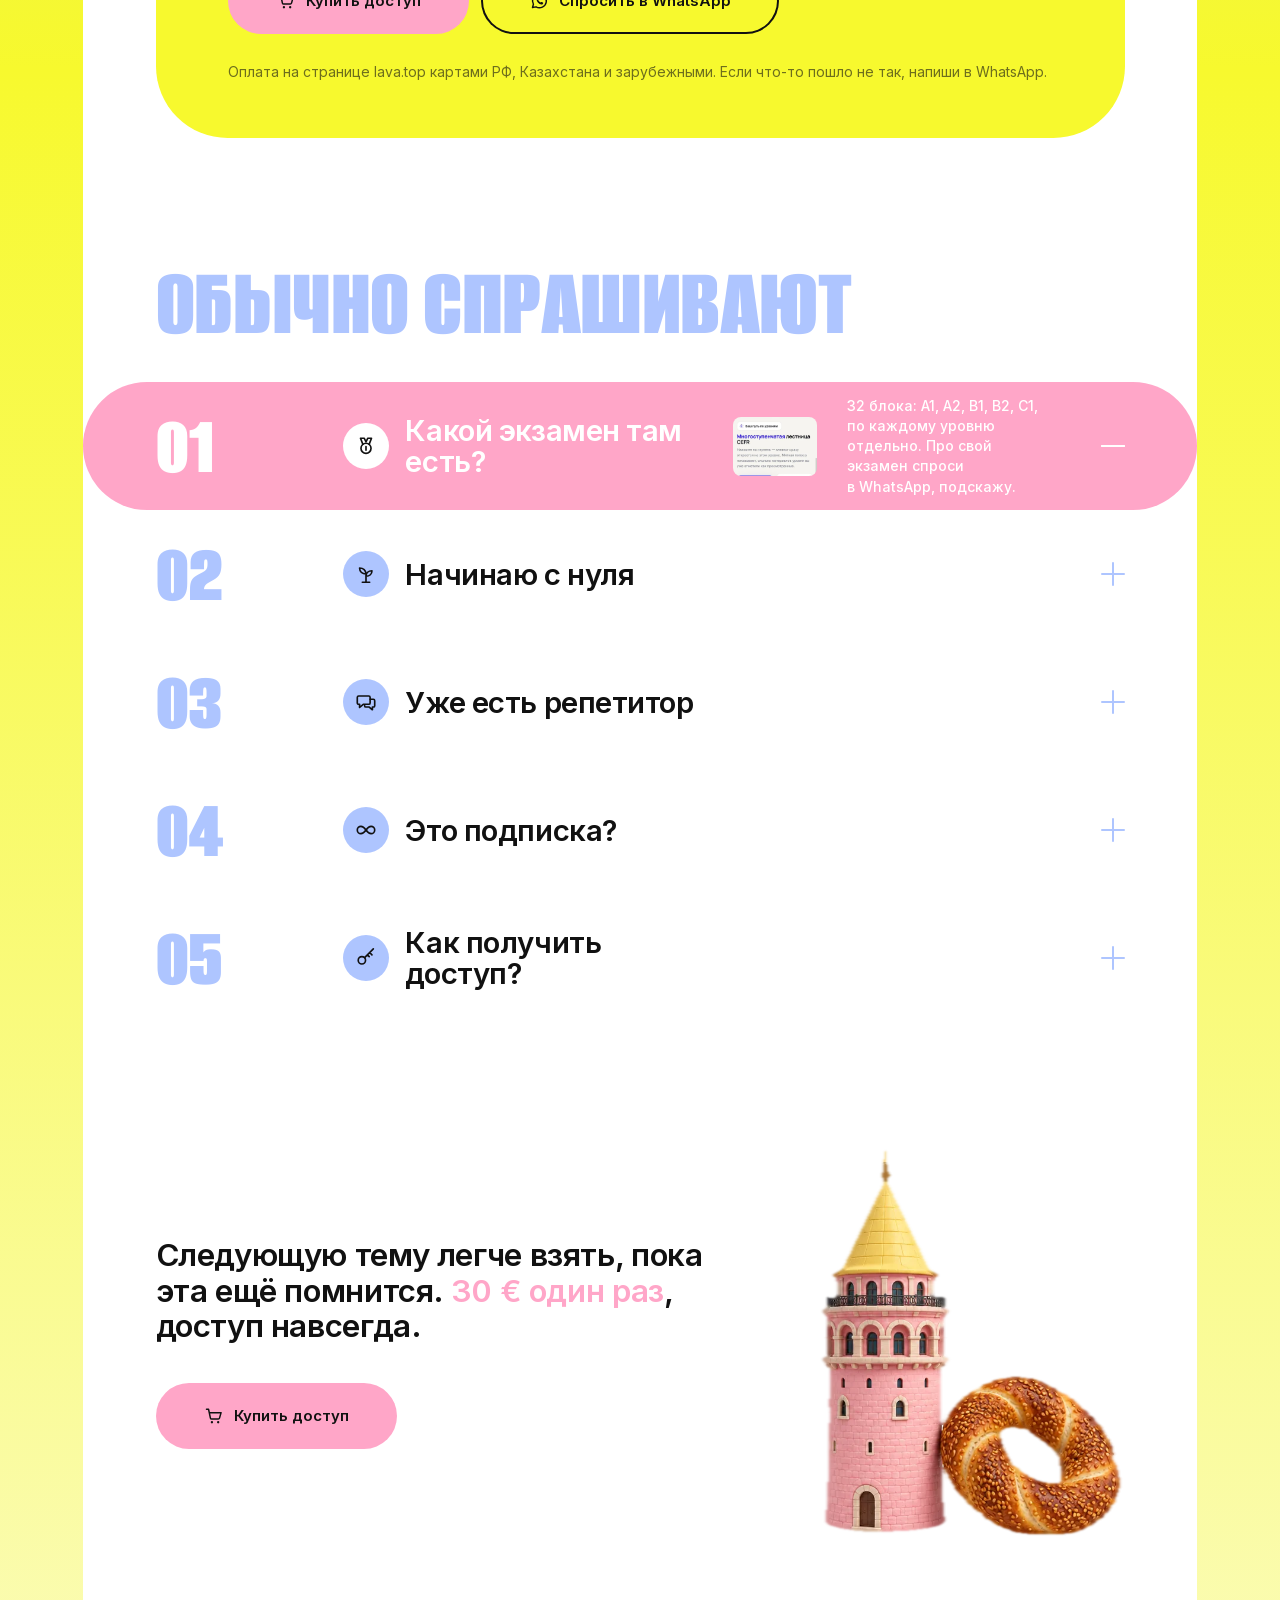
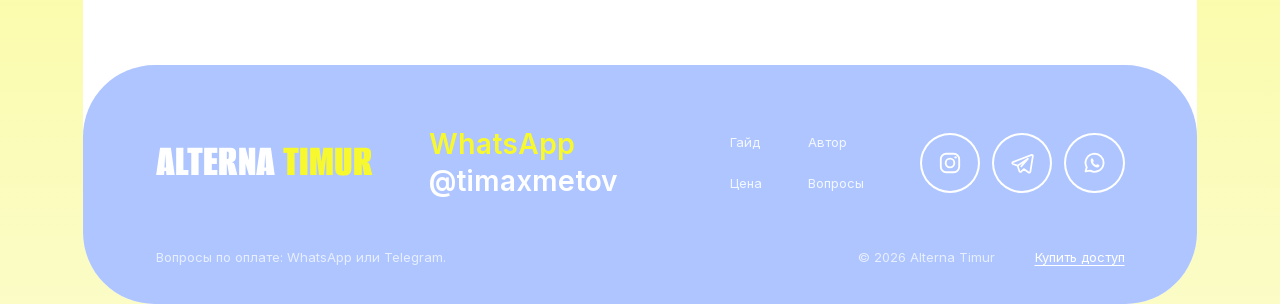
<file: tr/index.html>
<!doctype html>
<html lang="ru">
<head>
<meta charset="utf-8">
<meta name="viewport" content="width=device-width, initial-scale=1">
<title>Название гайда</title>
<meta name="description" content="Короткое описание гайда для превью ссылки.">
<meta property="og:title" content="Название гайда">
<meta property="og:description" content="Короткое описание гайда для превью ссылки.">
<meta property="og:type" content="website">
<meta name="theme-color" content="#1C84D4">
<link rel="icon" href="../assets/favicon.svg" type="image/svg+xml">
<link rel="preload" href="../assets/fonts/alumni-sans-900-cyrillic.woff2" as="font" type="font/woff2" crossorigin>
<link rel="preload" href="../assets/fonts/inter-cyrillic.woff2" as="font" type="font/woff2" crossorigin>
<link rel="stylesheet" href="../assets/style.css">
<style>:root{--pink:#FFA6C8;--yellow:#F7F92E;--blue:#AEC5FF;--sky-top:#1C84D4;--sky-bottom:#B9DDF6;--ink:#111111;--grey:#8A8A8A;--white:#FFFFFF;--f-display:'Alumni Sans', 'Oswald', Impact, sans-serif;--f-body:'Inter', system-ui, -apple-system, sans-serif;--f-script:'Marck Script', cursive;--h-case:uppercase}</style>
<script src="../assets/app.js" defer></script>
</head>
<body class="v-ad">
<svg width="0" height="0" style="position:absolute" aria-hidden="true" focusable="false">
<defs>
<clipPath id="wv-h4" clipPathUnits="objectBoundingBox"><ellipse cx="0.1250" cy=".5" rx="0.2300" ry=".5"/><ellipse cx="0.3750" cy=".5" rx="0.2300" ry=".5"/><ellipse cx="0.6250" cy=".5" rx="0.2300" ry=".5"/><ellipse cx="0.8750" cy=".5" rx="0.2300" ry=".5"/></clipPath>
<clipPath id="wv-h6" clipPathUnits="objectBoundingBox"><ellipse cx="0.0833" cy=".5" rx="0.1533" ry=".5"/><ellipse cx="0.2500" cy=".5" rx="0.1533" ry=".5"/><ellipse cx="0.4167" cy=".5" rx="0.1533" ry=".5"/><ellipse cx="0.5833" cy=".5" rx="0.1533" ry=".5"/><ellipse cx="0.7500" cy=".5" rx="0.1533" ry=".5"/><ellipse cx="0.9167" cy=".5" rx="0.1533" ry=".5"/></clipPath>
<clipPath id="wv-h5" clipPathUnits="objectBoundingBox"><ellipse cx="0.1000" cy=".5" rx="0.1840" ry=".5"/><ellipse cx="0.3000" cy=".5" rx="0.1840" ry=".5"/><ellipse cx="0.5000" cy=".5" rx="0.1840" ry=".5"/><ellipse cx="0.7000" cy=".5" rx="0.1840" ry=".5"/><ellipse cx="0.9000" cy=".5" rx="0.1840" ry=".5"/></clipPath>
<clipPath id="wv-v4" clipPathUnits="objectBoundingBox"><ellipse cx=".5" cy="0.1250" rx=".5" ry="0.2300"/><ellipse cx=".5" cy="0.3750" rx=".5" ry="0.2300"/><ellipse cx=".5" cy="0.6250" rx=".5" ry="0.2300"/><ellipse cx=".5" cy="0.8750" rx=".5" ry="0.2300"/></clipPath>
<clipPath id="wv-v6" clipPathUnits="objectBoundingBox"><ellipse cx=".5" cy="0.0833" rx=".5" ry="0.1533"/><ellipse cx=".5" cy="0.2500" rx=".5" ry="0.1533"/><ellipse cx=".5" cy="0.4167" rx=".5" ry="0.1533"/><ellipse cx=".5" cy="0.5833" rx=".5" ry="0.1533"/><ellipse cx=".5" cy="0.7500" rx=".5" ry="0.1533"/><ellipse cx=".5" cy="0.9167" rx=".5" ry="0.1533"/></clipPath>
</defs>
<symbol id="i-hourglass" viewBox="0 0 24 24"><path d="M7 3.5h10M7 20.5h10M8 3.5c0 4.5 8 4.5 8 8.5s-8 4-8 8.5M16 3.5c0 4.5-8 4.5-8 8.5" fill="none" stroke="currentColor" stroke-width="1.8" stroke-linecap="round" stroke-linejoin="round"/><path d="M10 18h4" fill="none" stroke="currentColor" stroke-width="1.8" stroke-linecap="round" stroke-linejoin="round"/></symbol>
<symbol id="i-signal" viewBox="0 0 24 24"><path d="M5 19v-3M10 19v-7M15 19v-11M20 19V4" fill="none" stroke="currentColor" stroke-width="1.8" stroke-linecap="round" stroke-linejoin="round"/></symbol>
<symbol id="i-forward" viewBox="0 0 24 24"><circle cx="12" cy="12" r="8.5" fill="none" stroke="currentColor" stroke-width="1.8" stroke-linecap="round" stroke-linejoin="round"/><path d="M9 12h6M12.5 9l3 3-3 3" fill="none" stroke="currentColor" stroke-width="1.8" stroke-linecap="round" stroke-linejoin="round"/></symbol>
<symbol id="i-bookmark" viewBox="0 0 24 24"><path d="M7 3.5h10a.5.5 0 0 1 .5.5v16.5L12 16.8l-5.5 3.7V4a.5.5 0 0 1 .5-.5z" fill="none" stroke="currentColor" stroke-width="1.8" stroke-linecap="round" stroke-linejoin="round"/></symbol>
<symbol id="i-path" viewBox="0 0 24 24"><circle cx="5" cy="18" r="2" fill="none" stroke="currentColor" stroke-width="1.8" stroke-linecap="round" stroke-linejoin="round"/><circle cx="19" cy="6" r="2" fill="none" stroke="currentColor" stroke-width="1.8" stroke-linecap="round" stroke-linejoin="round"/><path d="M7 18h6a3 3 0 0 0 0-6h-2a3 3 0 0 1 0-6h6" fill="none" stroke="currentColor" stroke-width="1.8" stroke-linecap="round" stroke-linejoin="round"/></symbol>
<symbol id="i-quote" viewBox="0 0 24 24"><path d="M4 18c0-5 1.5-8 5-10M13 18c0-5 1.5-8 5-10" fill="none" stroke="currentColor" stroke-width="1.8" stroke-linecap="round" stroke-linejoin="round"/><circle cx="6.5" cy="16" r="2.5" fill="none" stroke="currentColor" stroke-width="1.8" stroke-linecap="round" stroke-linejoin="round"/><circle cx="15.5" cy="16" r="2.5" fill="none" stroke="currentColor" stroke-width="1.8" stroke-linecap="round" stroke-linejoin="round"/></symbol>
<symbol id="i-question" viewBox="0 0 24 24"><circle cx="12" cy="12" r="8.5" fill="none" stroke="currentColor" stroke-width="1.8" stroke-linecap="round" stroke-linejoin="round"/><path d="M9.6 9.5a2.5 2.5 0 1 1 3.4 2.3c-.6.3-1 .8-1 1.5v.7" fill="none" stroke="currentColor" stroke-width="1.8" stroke-linecap="round" stroke-linejoin="round"/><circle cx="12" cy="17" r="1" fill="currentColor"/></symbol>
<symbol id="i-flag" viewBox="0 0 24 24"><path d="M6 21V4M6 4.5c4-2 6 2 12 0v8c-6 2-8-2-12 0" fill="none" stroke="currentColor" stroke-width="1.8" stroke-linecap="round" stroke-linejoin="round"/></symbol>
<symbol id="i-layers" viewBox="0 0 24 24"><path d="M12 4l8.5 4.5L12 13 3.5 8.5z" fill="none" stroke="currentColor" stroke-width="1.8" stroke-linecap="round" stroke-linejoin="round"/><path d="M3.5 12.5L12 17l8.5-4.5M3.5 16.5L12 21l8.5-4.5" fill="none" stroke="currentColor" stroke-width="1.8" stroke-linecap="round" stroke-linejoin="round"/></symbol>
<symbol id="i-calendar" viewBox="0 0 24 24"><rect x="3.5" y="5" width="17" height="15.5" rx="2.5" fill="none" stroke="currentColor" stroke-width="1.8" stroke-linecap="round" stroke-linejoin="round"/><path d="M3.5 10h17M8 3v4M16 3v4M8 14h2M14 14h2M8 17h2" fill="none" stroke="currentColor" stroke-width="1.8" stroke-linecap="round" stroke-linejoin="round"/></symbol>
<symbol id="i-mountain" viewBox="0 0 24 24"><path d="M2.5 20l7-12 4 6.5 2.5-3.5 5.5 9z" fill="none" stroke="currentColor" stroke-width="1.8" stroke-linecap="round" stroke-linejoin="round"/><path d="M9.5 8V3.5l4 1.5-4 1.5" fill="none" stroke="currentColor" stroke-width="1.8" stroke-linecap="round" stroke-linejoin="round"/></symbol>
<symbol id="i-sun" viewBox="0 0 24 24"><circle cx="12" cy="12" r="4" fill="none" stroke="currentColor" stroke-width="1.8" stroke-linecap="round" stroke-linejoin="round"/><path d="M12 2.5v2M12 19.5v2M2.5 12h2M19.5 12h2M5.3 5.3l1.4 1.4M17.3 17.3l1.4 1.4M5.3 18.7l1.4-1.4M17.3 6.7l1.4-1.4" fill="none" stroke="currentColor" stroke-width="1.8" stroke-linecap="round" stroke-linejoin="round"/></symbol>
<symbol id="i-ladder" viewBox="0 0 24 24"><path d="M7 3v18M17 3v18M7 7.5h10M7 12h10M7 16.5h10" fill="none" stroke="currentColor" stroke-width="1.8" stroke-linecap="round" stroke-linejoin="round"/></symbol>
<symbol id="i-clock" viewBox="0 0 24 24"><circle cx="12" cy="12" r="8.5" fill="none" stroke="currentColor" stroke-width="1.8" stroke-linecap="round" stroke-linejoin="round"/><path d="M12 7.5V12l3 2" fill="none" stroke="currentColor" stroke-width="1.8" stroke-linecap="round" stroke-linejoin="round"/></symbol>
<symbol id="i-stopwatch" viewBox="0 0 24 24"><circle cx="12" cy="13.5" r="7" fill="none" stroke="currentColor" stroke-width="1.8" stroke-linecap="round" stroke-linejoin="round"/><path d="M10 2.5h4M12 2.5v4M12 13.5l2.5-2.5M18.5 6.5l1.5-1.5" fill="none" stroke="currentColor" stroke-width="1.8" stroke-linecap="round" stroke-linejoin="round"/></symbol>
<symbol id="i-laptop" viewBox="0 0 24 24"><rect x="4.5" y="5" width="15" height="10" rx="1.5" fill="none" stroke="currentColor" stroke-width="1.8" stroke-linecap="round" stroke-linejoin="round"/><path d="M2.5 19h19" fill="none" stroke="currentColor" stroke-width="1.8" stroke-linecap="round" stroke-linejoin="round"/></symbol>
<symbol id="i-card" viewBox="0 0 24 24"><rect x="2.5" y="5.5" width="19" height="13" rx="2.5" fill="none" stroke="currentColor" stroke-width="1.8" stroke-linecap="round" stroke-linejoin="round"/><path d="M2.5 10h19M6 15h4" fill="none" stroke="currentColor" stroke-width="1.8" stroke-linecap="round" stroke-linejoin="round"/></symbol>
<symbol id="i-medal" viewBox="0 0 24 24"><circle cx="12" cy="14.5" r="5.5" fill="none" stroke="currentColor" stroke-width="1.8" stroke-linecap="round" stroke-linejoin="round"/><path d="M8.5 10L6 3.5h4l2 4 2-4h4L15.5 10M12 12.5v4" fill="none" stroke="currentColor" stroke-width="1.8" stroke-linecap="round" stroke-linejoin="round"/></symbol>
<symbol id="i-sprout" viewBox="0 0 24 24"><path d="M12 21v-9M12 12c0-4-3-6.5-7-6.5 0 4 3 6.5 7 6.5zM12 14.5c0-3.5 2.5-6 6.5-6 0 3.5-2.5 6-6.5 6z" fill="none" stroke="currentColor" stroke-width="1.8" stroke-linecap="round" stroke-linejoin="round"/><path d="M8 21h8" fill="none" stroke="currentColor" stroke-width="1.8" stroke-linecap="round" stroke-linejoin="round"/></symbol>
<symbol id="i-chat" viewBox="0 0 24 24"><path d="M4 5.5h11a1.5 1.5 0 0 1 1.5 1.5v6a1.5 1.5 0 0 1-1.5 1.5H9l-4 3.5V14.5H4A1.5 1.5 0 0 1 2.5 13V7A1.5 1.5 0 0 1 4 5.5z" fill="none" stroke="currentColor" stroke-width="1.8" stroke-linecap="round" stroke-linejoin="round"/><path d="M16.5 9h3.5A1.5 1.5 0 0 1 21.5 10.5V16a1.5 1.5 0 0 1-1.5 1.5h-1v3l-3.5-3H12a1.5 1.5 0 0 1-1.5-1.5" fill="none" stroke="currentColor" stroke-width="1.8" stroke-linecap="round" stroke-linejoin="round"/></symbol>
<symbol id="i-infinity" viewBox="0 0 24 24"><path d="M12 12c-2-2.8-3.6-4-5.5-4a4 4 0 0 0 0 8c1.9 0 3.5-1.2 5.5-4zm0 0c2 2.8 3.6 4 5.5 4a4 4 0 0 0 0-8c-1.9 0-3.5 1.2-5.5 4z" fill="none" stroke="currentColor" stroke-width="1.8" stroke-linecap="round" stroke-linejoin="round"/></symbol>
<symbol id="i-key" viewBox="0 0 24 24"><circle cx="7.5" cy="14.5" r="4" fill="none" stroke="currentColor" stroke-width="1.8" stroke-linecap="round" stroke-linejoin="round"/><path d="M10.5 11.5L20 2M16 6l2.5 2.5M13.5 8.5l2 2" fill="none" stroke="currentColor" stroke-width="1.8" stroke-linecap="round" stroke-linejoin="round"/></symbol>
<symbol id="i-cart" viewBox="0 0 24 24"><path d="M3 4h2.5l2.2 10.5a1.5 1.5 0 0 0 1.5 1.2h7.9a1.5 1.5 0 0 0 1.5-1.1L20.5 8H6.4" fill="none" stroke="currentColor" stroke-width="1.8" stroke-linecap="round" stroke-linejoin="round"/><circle cx="9.5" cy="19.5" r="1.4" fill="currentColor"/><circle cx="17" cy="19.5" r="1.4" fill="currentColor"/></symbol>
<symbol id="i-headphones" viewBox="0 0 24 24"><path d="M4 15v-3a8 8 0 0 1 16 0v3" fill="none" stroke="currentColor" stroke-width="1.8" stroke-linecap="round" stroke-linejoin="round"/><rect x="3.5" y="14" width="4" height="6.5" rx="1.5" fill="none" stroke="currentColor" stroke-width="1.8" stroke-linecap="round" stroke-linejoin="round"/><rect x="16.5" y="14" width="4" height="6.5" rx="1.5" fill="none" stroke="currentColor" stroke-width="1.8" stroke-linecap="round" stroke-linejoin="round"/></symbol>
<symbol id="i-map" viewBox="0 0 24 24"><path d="M3.5 6.5l5.5-2 6 2 5.5-2v13l-5.5 2-6-2-5.5 2z" fill="none" stroke="currentColor" stroke-width="1.8" stroke-linecap="round" stroke-linejoin="round"/><path d="M9 4.5v13M15 6.5v13" fill="none" stroke="currentColor" stroke-width="1.8" stroke-linecap="round" stroke-linejoin="round"/></symbol>
<symbol id="i-sparkle" viewBox="0 0 24 24"><path d="M12 3c.6 4.5 2.5 6.4 7 7-4.5.6-6.4 2.5-7 7-.6-4.5-2.5-6.4-7-7 4.5-.6 6.4-2.5 7-7z" fill="none" stroke="currentColor" stroke-width="1.8" stroke-linecap="round" stroke-linejoin="round"/><path d="M19 16.5v4M17 18.5h4" fill="none" stroke="currentColor" stroke-width="1.8" stroke-linecap="round" stroke-linejoin="round"/></symbol>
<symbol id="i-checklist" viewBox="0 0 24 24"><path d="M4 6.5l1.5 1.5L8.5 5M4 12.5L5.5 14l3-3M4 18.5L5.5 20l3-3M11.5 6.5h8.5M11.5 12.5h8.5M11.5 18.5h8.5" fill="none" stroke="currentColor" stroke-width="1.8" stroke-linecap="round" stroke-linejoin="round"/></symbol>
<symbol id="i-pen" viewBox="0 0 24 24"><path d="M15.5 4.5l4 4L9 19l-5 1 1-5z" fill="none" stroke="currentColor" stroke-width="1.8" stroke-linecap="round" stroke-linejoin="round"/><path d="M13.5 6.5l4 4" fill="none" stroke="currentColor" stroke-width="1.8" stroke-linecap="round" stroke-linejoin="round"/></symbol>
<symbol id="i-chev" viewBox="0 0 24 24"><path d="M7 6.5l5 4.5 5-4.5M7 12.5l5 4.5 5-4.5" fill="none" stroke="currentColor" stroke-width="1.8" stroke-linecap="round" stroke-linejoin="round"/></symbol>
<symbol id="i-close" viewBox="0 0 24 24"><path d="M6 6l12 12M18 6L6 18" fill="none" stroke="currentColor" stroke-width="2" stroke-linecap="round"/></symbol>
<symbol id="i-arrow-l" viewBox="0 0 64 24"><path d="M62 12H3M13 2L3 12l10 10" fill="none" stroke="currentColor" stroke-width="2.2" stroke-linecap="round" stroke-linejoin="round"/></symbol>
<symbol id="i-arrow-r" viewBox="0 0 64 24"><path d="M2 12h59M51 2l10 10-10 10" fill="none" stroke="currentColor" stroke-width="2.2" stroke-linecap="round" stroke-linejoin="round"/></symbol>
<symbol id="i-instagram" viewBox="0 0 24 24"><rect x="3.5" y="3.5" width="17" height="17" rx="5" fill="none" stroke="currentColor" stroke-width="1.7"/><circle cx="12" cy="12" r="4" fill="none" stroke="currentColor" stroke-width="1.7"/><circle cx="17.2" cy="6.8" r="1.1" fill="currentColor"/></symbol>
<symbol id="i-telegram" viewBox="0 0 24 24"><path d="M21 4.5L3.6 11.2c-.8.3-.8 1.4 0 1.7l4.3 1.5 1.7 5.2c.2.7 1.1.9 1.6.4l2.5-2.4 4.4 3.2c.6.4 1.4.1 1.6-.6L22 5.6c.2-.8-.5-1.4-1-1.1z" fill="none" stroke="currentColor" stroke-width="1.6" stroke-linejoin="round"/><path d="M8 14.4l9.5-6.4-6.6 7.6" fill="none" stroke="currentColor" stroke-width="1.6" stroke-linejoin="round"/></symbol>
<symbol id="i-whatsapp" viewBox="0 0 24 24"><path d="M4.2 19.8l1.1-3.9A8.3 8.3 0 1 1 8.4 19z" fill="none" stroke="currentColor" stroke-width="1.7" stroke-linejoin="round"/><path d="M9.2 8.3c.2-.4.5-.4.8-.4h.5c.2 0 .4.1.5.4l.7 1.6c.1.2 0 .5-.1.7l-.5.6c.6 1.2 1.6 2.1 2.8 2.7l.6-.6c.2-.2.4-.2.7-.1l1.5.7c.3.1.4.4.3.7-.2 1-1.1 1.6-2.1 1.5-3-.3-5.6-2.9-5.9-5.9 0-.6.1-1.3.2-1.9z" fill="currentColor"/></symbol>
<symbol id="i-grammar" viewBox="0 0 24 24"><path d="M4 5.5A1.5 1.5 0 0 1 5.5 4H11v16H5.5A1.5 1.5 0 0 1 4 18.5zM20 5.5A1.5 1.5 0 0 0 18.5 4H13v16h5.5a1.5 1.5 0 0 0 1.5-1.5z" fill="none" stroke="currentColor" stroke-width="1.7" stroke-linejoin="round"/></symbol>
<symbol id="i-words" viewBox="0 0 24 24"><path d="M4 6h10M4 11h7M4 16h5" fill="none" stroke="currentColor" stroke-width="1.8" stroke-linecap="round"/><path d="M14 19l3.5-9 3.5 9M15.2 16h4.6" fill="none" stroke="currentColor" stroke-width="1.8" stroke-linecap="round" stroke-linejoin="round"/></symbol>
<symbol id="i-play" viewBox="0 0 24 24"><rect x="3" y="5" width="18" height="14" rx="3.5" fill="none" stroke="currentColor" stroke-width="1.7"/><path d="M10 9.2v5.6l4.6-2.8z" fill="currentColor"/></symbol>
<symbol id="i-exam" viewBox="0 0 24 24"><path d="M7 3.5h8l4 4V20a.5.5 0 0 1-.5.5h-11A.5.5 0 0 1 7 20z" fill="none" stroke="currentColor" stroke-width="1.7" stroke-linejoin="round" transform="translate(-1.5 0)"/><path d="M9 12.5l2 2 4-4.5" fill="none" stroke="currentColor" stroke-width="1.8" stroke-linecap="round" stroke-linejoin="round"/></symbol>
<symbol id="i-work" viewBox="0 0 24 24"><rect x="3.5" y="7.5" width="17" height="12" rx="2.5" fill="none" stroke="currentColor" stroke-width="1.7"/><path d="M9 7.5V6a2 2 0 0 1 2-2h2a2 2 0 0 1 2 2v1.5M3.5 13h17" fill="none" stroke="currentColor" stroke-width="1.7"/></symbol>
<symbol id="i-film" viewBox="0 0 24 24"><rect x="4" y="4" width="16" height="16" rx="3" fill="none" stroke="currentColor" stroke-width="1.7"/><path d="M8 4v16M16 4v16M4 9h4M4 15h4M16 9h4M16 15h4" fill="none" stroke="currentColor" stroke-width="1.5"/></symbol>
<symbol id="i-steps" viewBox="0 0 24 24"><path d="M4 19h5v-5h5V9h6" fill="none" stroke="currentColor" stroke-width="1.8" stroke-linecap="round" stroke-linejoin="round"/><circle cx="20" cy="5" r="1.8" fill="currentColor"/></symbol>
</svg>
<a class="skip" href="#about">К содержанию</a>
<button class="burger" type="button" aria-label="Меню" aria-expanded="false" aria-controls="menu"><i></i><i></i><i></i></button>
<div class="menu" id="menu" hidden>
  <button class="menu-x" type="button" aria-label="Закрыть меню"><svg class="ic" aria-hidden="true"><use href="#i-close"/></svg></button>
  <nav aria-label="Меню"><a class="menu-a" href="#about">Гайд</a><a class="menu-a" href="#author">Автор</a><a class="menu-a" href="#price">Цена</a><a class="menu-a" href="#ask">Вопросы</a><a class="btn" href="https://app.lava.top/products/2cdbb9f8-e65b-443e-8d2c-4fea4c121e41" target="_blank" rel="noopener"><svg class="ic" aria-hidden="true"><use href="#i-cart"/></svg><span>Купить доступ</span></a></nav>
</div>
<main>
<section class="hero" id="top" data-block="hero" style="--len:14">
  <div class="hero-logo" aria-hidden="true"><span>Название</span> <span class="y">гайда</span></div>
  <div class="hero-stage">
    <img class="hero-horse" src="../media/hero-horse.webp" width="1054" height="659" alt="Розовая лошадь в прыжке с седлом без всадника" fetchpriority="high" decoding="async">
    <div class="hero-chip"><img class="" src="../media/timur-avatar.webp" width="160" height="160" alt="" fetchpriority="high" decoding="async"><span>Автор: Тимур</span></div>
  </div>
  <h1 class="hero-title rv">Здесь будет <em class="hl">заголовок</em> гайда. Одна <em class="hl">понятная мысль</em>.</h1>
  <p class="hero-sub rv">Короткое описание под заголовком: что человек узнает на этой странице и зачем дочитать до конца.</p>
</section>
<div class="sheet">
  <a class="sheet-tab" href="#about" aria-label="Листать вниз"><svg class="ic" aria-hidden="true"><use href="#i-chev"/></svg></a>
<section class="sec about" id="about" data-block="about">
  <div class="lead-wrap rv"><p class="label">О гайде</p><p class="lead indent">Этот абзац для <em class="hl">главной мысли гайда</em>. Здесь коротко сказано, что человек узнает и почему это <em class="hl">пригодится сразу</em>.</p></div>
  <div class="col2">
    <p class="note rv">Второй абзац для подробностей. Сюда можно вписать, для кого гайд, с какого уровня его читать и что понадобится под рукой.</p>
    
  </div>
  <div class="stats-wrap"><p class="label rv">Что внутри</p><div class="stats" data-stagger><div class="stat rv"><span class="stat-ic c-pink"><svg class="ic" aria-hidden="true"><use href="#i-path"/></svg></span><span class="stat-v t-pink"><span class="num" data-count="3">3</span></span><b>шага</b><span class="stat-s">по порядку, с картинками</span></div><div class="stat rv"><span class="stat-ic c-blue"><svg class="ic" aria-hidden="true"><use href="#i-quote"/></svg></span><span class="stat-v t-blue"><span class="num" data-count="4">4</span></span><b>примера</b><span class="stat-s">в карточках ниже</span></div><div class="stat rv"><span class="stat-ic c-yellow"><svg class="ic" aria-hidden="true"><use href="#i-question"/></svg></span><span class="stat-v t-blue"><span class="num" data-count="4">4</span></span><b>вопроса</b><span class="stat-s">с короткими ответами</span></div><div class="stat rv"><span class="stat-ic c-pink"><svg class="ic" aria-hidden="true"><use href="#i-flag"/></svg></span><span class="stat-v t-pink"><span class="num" data-count="1">1</span></span><b>вывод</b><span class="stat-s">одной фразой после шагов</span></div></div></div>
</section>
<section class="sec program" id="how" data-block="program">
  <div class="lead-wrap rv"><div class="label-row"><p class="label">Как устроен гайд</p><div class="avs" aria-hidden="true"><img class="av" src="../media/pic-hat.webp" width="360" height="212" alt="" loading="lazy" decoding="async"><img class="av" src="../media/pic-flower.webp" width="520" height="520" alt="" loading="lazy" decoding="async"><img class="av" src="../media/pic-sneakers.webp" width="520" height="520" alt="" loading="lazy" decoding="async"><img class="av" src="../media/pic-balloons.webp" width="520" height="520" alt="" loading="lazy" decoding="async"><img class="av" src="../media/pic-cart.webp" width="900" height="625" alt="" loading="lazy" decoding="async"></div></div><p class="lead indent">Гайд идёт <em class="hl">по шагам</em>: сначала главное, потом детали, в конце <em class="hl">короткий вывод</em>. Каждый шаг можно прочитать отдельно и вернуться к нему позже.</p></div>
  <div class="prog-row">
    <div class="prog-btn rv"><a class="btn" href="#steps"><svg class="ic" aria-hidden="true"><use href="#i-chev"/></svg><span>Перейти к шагам</span></a></div>
    <figure class="prog-pic rv"><img class="" src="../media/pic-cart.webp" width="900" height="625" alt="Тележка с лимонами, розовой шляпой и сапогами на фоне неба" loading="lazy" decoding="async"></figure>
    <div class="prog-txt rv"><p class="note">Здесь абзац о первой части гайда: с чего начать и на что смотреть в первую очередь.</p><p class="note">А здесь о том, что человек сможет сделать после чтения. Одно конкретное действие без общих слов.</p></div>
  </div>
</section>
<section class="sec rows-sec" id="steps" data-block="rows">
  
  <div class="rows" data-stagger><div class="row c-blue rv"><h3>Шаг 1. Название шага</h3><p>Коротко о том, что делать на этом шаге. Одна мысль на строку.</p><img class="row-pic" src="../media/pic-flower.webp" width="520" height="520" alt="Надувной цветок и розовые звёзды в небе" loading="lazy" decoding="async"></div><div class="row c-white rv"><h3>Шаг 2. Название шага</h3><p>Здесь второй шаг. Пример удобно показать картинкой справа.</p><img class="row-pic" src="../media/pic-sneakers.webp" width="520" height="520" alt="Розовые кроссовки на воздушных шарах" loading="lazy" decoding="async"></div><div class="row c-yellow rv"><h3>Шаг 3. Название шага</h3><p>Третий шаг. После него человек может сам применить то, что прочитал.</p><img class="row-pic" src="../media/pic-balloons.webp" width="520" height="520" alt="Розовые и жёлтые шары над зелёным полем" loading="lazy" decoding="async"></div></div>
</section>
<section class="sec statement has-pic" data-block="statement">
  <div class="st-main"><p class="lead big rv">Короткий вывод после шагов: <em class="hl">одна фраза</em>, которую человек унесёт с собой и <em class="hl">вспомнит завтра</em>.</p>
  </div>
  <figure class="st-pic rv"><img class="" src="../media/tr-tea.webp" width="680" height="381" alt="Стакан турецкого чая и тетрадь" loading="lazy" decoding="async"></figure>
  
</section>
<section class="sec cards-sec" id="examples" data-block="cards">
  <div class="sec-head rv"><h2 class="display">Примеры</h2><div class="arrows"><button type="button" class="arr prev" aria-label="Назад" disabled><svg class="ic-arr" aria-hidden="true"><use href="#i-arrow-l"/></svg></button><button type="button" class="arr next" aria-label="Дальше"><svg class="ic-arr" aria-hidden="true"><use href="#i-arrow-r"/></svg></button></div></div>
  
  <div class="car rv" data-car><div class="car-track" data-stagger><article class="card rv c-yellow"><div class="card-ph"><img class="" src="../media/pic-flower.webp" width="520" height="520" alt="Надувной цветок в небе" loading="lazy" decoding="async"></div><div class="card-cap"><b>Пример 1</b><span><span class="fx" lang="tr">Memnun oldum.</span> Приятно познакомиться.</span></div></article><article class="card rv c-pink"><div class="card-ph"><img class="" src="../media/pic-sneakers.webp" width="520" height="520" alt="Кроссовки на шарах" loading="lazy" decoding="async"></div><div class="card-cap"><b>Пример 2</b><span><span class="fx" lang="tr">Yardım eder misiniz?</span> Можете помочь?</span></div></article><article class="card rv c-blue"><div class="card-ph"><img class="" src="../media/pic-balloons.webp" width="520" height="520" alt="Шары над полем" loading="lazy" decoding="async"></div><div class="card-cap"><b>Пример 3</b><span><span class="fx" lang="tr">Yarın görüşürüz.</span> Увидимся завтра.</span></div></article><article class="card rv c-yellow"><div class="card-ph"><img class="" src="../media/pic-cart.webp" width="900" height="625" alt="Тележка с лимонами" loading="lazy" decoding="async"></div><div class="card-cap"><b>Пример 4</b><span><span class="fx" lang="tr">Çok teşekkürler.</span> Большое спасибо.</span></div></article></div></div>
</section>
<section class="sec faq-sec" id="faq" data-block="faq">
  <h2 class="display rv">Вопросы</h2>
  <div class="faq" data-faq data-stagger><div class="rv qa">
    <button class="qa-btn" type="button" aria-expanded="false" aria-controls="faq-a1"><span class="qa-n">01</span><span class="qa-q"><span class="qa-i"><svg class="ic" aria-hidden="true"><use href="#i-hourglass"/></svg></span><span>Сколько времени займёт гайд?</span></span><span class="qa-ic" aria-hidden="true"><i></i><i></i></span></button>
    <div class="qa-a" id="faq-a1" role="region"><div class="qa-in"><p>Здесь короткий ответ. Пример фразы: <span class="fx" lang="tr">Yardım eder misiniz?</span></p></div></div>
  </div><div class="rv qa open">
    <button class="qa-btn" type="button" aria-expanded="true" aria-controls="faq-a2"><span class="qa-n">02</span><span class="qa-q"><span class="qa-i"><svg class="ic" aria-hidden="true"><use href="#i-signal"/></svg></span><span>С какого уровня можно читать?</span></span><span class="qa-ic" aria-hidden="true"><i></i><i></i></span></button>
    <div class="qa-a" id="faq-a2" role="region"><div class="qa-in"><img class="qa-pic" src="../media/pic-cart.webp" width="900" height="625" alt="" loading="lazy" decoding="async"><p>Здесь ответ про уровень. Если нужна картинка, она встанет слева от текста.</p></div></div>
  </div><div class="rv qa">
    <button class="qa-btn" type="button" aria-expanded="false" aria-controls="faq-a3"><span class="qa-n">03</span><span class="qa-q"><span class="qa-i"><svg class="ic" aria-hidden="true"><use href="#i-forward"/></svg></span><span>Что делать после гайда?</span></span><span class="qa-ic" aria-hidden="true"><i></i><i></i></span></button>
    <div class="qa-a" id="faq-a3" role="region"><div class="qa-in"><p>Здесь ответ про следующий шаг: что повторить и куда двигаться дальше.</p></div></div>
  </div><div class="rv qa">
    <button class="qa-btn" type="button" aria-expanded="false" aria-controls="faq-a4"><span class="qa-n">04</span><span class="qa-q"><span class="qa-i"><svg class="ic" aria-hidden="true"><use href="#i-bookmark"/></svg></span><span>Можно вернуться к гайду позже?</span></span><span class="qa-ic" aria-hidden="true"><i></i><i></i></span></button>
    <div class="qa-a" id="faq-a4" role="region"><div class="qa-in"><p>Да. Ссылка остаётся, страницу можно сохранить в закладки.</p></div></div>
  </div></div>
</section>
<div class="ad" data-ad="tr">
<section class="sec author-sec" data-block="author" id="author">
  <h2 class="display rv">Кто автор</h2>
  <div class="wave rv">
    <div class="wave-photo"><img class="" src="../media/timur-author.webp" width="900" height="1200" alt="Тимур Ахметов" loading="lazy" decoding="async"></div>
    <div class="wave-text">
      <div class="wave-in">
        <div class="wave-head"><div><b>Тимур Ахметов</b><span>автор Alterna Timur</span></div><img class="wave-hat" src="../media/pic-hat.webp" width="360" height="212" alt="" loading="lazy" decoding="async"></div>
        <p class="wave-q">«Поэтому я собрал Alterna Timur. От A0 до C1. Каждая тема как эта: сначала смешно, потом понятно, потом руками. Экзамены отдельно.»</p>
        <p class="sig" aria-hidden="true">Timur</p>
        <div class="btns wave-btns"><a class="btn" href="https://app.lava.top/products/2cdbb9f8-e65b-443e-8d2c-4fea4c121e41" target="_blank" rel="noopener"><svg class="ic" aria-hidden="true"><use href="#i-cart"/></svg><span>Купить за 30 €</span></a></div>
      </div>
    </div>
  </div>
</section>
<section class="sec rows-sec" id="story" data-block="rows">
  <h2 class="display rv">Путь Тимура</h2>
  <div class="rows" data-stagger><div class="row c-blue rv"><h3>Шымкент</h3><p>Тимуру 22 года, он из Шымкента.</p><img class="row-pic" src="../media/timur-story.webp" width="480" height="640" alt="Тимур у белой стены в тёмном поло" loading="lazy" decoding="async"></div><div class="row c-white rv"><h3>Анталья</h3><p>Учится в Университете Акдениз на турецком: электротехника, второй курс.</p><img class="row-pic" src="../media/timur-laptop.webp" width="480" height="640" alt="Тимур с ноутбуком, на экране платформа" loading="lazy" decoding="async"></div><div class="row c-yellow rv"><h3>TÖMER C1, IELTS 7.5</h3><p>Сертификат TÖMER уровня C1 от Университета Акдениз и IELTS 7.5.</p><img class="row-pic" src="../media/tm-cert.webp" width="1100" height="763" alt="Сертификат TÖMER C1 на имя Тимура Ахметова" loading="lazy" decoding="async"></div></div>
</section>
<section class="sec about" id="platform" data-block="about">
  <div class="lead-wrap rv"><p class="label">Платформа</p><p class="lead indent">Этот гайд был <em class="hl">одной темой</em>. На Alterna Timur так разобран <em class="hl">весь турецкий от A0 до C1</em>: сначала смешно, потом понятно, потом руками.</p></div>
  <div class="col2">
    <p class="note rv">Соседка в Анталье зовёт на чай. Через десять минут разговор упирается в погоду, и ты находишь повод уйти. В сериале все смеются над шуткой, а ты ставишь паузу и открываешь переводчик. Так бывает, когда слова есть, а связок и живой речи нет. На платформе и то и другое разложено по уровням.</p>
    <div class="btns rv"><a class="btn" href="https://app.lava.top/products/2cdbb9f8-e65b-443e-8d2c-4fea4c121e41" target="_blank" rel="noopener"><svg class="ic" aria-hidden="true"><use href="#i-cart"/></svg><span>Купить за 30 €</span></a></div>
  </div>
  <div class="stats-wrap"><p class="label rv">Всё внутри</p><div class="stats" data-stagger><div class="stat rv"><span class="stat-ic c-pink"><svg class="ic" aria-hidden="true"><use href="#i-grammar"/></svg></span><span class="stat-v t-pink"><span class="num" data-count="128">128</span></span><b>гайдов по грамматике</b><span class="stat-s">58 для A1-A2 и 70 для B1-C1</span></div><div class="stat rv"><span class="stat-ic c-blue"><svg class="ic" aria-hidden="true"><use href="#i-words"/></svg></span><span class="stat-v t-blue"><span class="num" data-count="131">131</span></span><b>блок лексики по темам</b><span class="stat-s">то, что реально говорят</span></div><div class="stat rv"><span class="stat-ic c-yellow"><svg class="ic" aria-hidden="true"><use href="#i-play"/></svg></span><span class="stat-v t-blue"><span class="num" data-count="109">109</span></span><b>интерактивных ресурсов</b><span class="stat-s">слова, тексты, диалоги, аудирование, игры</span></div><div class="stat rv"><span class="stat-ic c-pink"><svg class="ic" aria-hidden="true"><use href="#i-film"/></svg></span><span class="stat-v t-pink"><span class="num" data-count="1716">1716</span></span><b>материалов по уровням</b><span class="stat-s">фильмы, книги, подкасты, YouTube</span></div></div></div>
</section>
<section class="sec cards-sec" id="inside" data-block="cards">
  <div class="sec-head rv"><h2 class="display">Как это выглядит внутри</h2><div class="arrows"><button type="button" class="arr prev" aria-label="Назад" disabled><svg class="ic-arr" aria-hidden="true"><use href="#i-arrow-l"/></svg></button><button type="button" class="arr next" aria-label="Дальше"><svg class="ic-arr" aria-hidden="true"><use href="#i-arrow-r"/></svg></button></div></div>
  <figure class="big rv"><div class="brw"><div class="brw-bar"><i></i><i></i><i></i></div><img class="" src="../media/tm-notion-b1.webp" width="1200" height="611" alt="Главная страница уровня B1-B2-C1 в Notion" loading="lazy" decoding="async"></div><figcaption><b>Главная уровня</b><span>Навигация, грамматика, лексика и подборка ресурсов на одном экране</span></figcaption></figure>
  <div class="car rv" data-car><div class="car-track" data-stagger><article class="card rv c-yellow"><div class="card-ph"><img class="" src="../media/tm-ph-1961.webp" width="520" height="990" alt="Маршрут от нуля до свободного турецкого на телефоне" loading="lazy" decoding="async"></div><div class="card-cap"><b>Маршрут от нуля</b><span>Пять ступеней, у каждой свой срок и задача</span></div></article><article class="card rv c-pink"><div class="card-ph"><img class="" src="../media/tm-ph-1917.webp" width="520" height="990" alt="Лестница уровней CEFR на телефоне" loading="lazy" decoding="async"></div><div class="card-cap"><b>Лестница CEFR</b><span>Нажимаешь на ступень, и открывается каталог уровня</span></div></article><article class="card rv c-blue"><div class="card-ph"><img class="" src="../media/tm-ph-1924.webp" width="520" height="990" alt="План на неделю: пять видео на будние дни" loading="lazy" decoding="async"></div><div class="card-cap"><b>План на неделю</b><span>Пять видео, по одному на будний день</span></div></article><article class="card rv c-yellow"><div class="card-ph"><img class="" src="../media/tm-ph-1928.webp" width="520" height="990" alt="Личный кабинет с целью на сегодня" loading="lazy" decoding="async"></div><div class="card-cap"><b>Личный кабинет</b><span>Цель на сегодня в минутах</span></div></article><article class="card rv c-pink"><div class="card-ph"><img class="" src="../media/tm-ph-1951.webp" width="520" height="872" alt="Каталог подкастов на телефоне" loading="lazy" decoding="async"></div><div class="card-cap"><b>Подкасты</b><span>От бытовых фраз до радиопередач</span></div></article><article class="card rv c-blue"><div class="card-ph"><img class="" src="../media/tm-ph-1946.webp" width="520" height="872" alt="Книжная полка с книгами по уровням" loading="lazy" decoding="async"></div><div class="card-cap"><b>Книги</b><span>Каталог разложен по уровням</span></div></article><article class="card rv c-yellow"><div class="card-ph"><img class="" src="../media/tm-ph-1956.webp" width="520" height="990" alt="Каталог приложений для турецкого" loading="lazy" decoding="async"></div><div class="card-cap"><b>Приложения</b><span>Сервисы под конкретный уровень</span></div></article><article class="card rv c-pink"><div class="card-ph"><img class="" src="../media/tm-ph-1926.webp" width="520" height="990" alt="Каталог в цифрах и графиках" loading="lazy" decoding="async"></div><div class="card-cap"><b>Каталог в цифрах</b><span>Жанры и объём материалов по уровням</span></div></article></div></div>
</section>
<section class="sec rows-sec" id="who" data-block="rows">
  <h2 class="display rv">Кому подойдёт</h2>
  <div class="rows" data-stagger><div class="row c-blue rv"><h3>Едешь в Турцию</h3><p>Хочется заказать кофе, прочитать вывеску и понять ответ, а не кивать.</p><img class="row-pic" src="../media/tm-n-topics.webp" width="1100" height="571" alt="Лексика по темам с фотографиями" loading="lazy" decoding="async"></div><div class="row c-white rv"><h3>Любишь сериалы</h3><p>Фильмы и подкасты разложены по уровням. Берёшь свой.</p><img class="row-pic" src="../media/tm-ph-1951.webp" width="520" height="872" alt="Каталог подкастов" loading="lazy" decoding="async"></div><div class="row c-yellow rv"><h3>Нужен экзамен</h3><p>A1, A2, B1, B2, C1. По каждому уровню отдельный блок.</p><img class="row-pic" src="../media/tm-ph-1917.webp" width="520" height="990" alt="Уровни от A1 до C1" loading="lazy" decoding="async"></div><div class="row c-pink rv"><h3>Живёшь в Турции</h3><p>Гайды по работе: для тех, кто ищет работу или уже работает.</p><img class="row-pic" src="../media/tm-n-home-a0.webp" width="1100" height="522" alt="Главная страница уровня A0-A2" loading="lazy" decoding="async"></div></div>
</section>
<section class="sec statement" data-block="statement">
  <div class="st-main"><p class="lead big rv">Уровень это город: <em class="hl">A1 Стамбул</em>, <em class="hl">A2 Измир</em>, <em class="hl">B1 Анталья</em>, <em class="hl">B2 Анкара</em>, <em class="hl">C1 Самсун</em>. Всегда видно, где ты и что дальше.</p>
  </div>
  
  <div class="scheme sc-route rv" aria-hidden="false"><span class="sc-line" aria-hidden="true"></span><ol class="sc-list" data-stagger><li class="sc-it rv"><span class="sc-dot c-pink">A1</span><b>Стамбул</b></li><li class="sc-it rv"><span class="sc-dot c-yellow">A2</span><b>Измир</b></li><li class="sc-it rv"><span class="sc-dot c-blue">B1</span><b>Анталья</b></li><li class="sc-it rv"><span class="sc-dot c-pink">B2</span><b>Анкара</b></li><li class="sc-it rv"><span class="sc-dot c-yellow">C1</span><b>Самсун</b></li></ol></div>
</section>
<section class="sec reviews-sec" id="reviews" data-block="reviews">
  <div class="sec-head rv"><h2 class="display">Что пишут в личку</h2><div class="arrows"><button type="button" class="arr prev" aria-label="Назад" disabled><svg class="ic-arr" aria-hidden="true"><use href="#i-arrow-l"/></svg></button><button type="button" class="arr next" aria-label="Дальше"><svg class="ic-arr" aria-hidden="true"><use href="#i-arrow-r"/></svg></button></div></div>
  <p class="note sec-note rv">Настоящие сообщения. Текст не менялся, имена и аватарки убраны.</p>
  <div class="car rv" data-car><div class="car-track"><article class="rcard c-pink wide"><div class="rcard-top"><b>Сообщение в личку</b><span>имя и аватар убраны</span></div><div class="rcard-shot"><img class="" src="../media/tm-rv9.webp" width="577" height="228" alt="Сообщение: лучший старт в турецкий с нуля, спасибо за чёткость и структуру" loading="lazy" decoding="async"></div></article><article class="rcard c-yellow"><div class="rcard-top"><b>Сообщение в личку</b><span>имя и аватар убраны</span></div><div class="rcard-shot"><img class="" src="../media/tm-rv1-c.webp" width="520" height="460" alt="Сообщение: понимала на слух, но стеснялась говорить, с разбором грамматики появилась уверенность" loading="lazy" decoding="async"></div></article><article class="rcard c-blue wide"><div class="rcard-top"><b>Сообщение в личку</b><span>имя и аватар убраны</span></div><div class="rcard-shot"><img class="" src="../media/tm-rv5.webp" width="584" height="226" alt="Сообщение: самое крутое это интерактивные тренажёры по лексике, по одному из них подготовилась к встрече" loading="lazy" decoding="async"></div></article><article class="rcard c-pink"><div class="rcard-top"><b>Сообщение в личку</b><span>имя и аватар убраны</span></div><div class="rcard-shot"><img class="" src="../media/tm-rv8.webp" width="615" height="452" alt="Сообщение: здесь вижу и скорость, и результат, и удовольствие от процесса" loading="lazy" decoding="async"></div></article><article class="rcard c-yellow wide"><div class="rcard-top"><b>Сообщение в личку</b><span>имя и аватар убраны</span></div><div class="rcard-shot"><img class="" src="../media/tm-rv10.webp" width="978" height="279" alt="Сообщение: несколько раз начинала учить турецкий, теперь каждый день изучаю что-то новое" loading="lazy" decoding="async"></div></article><article class="rcard c-blue wide"><div class="rcard-top"><b>Сообщение в личку</b><span>имя и аватар убраны</span></div><div class="rcard-shot"><img class="" src="../media/tm-rv4.webp" width="613" height="178" alt="Сообщение: много хорошего материала, удачно подобран по уровням, рекомендую" loading="lazy" decoding="async"></div></article></div></div>
</section>
<section class="sec price-sec" id="price" data-block="price">
  <h2 class="display rv">Цена и что входит</h2>
  <div class="price-card rv">
    <div class="price-l"><div class="pv rv-pop">30 €</div><p class="ps">Один раз. Доступ навсегда.</p></div>
    <ul class="price-list" data-stagger><li class="rv"><svg class="ic" aria-hidden="true"><use href="#i-steps"/></svg><span>Alterna Timur, уровни A0 до C1</span></li><li class="rv"><svg class="ic" aria-hidden="true"><use href="#i-grammar"/></svg><span>128 гайдов по грамматике</span></li><li class="rv"><svg class="ic" aria-hidden="true"><use href="#i-words"/></svg><span>131 блок лексики по темам</span></li><li class="rv"><svg class="ic" aria-hidden="true"><use href="#i-play"/></svg><span>109 интерактивных ресурсов</span></li><li class="rv"><svg class="ic" aria-hidden="true"><use href="#i-exam"/></svg><span>32 блока по экзаменам</span></li><li class="rv"><svg class="ic" aria-hidden="true"><use href="#i-work"/></svg><span>36 гайдов по работе</span></li><li class="rv"><svg class="ic" aria-hidden="true"><use href="#i-film"/></svg><span>1716 материалов по уровням</span></li></ul>
    <div class="btns price-btns"><a class="btn" href="https://app.lava.top/products/2cdbb9f8-e65b-443e-8d2c-4fea4c121e41" target="_blank" rel="noopener"><svg class="ic" aria-hidden="true"><use href="#i-cart"/></svg><span><span>Купить доступ</span></span></a><a class="btn line" href="https://wa.me/message/RCHLEOGGLZ5OC1" target="_blank" rel="noopener"><svg class="ic" aria-hidden="true"><use href="#i-whatsapp"/></svg><span>Спросить в WhatsApp</span></a></div>
    <p class="price-note">Оплата на странице lava.top картами РФ, Казахстана и зарубежными. Если что-то пошло не так, напиши в WhatsApp.</p>
  </div>
</section>
<section class="sec faq-sec" id="ask" data-block="faq">
  <h2 class="display rv">Обычно спрашивают</h2>
  <div class="faq" data-faq data-stagger><div class="rv qa open">
    <button class="qa-btn" type="button" aria-expanded="true" aria-controls="ask-a1"><span class="qa-n">01</span><span class="qa-q"><span class="qa-i"><svg class="ic" aria-hidden="true"><use href="#i-medal"/></svg></span><span>Какой экзамен там есть?</span></span><span class="qa-ic" aria-hidden="true"><i></i><i></i></span></button>
    <div class="qa-a" id="ask-a1" role="region"><div class="qa-in"><img class="qa-pic" src="../media/tm-ph-1917.webp" width="520" height="990" alt="" loading="lazy" decoding="async"><p>32 блока: A1, A2, B1, B2, C1, по каждому уровню отдельно. Про свой экзамен спроси в WhatsApp, подскажу.</p></div></div>
  </div><div class="rv qa">
    <button class="qa-btn" type="button" aria-expanded="false" aria-controls="ask-a2"><span class="qa-n">02</span><span class="qa-q"><span class="qa-i"><svg class="ic" aria-hidden="true"><use href="#i-sprout"/></svg></span><span>Начинаю с нуля</span></span><span class="qa-ic" aria-hidden="true"><i></i><i></i></span></button>
    <div class="qa-a" id="ask-a2" role="region"><div class="qa-in"><p>Платформа начинается с A0. Открываешь и идёшь по порядку.</p></div></div>
  </div><div class="rv qa">
    <button class="qa-btn" type="button" aria-expanded="false" aria-controls="ask-a3"><span class="qa-n">03</span><span class="qa-q"><span class="qa-i"><svg class="ic" aria-hidden="true"><use href="#i-chat"/></svg></span><span>Уже есть репетитор</span></span><span class="qa-ic" aria-hidden="true"><i></i><i></i></span></button>
    <div class="qa-a" id="ask-a3" role="region"><div class="qa-in"><p>Платформа закрывает дни между уроками. Читаешь гайд, приходишь на урок и отрабатываешь в речи.</p></div></div>
  </div><div class="rv qa">
    <button class="qa-btn" type="button" aria-expanded="false" aria-controls="ask-a4"><span class="qa-n">04</span><span class="qa-q"><span class="qa-i"><svg class="ic" aria-hidden="true"><use href="#i-infinity"/></svg></span><span>Это подписка?</span></span><span class="qa-ic" aria-hidden="true"><i></i><i></i></span></button>
    <div class="qa-a" id="ask-a4" role="region"><div class="qa-in"><p>Нет. 30 € один раз, доступ навсегда.</p></div></div>
  </div><div class="rv qa">
    <button class="qa-btn" type="button" aria-expanded="false" aria-controls="ask-a5"><span class="qa-n">05</span><span class="qa-q"><span class="qa-i"><svg class="ic" aria-hidden="true"><use href="#i-key"/></svg></span><span>Как получить доступ?</span></span><span class="qa-ic" aria-hidden="true"><i></i><i></i></span></button>
    <div class="qa-a" id="ask-a5" role="region"><div class="qa-in"><p>Оплачиваешь на странице lava.top. Если что-то пошло не так, напиши мне в WhatsApp.</p></div></div>
  </div></div>
</section>
<section class="sec statement has-pic" data-block="statement">
  <div class="st-main"><p class="lead big rv">Следующую тему легче взять, пока эта ещё помнится. <em class="hl">30 € один раз</em>, доступ навсегда.</p>
  <div class="btns rv"><a class="btn" href="https://app.lava.top/products/2cdbb9f8-e65b-443e-8d2c-4fea4c121e41" target="_blank" rel="noopener"><svg class="ic" aria-hidden="true"><use href="#i-cart"/></svg><span>Купить доступ</span></a></div></div>
  <figure class="st-pic rv"><img class="" src="../media/tr-istanbul.webp" width="520" height="667" alt="Галатская башня и симит" loading="lazy" decoding="async"></figure>
  
</section>
</div>
<footer class="foot" data-block="footer">
  <div class="foot-row">
    <a class="foot-logo" href="#top" aria-label="Наверх"><span>Alterna</span><span class="y">Timur</span></a>
    <div class="foot-contacts"><a class="fc fc-yellow" href="https://wa.me/message/RCHLEOGGLZ5OC1" target="_blank" rel="noopener">WhatsApp</a><a class="fc fc-white" href="https://t.me/timaxmetov" target="_blank" rel="noopener">@timaxmetov</a></div>
    <nav class="foot-nav" aria-label="Разделы"><a class="fn" href="#about">Гайд</a><a class="fn" href="#author">Автор</a><a class="fn" href="#price">Цена</a><a class="fn" href="#ask">Вопросы</a></nav>
    <div class="foot-soc"><a class="soc" href="https://www.instagram.com/timaxmetov/" target="_blank" rel="noopener" aria-label="Instagram Тимура"><svg class="ic" aria-hidden="true"><use href="#i-instagram"/></svg></a><a class="soc" href="https://t.me/timaxmetov" target="_blank" rel="noopener" aria-label="Telegram Тимура"><svg class="ic" aria-hidden="true"><use href="#i-telegram"/></svg></a><a class="soc" href="https://wa.me/message/RCHLEOGGLZ5OC1" target="_blank" rel="noopener" aria-label="WhatsApp Тимура"><svg class="ic" aria-hidden="true"><use href="#i-whatsapp"/></svg></a></div>
  </div>
  <div class="foot-bottom">
    <p>Вопросы по оплате: WhatsApp или Telegram.</p>
    <p>© 2026 Alterna Timur</p>
    <a class="fl" href="https://app.lava.top/products/2cdbb9f8-e65b-443e-8d2c-4fea4c121e41" target="_blank" rel="noopener">Купить доступ</a>
  </div>
</footer>
</div>
</main>
</body>
</html>
</file>
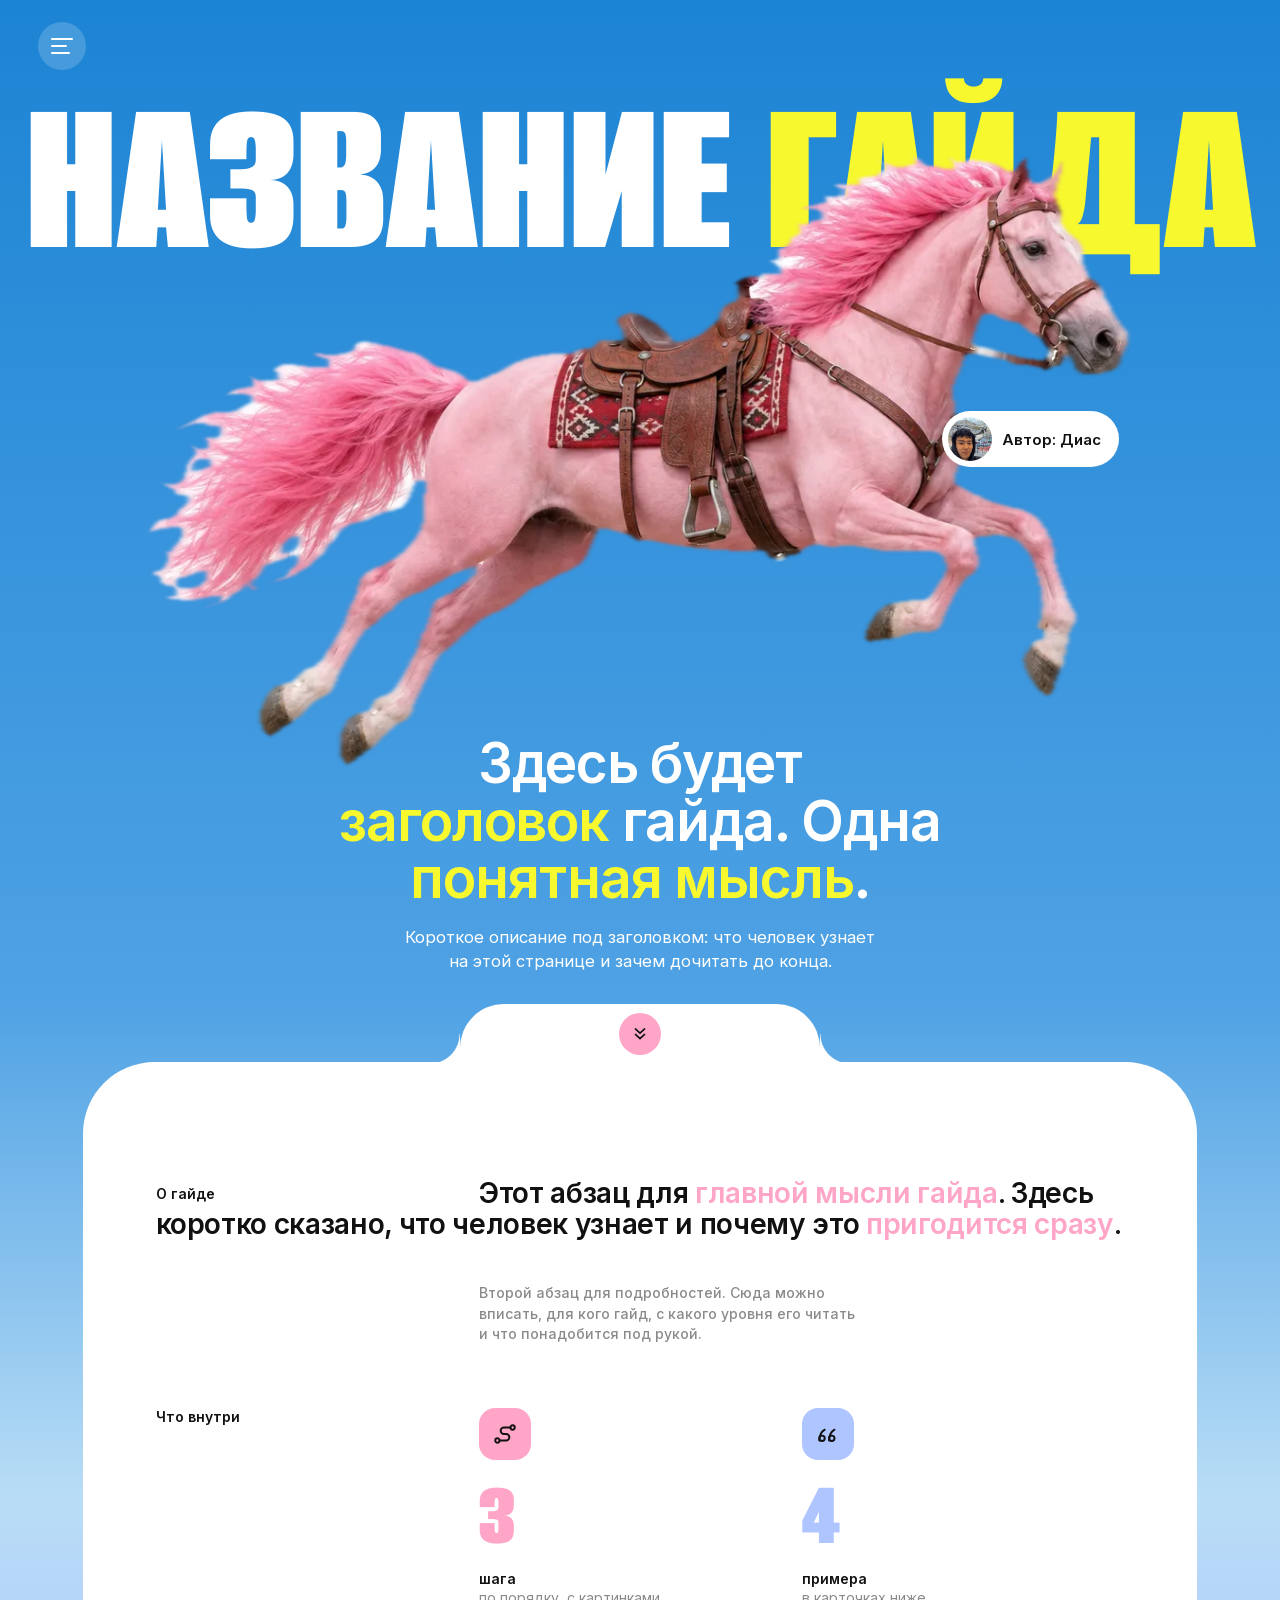
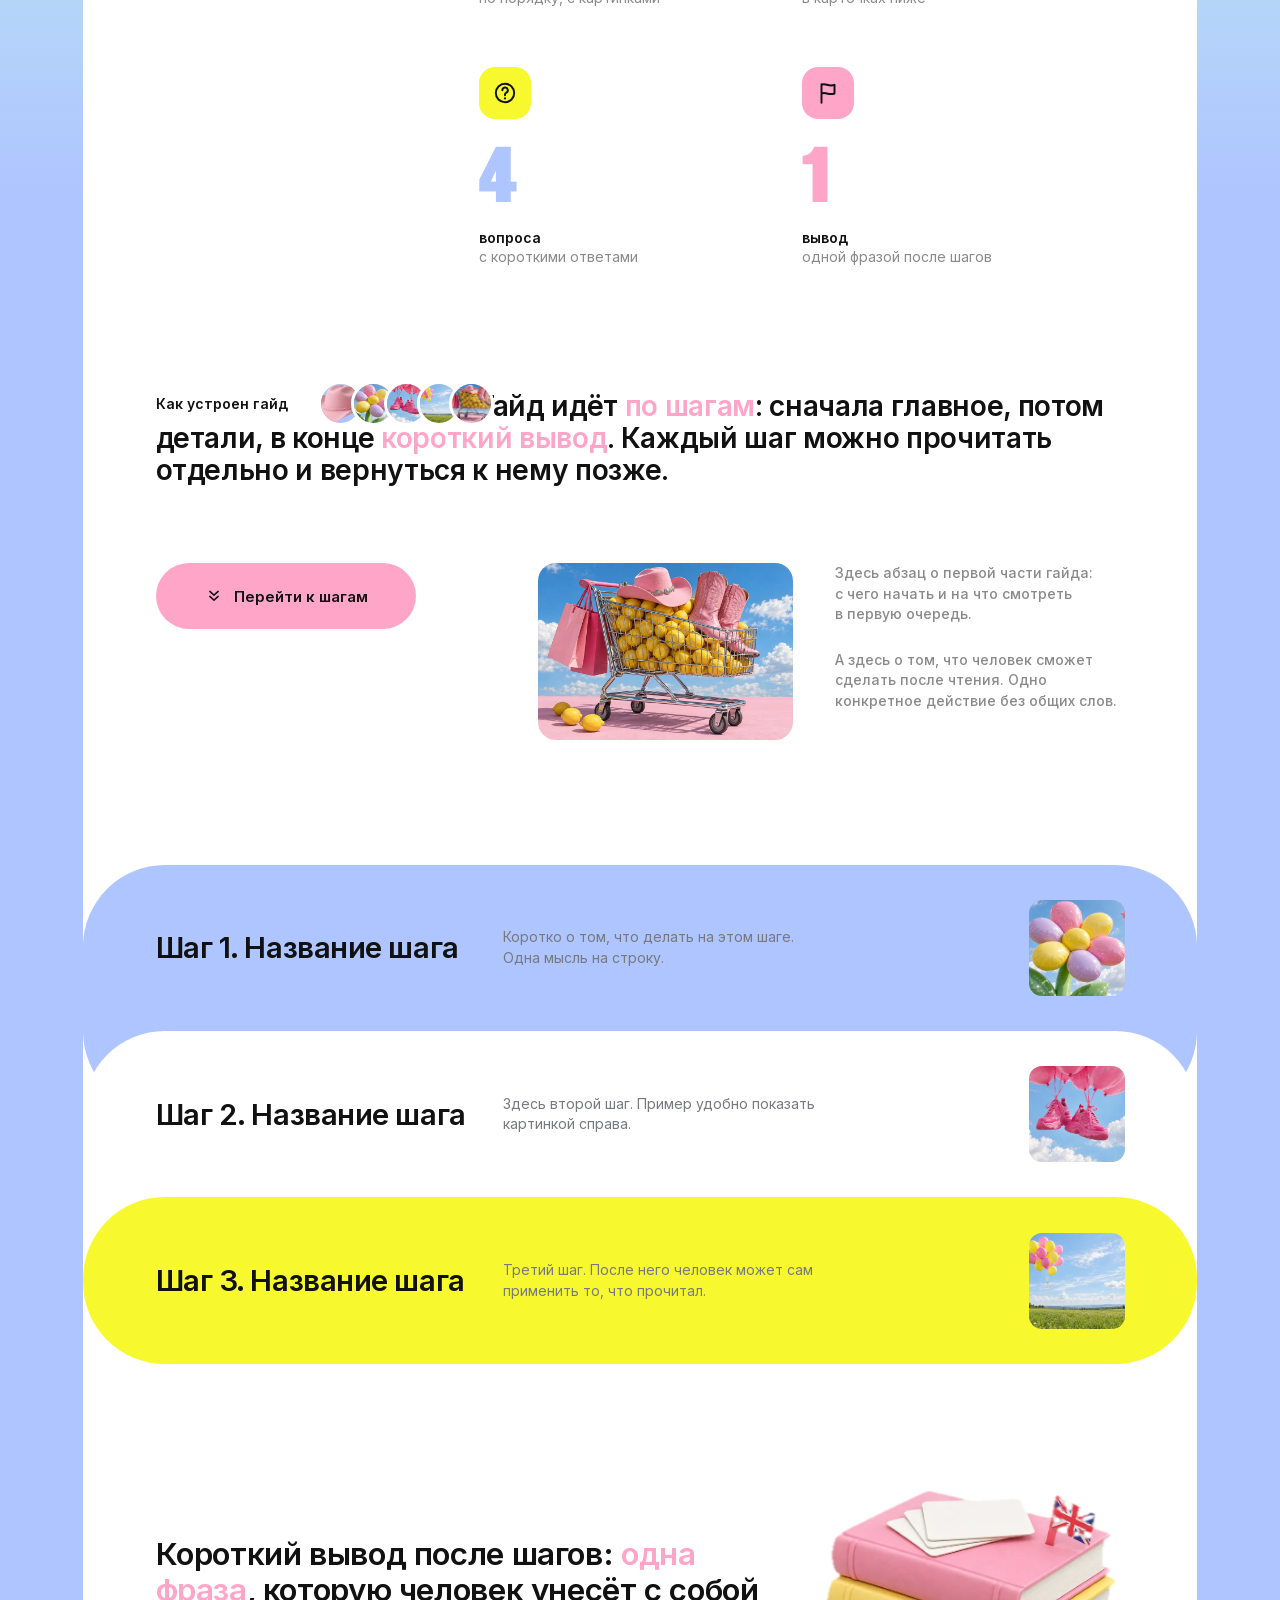
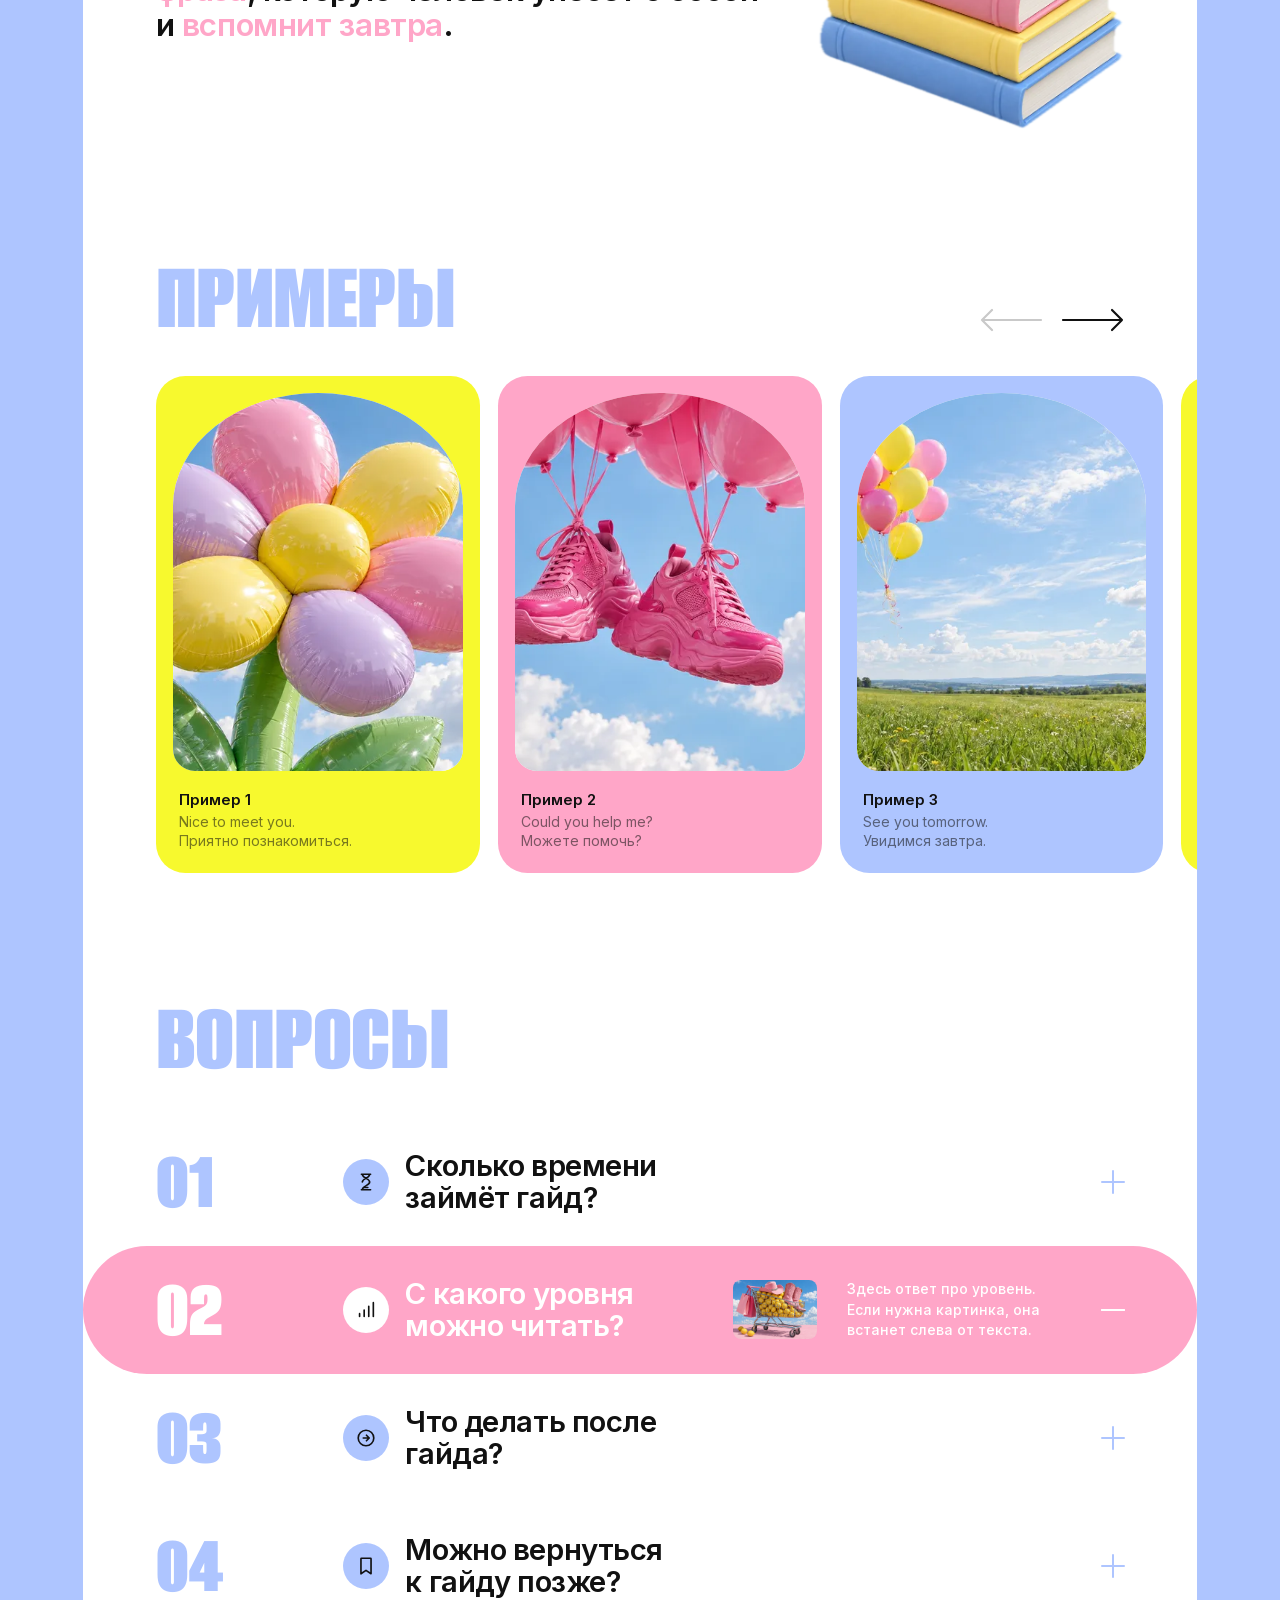
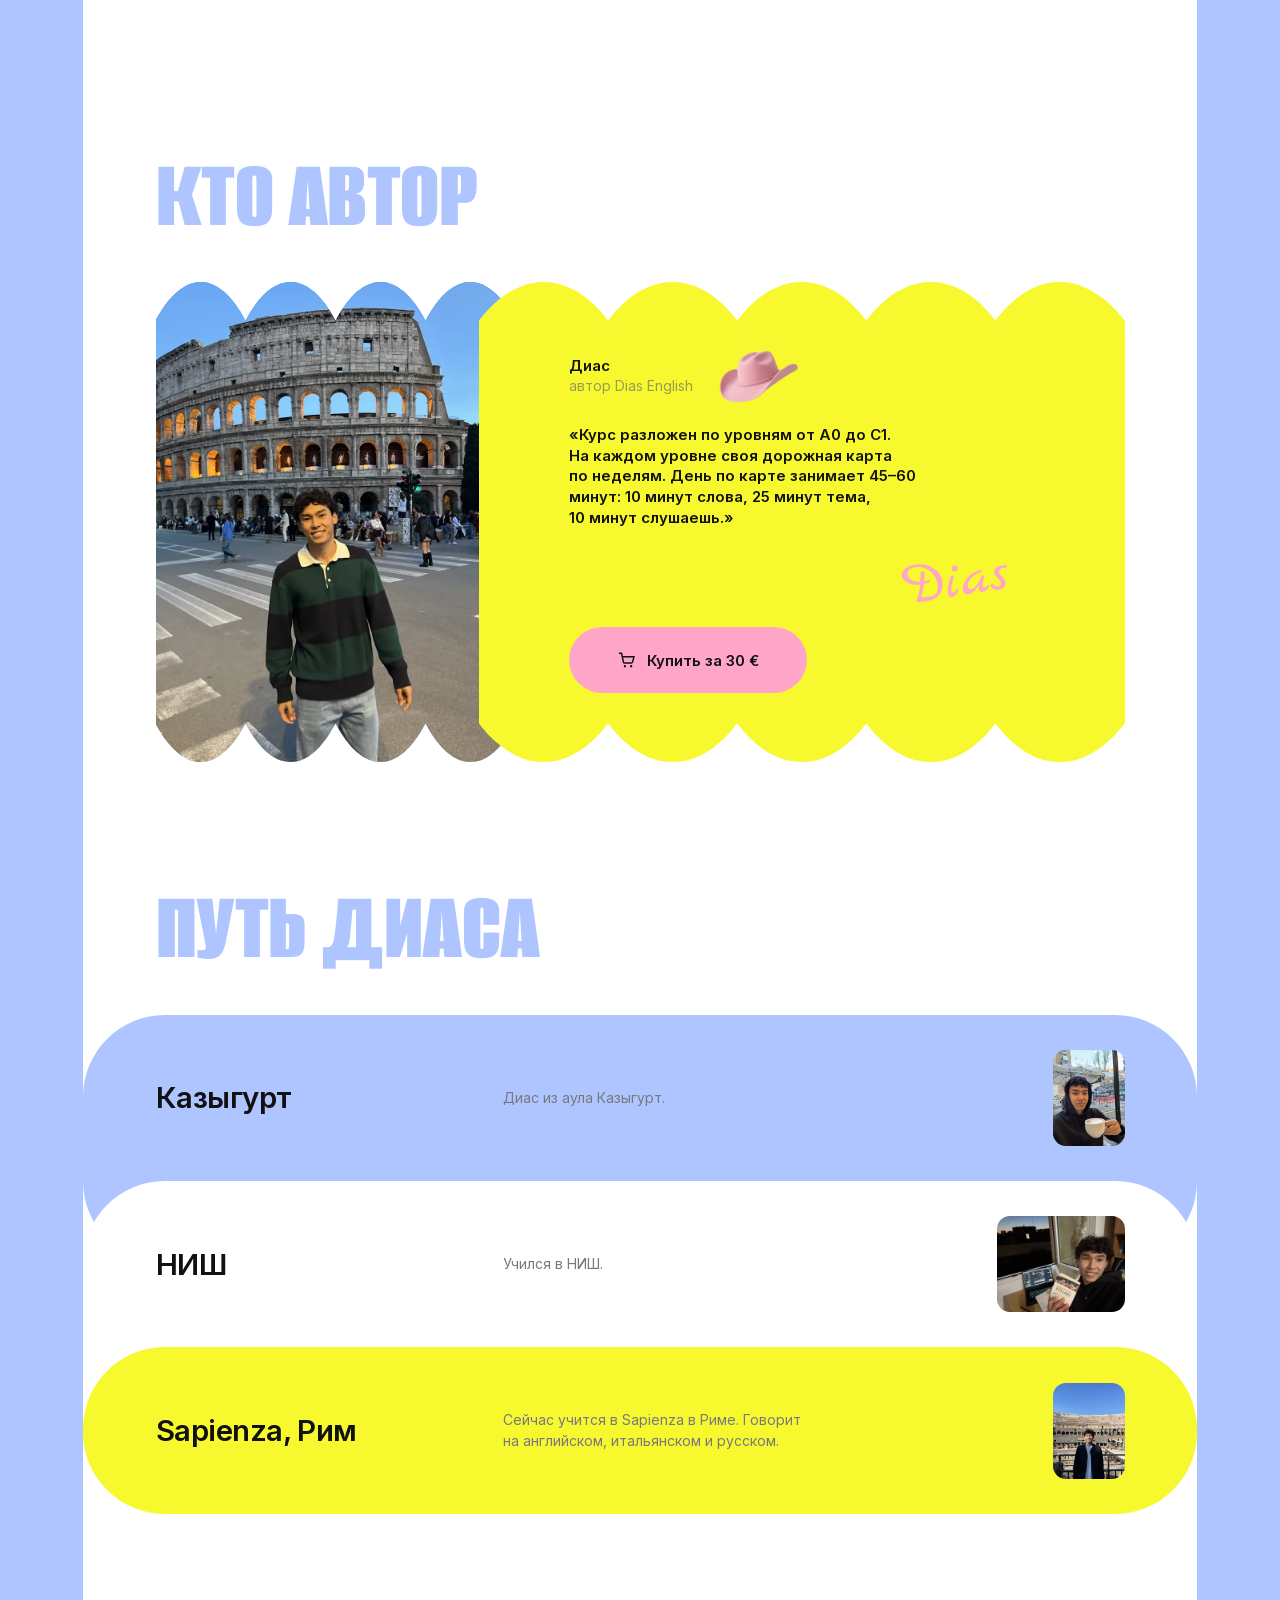
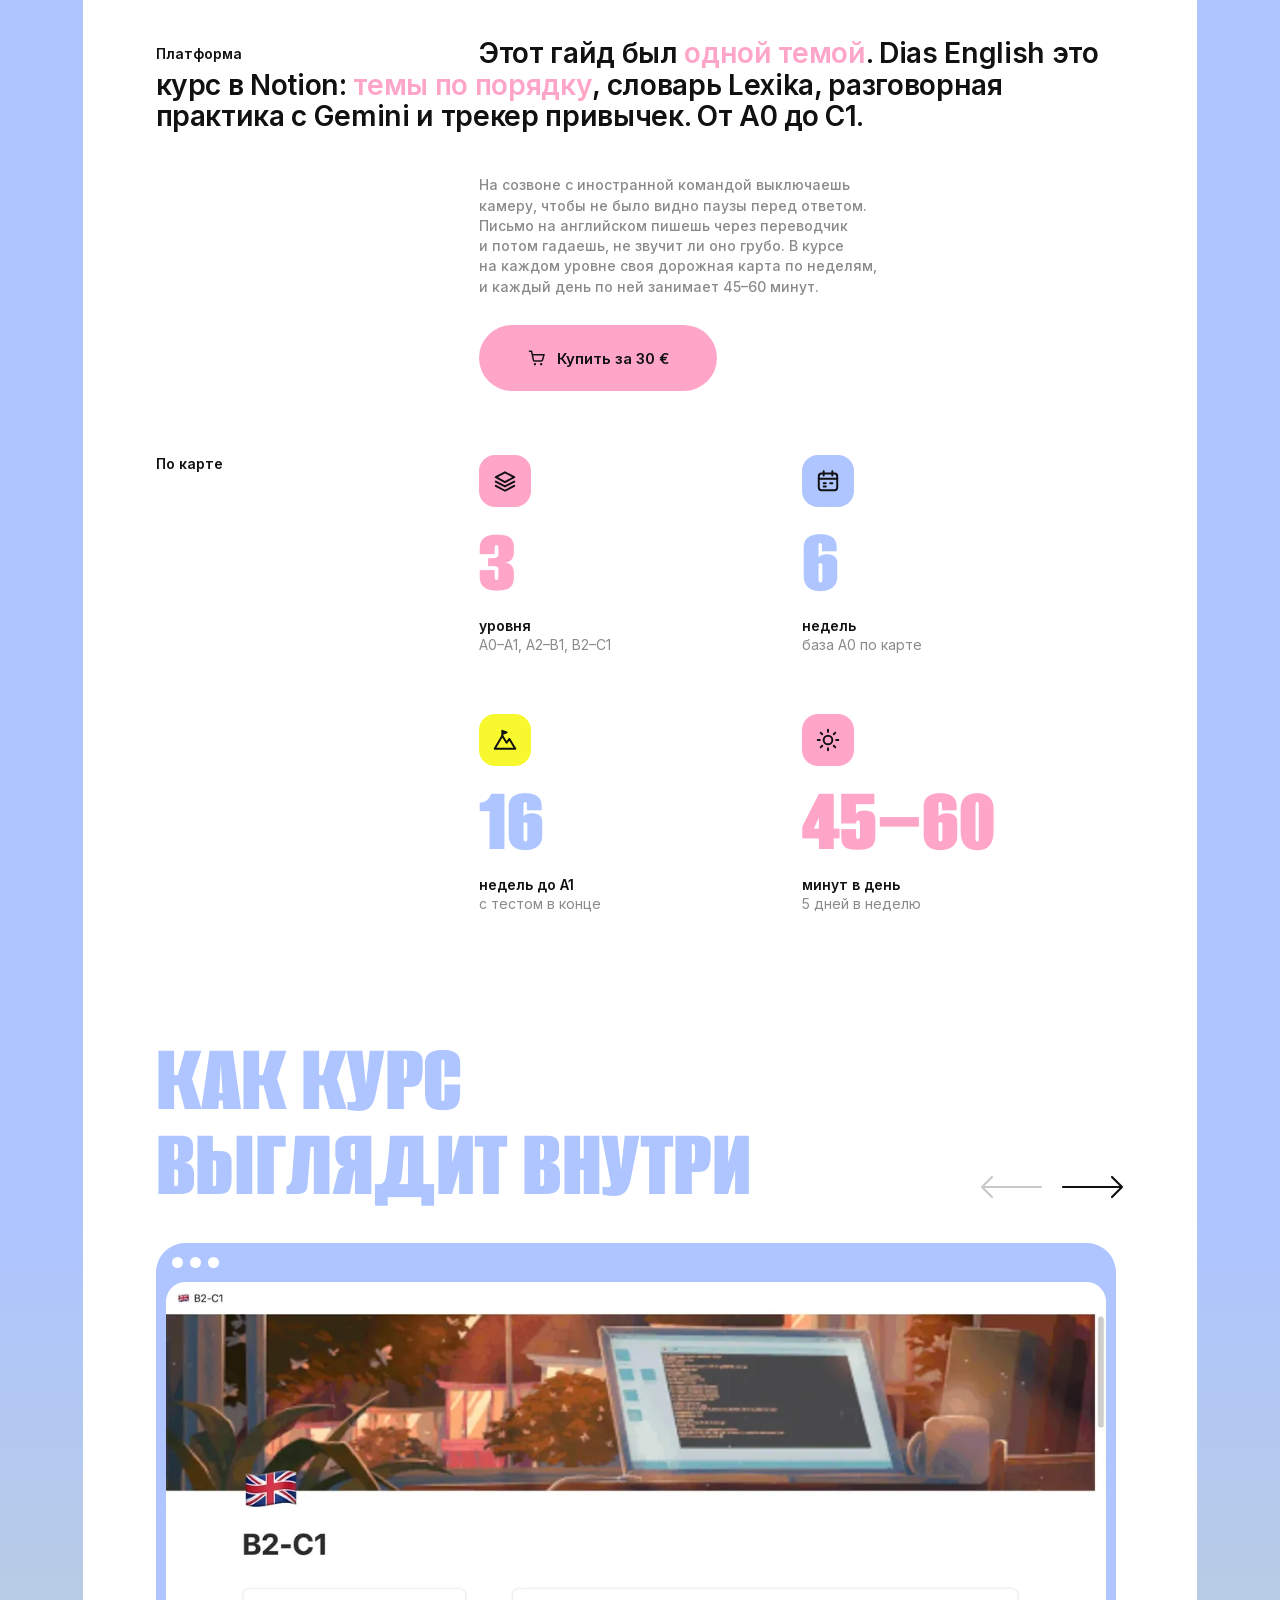
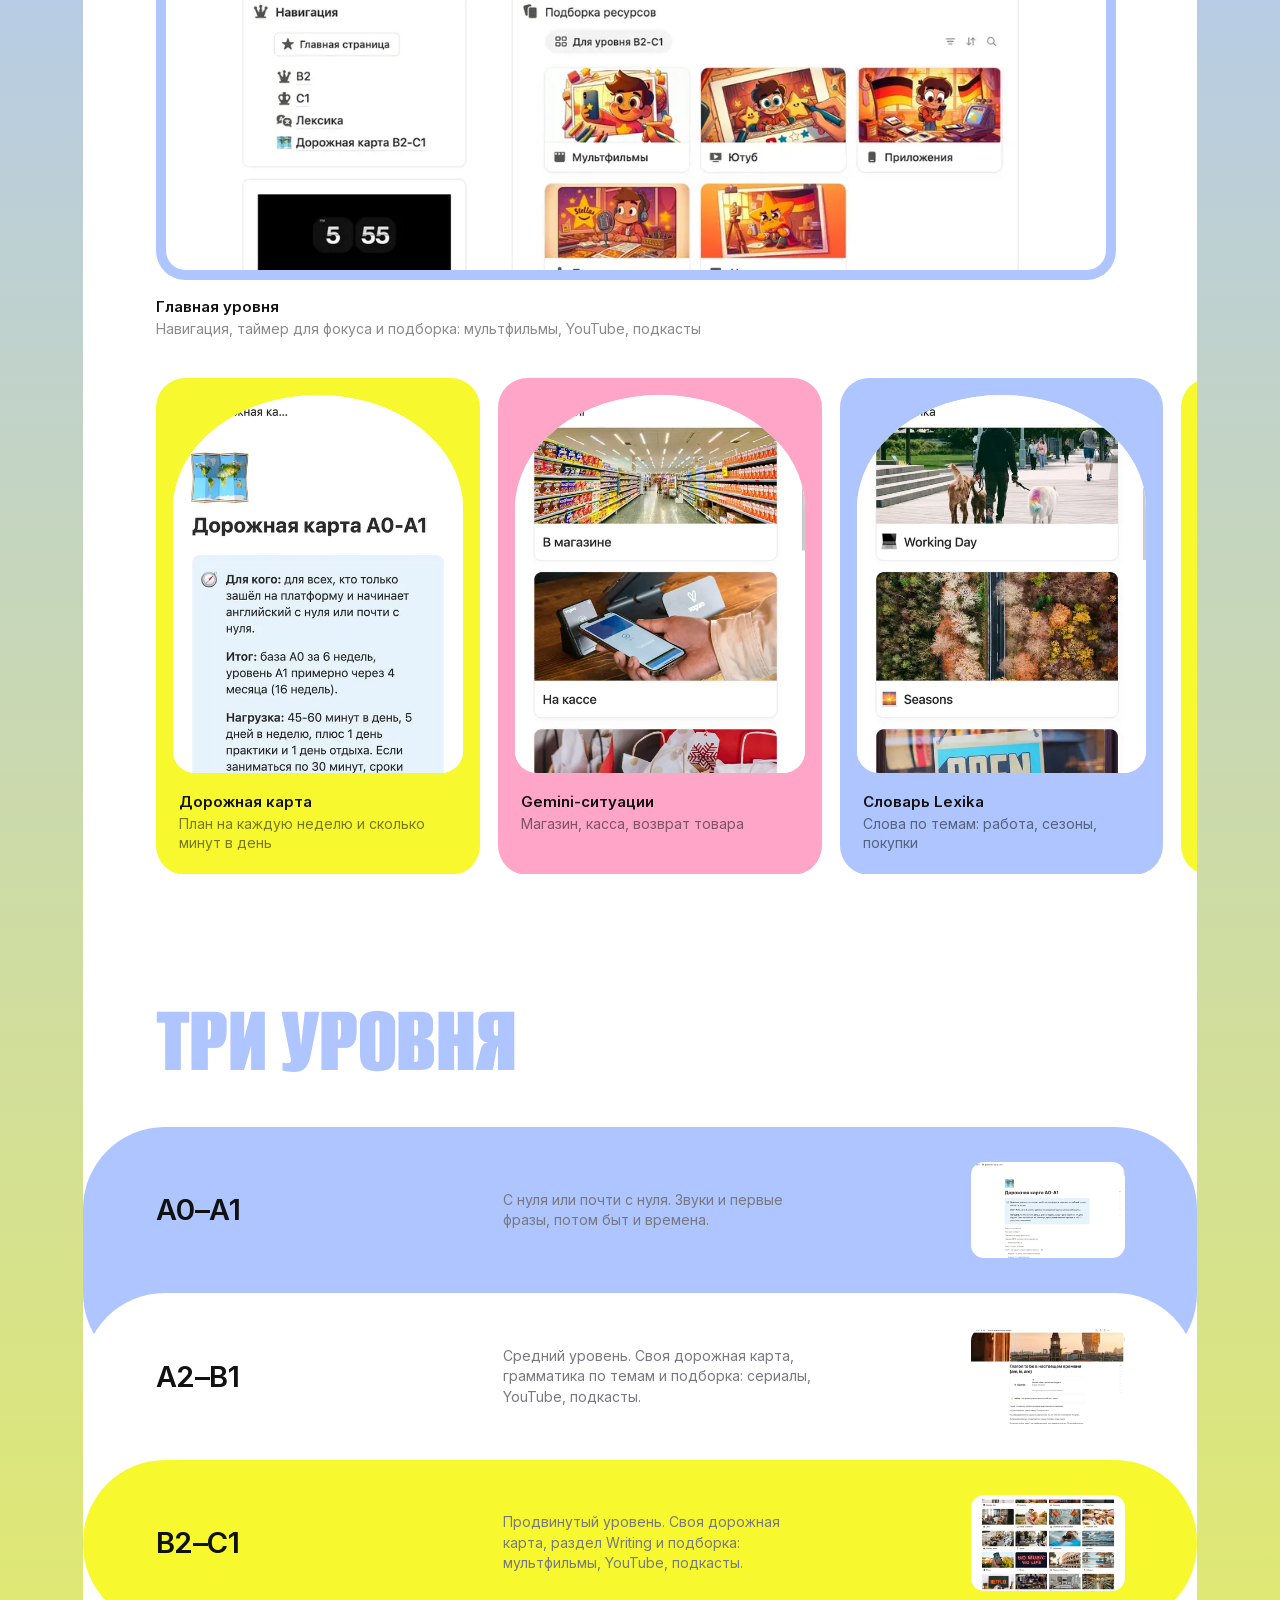
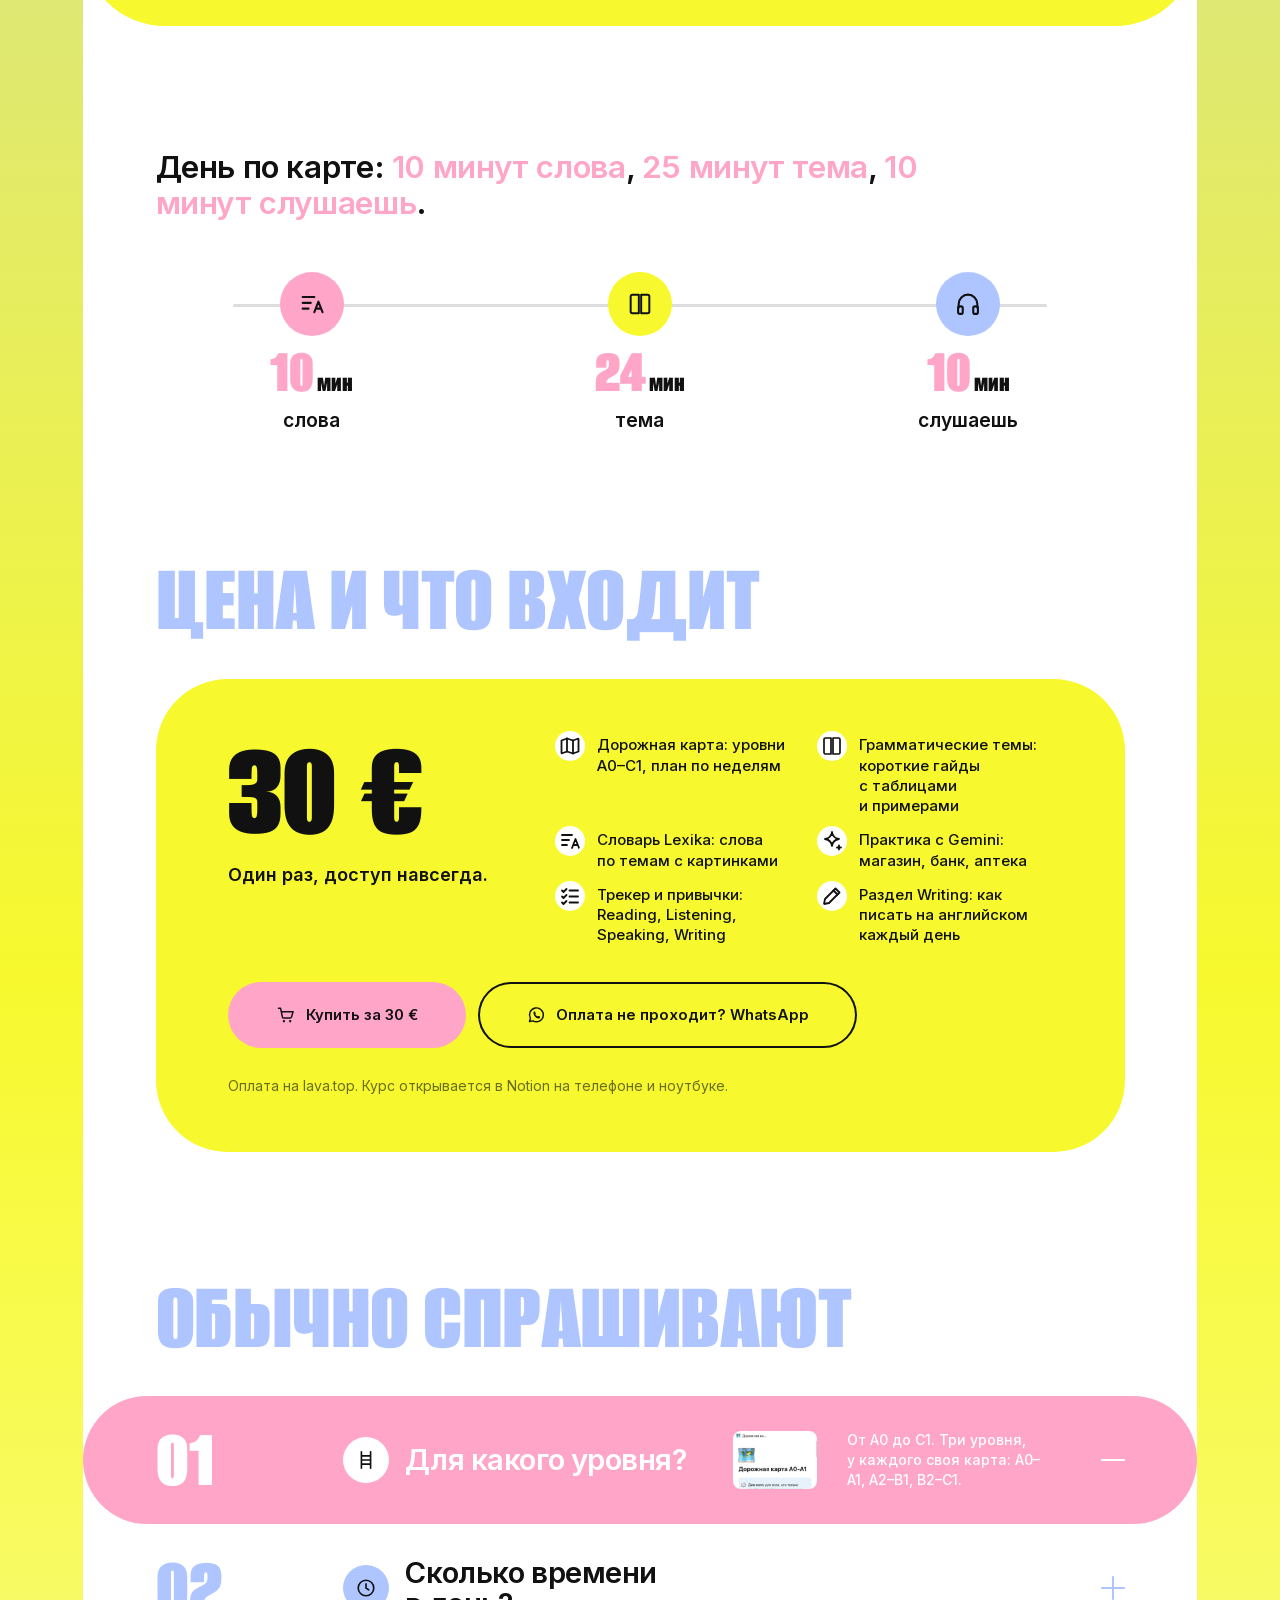
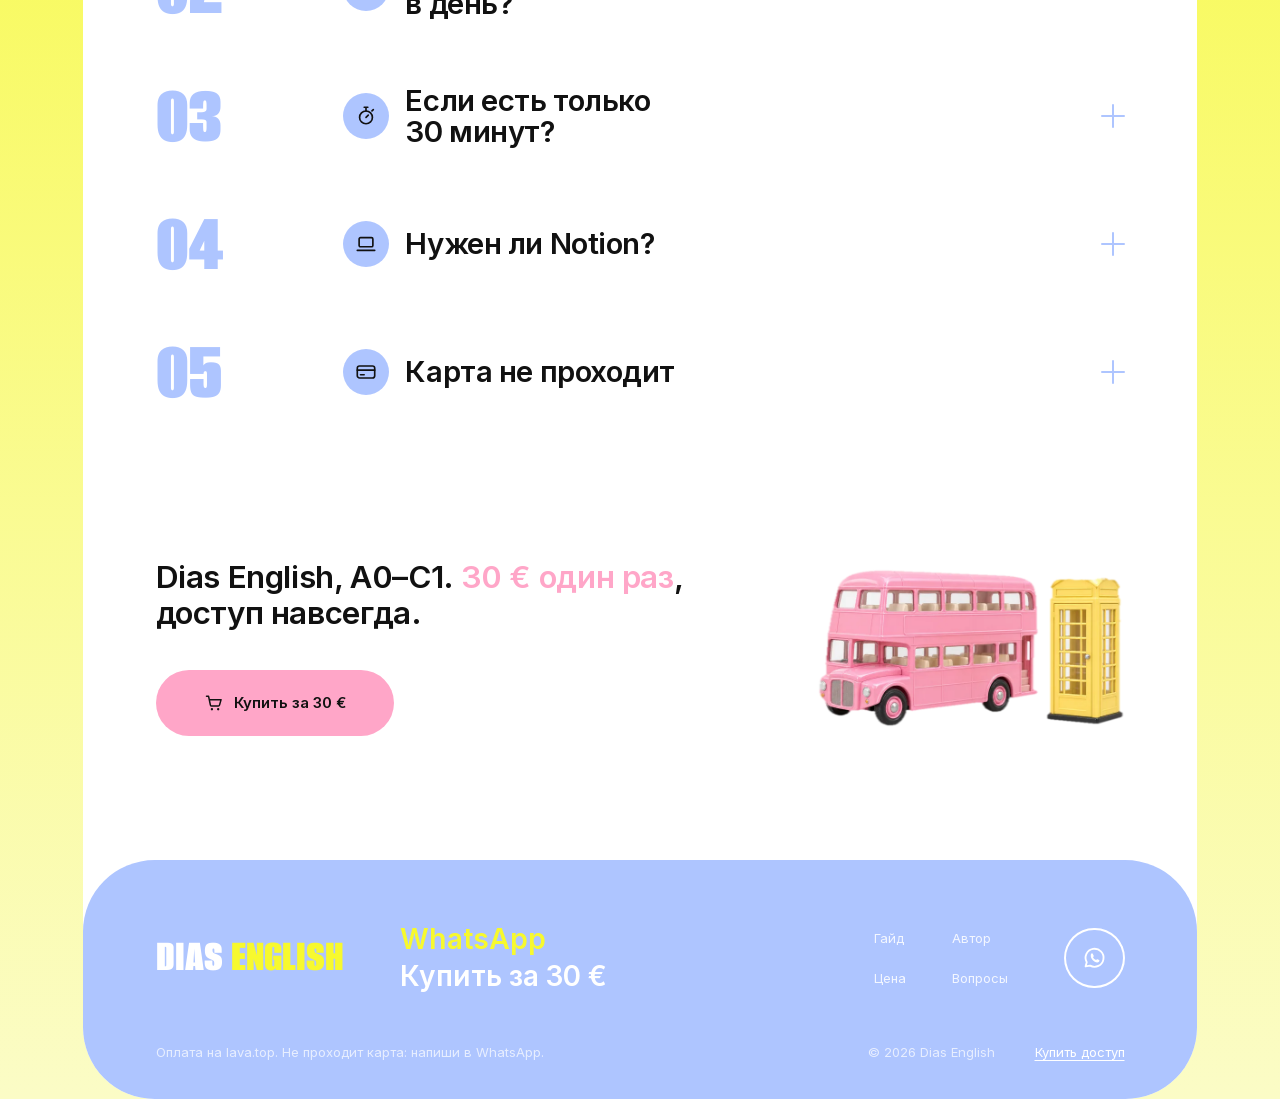
<file: en/lesson/index.html>
<!doctype html>
<html lang="ru"><head><meta charset="utf-8"><meta name="viewport" content="width=device-width, initial-scale=1">
<title>Гайд</title><meta http-equiv="refresh" content="0; url=../"><link rel="canonical" href="../">
<script>location.replace("../" + location.hash)</script>
<style>body{margin:0;min-height:100vh;display:grid;place-items:center;font:600 18px/1.4 system-ui,sans-serif;background:#1C84D4;color:#fff}a{color:#F7F92E}</style>
</head><body><p>Открываем гайд: <a href="../">../</a></p></body></html>
</file>
<file: assets/style.css>
/* Сайт 02. Цвета и шрифты задаются в content.js (theme) и попадают в :root при сборке.
   Ниже значения по умолчанию и вся разметка. Размеры сняты с образца при ширине 1440. */
@font-face{font-family:'Alumni Sans';font-style:normal;font-weight:900;font-display:swap;src:url(fonts/alumni-sans-900-cyrillic.woff2) format('woff2');unicode-range:U+0301,U+0400-045F,U+0490-0491,U+04B0-04B1,U+2116}
@font-face{font-family:'Alumni Sans';font-style:normal;font-weight:900;font-display:swap;src:url(fonts/alumni-sans-900-latin-ext.woff2) format('woff2');unicode-range:U+0100-02BA,U+02BD-02C5,U+02C7-02CC,U+02CE-02D7,U+02DD-02FF,U+0304,U+0308,U+0329,U+1D00-1DBF,U+1E00-1E9F,U+1EF2-1EFF,U+2020,U+20A0-20AB,U+20AD-20C4,U+2113,U+2C60-2C7F,U+A720-A7FF}
@font-face{font-family:'Alumni Sans';font-style:normal;font-weight:900;font-display:swap;src:url(fonts/alumni-sans-900-latin.woff2) format('woff2');unicode-range:U+0000-00FF,U+0131,U+0152-0153,U+02BB-02BC,U+02C6,U+02DA,U+02DC,U+0304,U+0308,U+0329,U+2000-206F,U+20AC,U+2122,U+2191,U+2193,U+2212,U+2215,U+FEFF,U+FFFD}
@font-face{font-family:'Inter';font-style:normal;font-weight:400 700;font-display:swap;src:url(fonts/inter-cyrillic.woff2) format('woff2');unicode-range:U+0301,U+0400-045F,U+0490-0491,U+04B0-04B1,U+2116}
@font-face{font-family:'Inter';font-style:normal;font-weight:400 700;font-display:swap;src:url(fonts/inter-latin-ext.woff2) format('woff2');unicode-range:U+0100-02BA,U+02BD-02C5,U+02C7-02CC,U+02CE-02D7,U+02DD-02FF,U+0304,U+0308,U+0329,U+1D00-1DBF,U+1E00-1E9F,U+1EF2-1EFF,U+2020,U+20A0-20AB,U+20AD-20C4,U+2113,U+2C60-2C7F,U+A720-A7FF}
@font-face{font-family:'Inter';font-style:normal;font-weight:400 700;font-display:swap;src:url(fonts/inter-latin.woff2) format('woff2');unicode-range:U+0000-00FF,U+0131,U+0152-0153,U+02BB-02BC,U+02C6,U+02DA,U+02DC,U+0304,U+0308,U+0329,U+2000-206F,U+20AC,U+2122,U+2191,U+2193,U+2212,U+2215,U+FEFF,U+FFFD}
@font-face{font-family:'Marck Script';font-style:normal;font-weight:400;font-display:swap;src:url(fonts/MarckScript-400-cyrillic.woff2) format('woff2');unicode-range:U+0301,U+0400-045F,U+0490-0491,U+04B0-04B1,U+2116}
@font-face{font-family:'Marck Script';font-style:normal;font-weight:400;font-display:swap;src:url(fonts/MarckScript-400-latin.woff2) format('woff2');unicode-range:U+0000-00FF,U+0131,U+0152-0153,U+02BB-02BC,U+02C6,U+02DA,U+02DC,U+2000-206F,U+20AC,U+2122,U+FEFF,U+FFFD}

:root{
  --pink:#FFA6C8;--yellow:#F7F92E;--blue:#AEC5FF;--sky-top:#1C84D4;--sky-bottom:#B9DDF6;
  --ink:#111;--grey:#8A8A8A;--white:#fff;
  --f-display:'Alumni Sans','Oswald',Impact,sans-serif;--f-body:'Inter',system-ui,sans-serif;--f-script:'Marck Script',cursive;
  --h-case:uppercase;
  --gut:clamp(0px,6.45vw,93px);         /* поле вокруг белого листа */
  --pad:clamp(18px,5.7vw,82px);         /* поле внутри листа */
  --col:33.4%;                          /* левая колонка с подписями */
  --r-sheet:clamp(32px,5.6vw,80px);
  --r-card:clamp(24px,2.3vw,33px);
  --fs-lead:clamp(22px,2.2vw,32px);
  --fs-display:clamp(54px,7.7vw,112px);
  --fs-small:14px;
  --ease:cubic-bezier(.22,.8,.24,1);
}
*,*::before,*::after{box-sizing:border-box}
html{scroll-behavior:smooth;-webkit-text-size-adjust:100%}
body{margin:0;font-family:var(--f-body);color:var(--ink);font-size:16px;line-height:1.4;overflow-x:hidden;
  background:linear-gradient(180deg,var(--sky-top) 0,#4FA2E4 1000px,var(--sky-bottom) 1500px,var(--blue) calc(100vh + 900px),var(--blue) 62%,var(--yellow) 86%,#FBFCC6 100%) var(--blue);
  -webkit-font-smoothing:antialiased;text-rendering:optimizeLegibility}
img{display:block;max-width:100%;height:auto}
a{color:inherit;text-decoration:none}
button{font:inherit;color:inherit;background:none;border:0;padding:0;cursor:pointer}
p{margin:0;hyphens:auto;-webkit-hyphens:auto;overflow-wrap:break-word;text-wrap:pretty}
h1,h2,h3{margin:0;font-weight:600;text-wrap:balance}
.ic{width:1.25em;height:1.25em;flex:none}
.skip{position:absolute;left:-999px;top:8px;z-index:50;background:var(--white);padding:10px 16px;border-radius:99px}
.skip:focus{left:8px}
:focus-visible{outline:3px solid var(--ink);outline-offset:3px}
.hl{font-style:normal;color:var(--pink)}

/* ---------- кнопки ---------- */
.btns{display:flex;flex-wrap:wrap;gap:12px;margin-top:28px}
.btn{display:inline-flex;align-items:center;justify-content:center;gap:10px;min-height:66px;padding:0 48px;border-radius:999px;background:var(--pink);color:var(--ink);font-weight:600;font-size:15px;line-height:1;text-align:center;transition:background-color .3s var(--ease),transform .3s var(--ease),color .3s var(--ease)}
.btn:hover{background:var(--yellow);transform:translateY(-2px)}
.btn:active{transform:translateY(0)}
.btn.line{background:transparent;box-shadow:inset 0 0 0 2px var(--ink)}
.btn.line:hover{background:var(--ink);color:var(--white)}

/* ---------- меню ---------- */
.burger{position:fixed;z-index:30;top:22px;left:clamp(16px,3vw,40px);width:48px;height:48px;border-radius:50%;display:grid;place-content:center;gap:5px;background:rgba(255,255,255,.18);transition:background-color .3s}
.burger i{display:block;width:22px;height:2px;background:var(--white);border-radius:2px;transition:background-color .3s}
.burger i:nth-child(2){width:16px}
.burger i:nth-child(3){width:19px}
.burger:hover{background:var(--white)}
.burger:hover i{background:var(--ink)}
.burger.dark{background:var(--white);box-shadow:0 2px 12px rgba(17,17,17,.12)}
.burger.dark i{background:var(--ink)}
.menu{position:fixed;inset:0;z-index:40;background:var(--yellow);display:grid;place-items:center;padding:80px 24px}
.menu[hidden]{display:none}
.menu nav{display:flex;flex-direction:column;align-items:center;gap:6px}
.menu-a{font-family:var(--f-display);font-weight:900;text-transform:var(--h-case);font-size:clamp(48px,9vw,96px);line-height:1;color:var(--ink);transition:color .25s}
.menu-a:hover{color:var(--pink)}
.menu .btn{margin-top:24px}
.menu-x{position:absolute;top:22px;right:22px;width:52px;height:52px;border-radius:50%;display:grid;place-items:center;background:var(--white);transition:background-color .25s}
.menu-x:hover{background:var(--pink)}
.menu-x .ic{width:24px;height:24px}

/* переключатель языка гайда */
.fx{font-style:normal}

/* ---------- первый экран ---------- */
.hero{position:relative;padding:clamp(78px,7vw,96px) 0 clamp(150px,14vw,200px);text-align:center;color:var(--white);overflow:hidden}
.hero-logo{font-family:var(--f-display);font-weight:900;text-transform:var(--h-case);line-height:.78;letter-spacing:-.005em;white-space:nowrap;
  font-size:min(calc(100vw * 2.5 / var(--len)),340px);margin:0 auto;padding:0 8px}
.hero-logo .y{color:var(--yellow)}
.hero-stage{position:relative;width:min(78vw,1000px);margin:calc(-1 * min(calc(100vw * 2.5 / var(--len)),340px) * .52) auto 0;z-index:2}
.hero-horse{width:100%;height:auto;animation:float 7s ease-in-out infinite}
@keyframes float{0%,100%{transform:translateY(0)}50%{transform:translateY(-12px)}}
.hero-chip{position:absolute;right:2%;top:42%;display:flex;align-items:center;gap:10px;padding:6px 18px 6px 6px;border-radius:99px;background:var(--white);color:var(--ink);font-weight:600;font-size:15px;line-height:1}
.hero-chip img{width:44px;height:44px;border-radius:50%;object-fit:cover}
.hero-title{position:relative;z-index:3;font-size:clamp(34px,4.3vw,62px);line-height:1.05;letter-spacing:-.02em;max-width:15em;margin:clamp(-60px,-3vw,-20px) auto 0;padding:0 20px}
.hero-title .hl{color:var(--yellow)}
.hero-sub{position:relative;z-index:3;max-width:34em;margin:18px auto 0;padding:0 20px;font-size:clamp(15px,1.3vw,18px);color:var(--white);opacity:.92}

/* ---------- белый лист ---------- */
.sheet{position:relative;z-index:4;margin:calc(-1 * clamp(70px,7vw,100px)) var(--gut) 0;background:var(--white);border-radius:var(--r-sheet);padding:clamp(90px,9vw,130px) var(--pad) 0}
.sheet-tab{position:absolute;left:50%;top:-58px;width:min(360px,46vw);height:60px;transform:translateX(-50%);background:var(--white);border-radius:44px 44px 0 0;display:grid;place-items:center}
.sheet-tab::before,.sheet-tab::after{content:"";position:absolute;bottom:0;width:30px;height:30px;background:radial-gradient(circle at 0 0,transparent 29px,var(--white) 30px)}
.sheet-tab::before{left:-30px;background:radial-gradient(circle at 0 0,transparent 29px,var(--white) 30px)}
.sheet-tab::after{right:-30px;background:radial-gradient(circle at 100% 0,transparent 29px,var(--white) 30px)}
.sheet-tab .ic{box-sizing:content-box;width:22px;height:22px;padding:10px;border-radius:50%;background:var(--pink);color:var(--ink);transition:background-color .3s;animation:nudge 2.4s var(--ease) 3}
.sheet-tab:hover .ic{background:var(--yellow)}
@keyframes nudge{0%,100%{transform:translateY(0)}50%{transform:translateY(5px)}}

.sec{position:relative;padding-bottom:clamp(90px,9.7vw,140px)}
.label{font-size:var(--fs-small);font-weight:600;line-height:1.3}
.lead{font-size:var(--fs-lead);font-weight:600;line-height:1.13;letter-spacing:-.012em}
.lead.big{font-size:clamp(24px,2.45vw,35px);max-width:28em}
.lead-wrap{position:relative}
.lead-wrap>.label,.lead-wrap>.label-row{position:absolute;left:0;top:.5em}
.label-row .label{white-space:nowrap}
.lead.indent{text-indent:var(--col)}
.note{font-size:var(--fs-small);line-height:1.45;color:var(--grey);font-weight:500;max-width:30em}
.col2{margin-left:var(--col);margin-top:42px;max-width:400px}
.display{font-family:var(--f-display);font-weight:900;font-size:var(--fs-display);line-height:.86;text-transform:var(--h-case);color:var(--blue);letter-spacing:-.005em;margin-bottom:clamp(30px,2.8vw,40px)}
.sec-head{display:flex;align-items:flex-end;justify-content:space-between;gap:24px;margin-bottom:clamp(30px,2.8vw,40px)}
.sec-head .display{margin:0}
.sec-note{margin:-14px 0 28px}

/* цифры */
.stats-wrap{position:relative;margin-top:clamp(56px,5vw,72px);padding-left:var(--col)}
.stats-wrap>.label{position:absolute;left:0;top:0}
.stats{display:grid;grid-template-columns:repeat(2,minmax(0,330px));gap:clamp(40px,4.6vw,66px) 0}
.stat b{display:block;font-size:var(--fs-small);font-weight:600;margin-top:16px}
.stat-s{display:block;font-size:var(--fs-small);color:var(--grey)}
.stat-v{display:flex;align-items:center;font-family:var(--f-display);font-weight:900;font-size:clamp(70px,7.3vw,106px);line-height:.8}
.stat-v small{font-size:.5em;margin-left:.08em}
.t-pink{color:var(--pink)}
.t-blue{color:var(--blue)}

/* программа */
.label-row{display:flex;align-items:center;gap:clamp(12px,2.4vw,34px);margin-top:-1.1em}
.avs{display:flex}
.av{width:clamp(38px,3.5vw,50px);height:clamp(38px,3.5vw,50px);border-radius:50%;object-fit:cover;border:3px solid var(--white);margin-left:-12px;background:var(--blue)}
.av:first-child{margin-left:0}
.prog-row{display:grid;grid-template-columns:var(--col) minmax(0,1fr) minmax(0,290px);gap:0;margin-top:clamp(56px,6vw,86px);align-items:start}
.prog-pic{margin:0 0 0 clamp(0px,4.6vw,66px);max-width:255px}
.prog-pic img{border-radius:clamp(14px,1.4vw,20px);width:100%;aspect-ratio:1.44;object-fit:cover}
.prog-txt .note+.note{margin-top:26px}
.prog-btn .btn{min-width:238px}

/* ряды «для кого» */
.rows{margin:0 calc(-1 * var(--pad))}
.row{--r:clamp(48px,6.4vw,92px);--v:clamp(150px,13vw,186px);position:relative;display:grid;grid-template-columns:var(--col) minmax(0,1fr) auto;align-items:center;gap:24px;padding:0 var(--pad) var(--r);min-height:calc(var(--v) + var(--r));border-radius:var(--r)}
.row+.row{margin-top:calc(-1 * var(--r))}
.row:last-child{padding-bottom:0;min-height:var(--v)}
.row h3{font-size:clamp(24px,2.3vw,33px);line-height:1.06;letter-spacing:-.015em;max-width:12em}
.row p{font-size:var(--fs-small);line-height:1.45;color:#77797f;max-width:320px}
.row-pic{width:auto;max-width:none;height:clamp(84px,7.5vw,108px);border-radius:13px;object-fit:cover;transition:transform .4s var(--ease)}
.row:hover .row-pic{transform:scale(1.06) rotate(-2deg)}
.c-blue{background:var(--blue)}
.c-white{background:var(--white)}
.c-yellow{background:var(--yellow)}
.c-pink{background:var(--pink)}
.rows-sec .display,.author-sec .display{margin-bottom:clamp(36px,3.4vw,50px)}
.statement{padding-top:0}

/* карусели */
.arrows{display:flex;gap:18px;flex:none}
.arr{width:64px;height:40px;display:grid;place-items:center;color:var(--ink);transition:color .25s,transform .25s var(--ease)}
.arr:hover:not(:disabled){transform:translateX(3px)}
.arr.prev:hover:not(:disabled){transform:translateX(-3px)}
.arr:disabled{color:#c9c9c9;cursor:default}
.ic-arr{width:64px;height:24px}
.car{margin-right:calc(-1 * var(--pad));overflow:hidden;touch-action:pan-y}
.car-track{display:flex;gap:18px;transition:transform .6s var(--ease);will-change:transform}
.card{flex:0 0 clamp(250px,25.3vw,364px);border-radius:var(--r-card);padding:17px 17px 22px;display:flex;flex-direction:column;transition:transform .4s var(--ease)}
.card:hover{transform:translateY(-6px)}
.card-ph{border-radius:50% 50% 22px 22px / 30% 30% 22px 22px;overflow:hidden;aspect-ratio:330/430;background:var(--white)}
.card-ph img{width:100%;height:100%;object-fit:cover;object-position:top}
.card-cap{padding:18px 6px 0}
.card-cap b{display:block;font-size:15px;font-weight:600}
.card-cap span{display:block;font-size:var(--fs-small);color:rgba(17,17,17,.55);margin-top:2px}
.big{margin:0 0 clamp(30px,3vw,44px)}
.brw{border-radius:var(--r-card);overflow:hidden;background:var(--blue);padding:0 10px 10px;max-width:960px}
.brw-bar{display:flex;gap:7px;padding:14px 6px}
.brw-bar i{width:11px;height:11px;border-radius:50%;background:var(--white)}
.brw img{border-radius:calc(var(--r-card) - 10px);width:100%}
.big figcaption{margin-top:16px;max-width:960px}
.big figcaption b{display:block;font-size:15px;font-weight:600}
.big figcaption span{font-size:var(--fs-small);color:var(--grey)}

.rcard{flex:0 0 clamp(250px,24vw,344px);min-height:clamp(300px,24.5vw,352px);border-radius:var(--r-card);padding:26px 26px 30px;display:flex;flex-direction:column;gap:22px;transition:transform .4s var(--ease)}
.rcard.wide{flex-basis:clamp(280px,28.3vw,407px)}
.rcard:hover{transform:translateY(-6px)}
.rcard-top b{display:block;font-size:15px;font-weight:600}
.rcard-top span{font-size:var(--fs-small);color:rgba(17,17,17,.5)}
.rcard-shot{margin-top:auto;border-radius:16px;overflow:hidden;background:var(--white)}
.rcard-shot img{width:100%}

/* цена */
.price-card{display:grid;grid-template-columns:minmax(0,var(--col)) minmax(0,1fr);gap:28px clamp(24px,4vw,60px);background:var(--yellow);border-radius:var(--r-sheet);padding:clamp(28px,4.4vw,64px) clamp(24px,5.7vw,82px)}
.pv{font-family:var(--f-display);font-weight:900;font-size:clamp(96px,11vw,160px);line-height:.8;color:var(--ink)}
.ps{font-weight:600;font-size:clamp(17px,1.4vw,20px);margin-top:14px}
.price-list{list-style:none;margin:0;padding:0;display:grid;grid-template-columns:repeat(2,minmax(0,1fr));gap:14px 28px;align-content:start}
.price-list li{display:flex;gap:12px;align-items:flex-start;font-weight:500;font-size:15px;line-height:1.35}
.price-list .ic{width:24px;height:24px;padding:3px;border-radius:50%;background:var(--white);box-sizing:content-box;margin-top:-4px}
.price-btns{grid-column:1/-1;margin-top:8px}
.price-btns .btn:not(.line){background:var(--pink)}
.price-btns .btn:not(.line):hover{background:var(--white)}
.price-note{grid-column:1/-1;font-size:var(--fs-small);color:rgba(17,17,17,.6)}

/* вопросы */
.faq{margin:0 calc(-1 * var(--pad))}
.qa{position:relative;display:grid;grid-template-columns:19.4% minmax(0,1fr) minmax(0,33%) 72px;grid-template-rows:auto;align-items:center;padding:0 var(--pad);border-radius:999px;transition:background-color .45s var(--ease),color .45s var(--ease)}
.qa-btn{grid-column:1/3;display:grid;grid-template-columns:subgrid;align-items:center;text-align:left;min-height:clamp(110px,10vw,148px);padding:16px 0}
.qa-n{font-family:var(--f-display);font-weight:900;font-size:clamp(64px,6.6vw,96px);line-height:.8;color:var(--blue);transition:color .45s}
.qa-q{font-size:clamp(22px,2.3vw,33px);font-weight:600;line-height:1.07;letter-spacing:-.015em;max-width:15em;padding-right:24px;transition:color .45s}
.qa-ic{position:absolute;right:var(--pad);top:50%;width:24px;height:24px;margin-top:-12px;transition:transform .45s var(--ease)}
.qa-ic i{position:absolute;left:0;top:11px;width:24px;height:2px;border-radius:2px;background:var(--blue);transition:transform .45s var(--ease),background-color .45s}
.qa-ic i:last-child{transform:rotate(90deg)}
.qa-a{grid-column:3;grid-row:1;opacity:0;visibility:hidden;transition:opacity .35s var(--ease),visibility .35s}
.qa-in{display:flex;align-items:center;gap:30px;padding:12px 0}
.qa-in p{font-size:var(--fs-small);line-height:1.45;font-weight:500;max-width:265px}
.qa-pic{width:clamp(70px,6.6vw,94px);aspect-ratio:94/65;height:auto;border-radius:8px;object-fit:cover;object-position:top;flex:none}
.qa.open{background:var(--pink);color:var(--white)}
.qa.open .qa-n{color:var(--white)}
.qa.open .qa-ic i{background:var(--white)}
.qa.open .qa-ic i:last-child{transform:rotate(0)}
.qa.open .qa-a{opacity:1;visibility:visible}
.qa:not(.open):hover .qa-n{color:var(--pink)}
.qa:not(.open):hover .qa-ic{transform:rotate(90deg)}

/* автор */
.wave{position:relative;display:grid;grid-template-columns:auto minmax(0,1fr);height:clamp(380px,37.5vw,540px)}
.wave-photo{clip-path:url(#wv-h4);background:linear-gradient(180deg,#3D93DC 0%,#7CB8EC 55%,#B4D8F5 100%);display:flex;align-items:flex-end;justify-content:center;overflow:hidden}
.wave-photo{position:relative;height:100%;aspect-ratio:3/4}
.wave-photo img{position:absolute;inset:0;width:100%;height:100%;object-fit:cover;object-position:50% 40%}
.wave-text{clip-path:url(#wv-h5);background:var(--yellow);margin-left:-6%;display:flex;align-items:center}
.wave-in{padding:0 clamp(28px,6vw,86px) 0 clamp(40px,7vw,100px);width:100%}
.wave-head{display:flex;align-items:center;gap:24px}
.wave-head b{display:block;font-size:15px;font-weight:600}
.wave-head span{display:block;font-size:var(--fs-small);color:#9a9a55}
.wave-hat{width:clamp(70px,6.4vw,92px);height:auto;transform:rotate(-12deg)}
.wave-q{margin-top:26px;font-size:15px;font-weight:600;line-height:1.38;max-width:24em}
.wave-btns{margin-top:18px}
.sig{font-family:var(--f-script);color:var(--pink);font-size:clamp(46px,4.6vw,66px);line-height:1;margin:22px 0 0 auto;transform:rotate(-9deg);width:max-content;padding-right:8%}

/* подвал */
.foot{margin:0 calc(-1 * var(--pad));background:var(--blue);border-radius:var(--r-sheet);padding:clamp(48px,5vw,72px) var(--pad) clamp(28px,3vw,40px);color:var(--white)}
.foot-row{display:grid;grid-template-columns:auto minmax(0,1fr) auto auto;gap:24px clamp(24px,4.4vw,64px);align-items:center}
.foot-logo{display:flex;gap:.18em;font-family:var(--f-display);font-weight:900;font-size:clamp(40px,3.6vw,52px);line-height:.8;text-transform:var(--h-case);transition:opacity .25s}
.foot-logo:hover{opacity:.75}
.foot-logo .y{color:var(--yellow)}
.foot-contacts{display:flex;flex-direction:column;gap:6px}
.fc{font-size:clamp(24px,2.2vw,32px);font-weight:600;line-height:1.1;width:max-content;max-width:100%;transition:opacity .25s,transform .25s var(--ease)}
.fc:hover{opacity:.8;transform:translateX(4px)}
.fc-yellow{color:var(--yellow)}
.foot-nav{display:grid;grid-template-columns:repeat(2,auto);gap:22px 46px}
.fn{font-size:13px;color:rgba(255,255,255,.85);transition:color .25s}
.fn:hover{color:var(--ink)}
.foot-soc{display:flex;gap:12px}
.soc{width:clamp(54px,4.7vw,68px);height:clamp(54px,4.7vw,68px);border-radius:50%;box-shadow:inset 0 0 0 2px var(--white);display:grid;place-items:center;transition:background-color .25s,color .25s}
.soc .ic{width:26px;height:26px}
.soc:hover{background:var(--white);color:var(--blue)}
.foot-bottom{display:flex;flex-wrap:wrap;gap:10px 40px;align-items:baseline;margin-top:clamp(40px,4vw,58px);font-size:13px;color:rgba(255,255,255,.7)}
.foot-bottom p:first-child{flex:1 1 280px}
.fl{text-decoration:underline;text-underline-offset:3px;color:var(--white);transition:opacity .25s}
.fl:hover{opacity:.7}

/* появление при прокрутке */
.js .rv{opacity:0;transform:translateY(20px);transition:opacity .6s var(--ease) var(--d,0s),transform .6s var(--ease) var(--d,0s)}
.js .rv.in{opacity:1;transform:none}
/* у карточек после появления свой быстрый hover */
.js .card.rv.done{transition:transform .4s var(--ease)}
.js .card.rv.done:hover{transform:translateY(-6px)}
/* цена появляется заметно */
.js .rv-pop{opacity:0;transform:scale(.7);transform-origin:left bottom;transition:opacity .5s var(--ease) .15s,transform .7s cubic-bezier(.2,1.5,.4,1) .15s}
.js .rv-pop.in{opacity:1;transform:none}

/* ---------- живой сайт: иконки, схемы, картинки ---------- */
.stat-ic{display:grid;place-items:center;width:52px;height:52px;border-radius:16px;margin-bottom:18px;color:var(--ink);transition:transform .35s var(--ease)}
.stat-ic .ic{width:26px;height:26px}
.stat:hover .stat-ic{transform:translateY(-3px) rotate(-6deg)}
.btn .ic{width:20px;height:20px;transition:transform .3s var(--ease)}
.btn:hover .ic{transform:translateX(2px) rotate(-6deg)}
.prog-btn .btn:hover .ic{transform:translateY(3px)}
.btn:active{transform:scale(.97)}
.qa-q{display:flex;align-items:center;gap:16px}
.qa-i{display:grid;place-items:center;flex:none;width:46px;height:46px;border-radius:50%;background:var(--blue);color:var(--ink);transition:transform .35s var(--ease),background-color .45s}
.qa-i .ic{width:22px;height:22px}
.qa:not(.open):hover .qa-i{transform:rotate(-10deg) scale(1.06)}
.qa.open .qa-i{background:var(--white)}
.price-list li .ic{transition:transform .3s var(--ease)}
.price-list li:hover .ic{transform:translateY(-2px) rotate(-8deg)}
.statement.has-pic{display:grid;grid-template-columns:minmax(0,1fr) clamp(180px,24vw,340px);align-items:center;gap:clamp(24px,4vw,60px)}
.st-pic{margin:0}
.st-pic img{width:100%;height:auto;transition:transform .5s var(--ease)}
.st-pic:hover img{transform:translateY(-6px) rotate(-3deg)}
.scheme{position:relative;margin-top:clamp(36px,4vw,56px)}
.sc-list{position:relative;list-style:none;margin:0;padding:0;display:grid;grid-auto-flow:column;grid-auto-columns:minmax(0,1fr);gap:16px}
.sc-line{position:absolute;left:8%;right:8%;top:32px;height:3px;border-radius:3px;background:var(--ink);opacity:.14;transform-origin:left center}
.js .scheme .sc-line{transform:scaleX(0);transition:transform 1.2s var(--ease) .2s}
.js .scheme.in .sc-line{transform:none}
.sc-it{position:relative;display:flex;flex-direction:column;align-items:center;text-align:center;gap:10px}
.sc-dot{display:grid;place-items:center;width:64px;height:64px;border-radius:50%;font-family:var(--f-display);font-weight:900;font-size:28px;color:var(--ink);transition:transform .35s var(--ease)}
.sc-dot .ic{width:28px;height:28px}
.sc-it:hover .sc-dot{transform:translateY(-4px) scale(1.05)}
.sc-it b{font-size:clamp(17px,1.5vw,21px);font-weight:600}
.sc-v{font-family:var(--f-display);font-weight:900;font-size:clamp(54px,5vw,72px);line-height:.8;color:var(--pink)}
.sc-v small{font-size:.42em;margin-left:.1em;color:var(--ink)}

/* ---------- планшет ---------- */
@media (max-width:1024px){
  :root{--col:28%}
  .lead-wrap>.label-row{position:static;margin:0 0 18px}
  .prog-row{grid-template-columns:1fr 1fr;gap:28px}
  .prog-btn{grid-column:1/-1;order:3}
  .prog-pic{margin:0;max-width:none}
  .qa{grid-template-columns:19.4% minmax(0,1fr) 56px;border-radius:clamp(40px,6vw,74px)}
  .qa-a{grid-column:2/3;grid-row:2;display:grid;grid-template-rows:0fr;transition:grid-template-rows .45s var(--ease),opacity .35s,visibility .35s}
  .qa-a>.qa-in{overflow:hidden;min-height:0;padding:0}
  .qa.open .qa-a{grid-template-rows:1fr}
  .qa.open .qa-in{padding:0 0 28px}
  .wave{grid-template-columns:52% 50%}
  .wave-in{padding:0 28px 0 48px}
  .foot-row{grid-template-columns:auto 1fr;}
  .foot-nav{grid-column:1}
}
/* ---------- телефон ---------- */
@media (max-width:640px){
  :root{--gut:0px;--pad:20px;--fs-lead:23px}
  .hero{padding-bottom:150px}
  .hero-logo{font-size:calc(100vw * 2.3 / var(--len))}
  .hero-stage{width:96vw;margin-top:calc(-100vw * 2.3 / var(--len) * .4)}
  .hero-chip{right:3%;top:auto;bottom:-8px;font-size:13px;padding:4px 14px 4px 4px}
  .hero-chip img{width:34px;height:34px}
  .hero-title{margin-top:28px}
  .sheet{padding-top:86px;border-radius:32px 32px 0 0}
  .sheet-tab{top:-46px;height:48px;width:52vw}
  .lead.indent{text-indent:0}
  .lead-wrap>.label,.lead-wrap>.label-row{position:static;margin:0 0 16px}
  .label-row{margin-top:0}
  .col2{margin-left:0;margin-top:24px}
  .stats-wrap{padding-left:0}
  .stats-wrap>.label{position:static;margin-bottom:24px}
  .stats{grid-template-columns:1fr 1fr;gap:36px 16px}
  .stat-v{font-size:68px}
  .prog-row{grid-template-columns:1fr}
  .prog-btn{order:0}
  .prog-btn .btn{width:100%}
  .btns .btn{flex:1 1 100%}
  .row{grid-template-columns:1fr auto;grid-template-areas:"t p" "x p";align-items:start;gap:10px 16px;--r:40px;padding:30px 20px calc(30px + var(--r));min-height:0}
  .row:last-child{padding-bottom:30px;min-height:0}
  .row h3{grid-area:t;font-size:22px}
  .row p{grid-area:x}
  .row-pic{grid-area:p;width:auto;height:76px}
  .statement.has-pic{grid-template-columns:1fr;gap:20px}
  .st-pic{width:min(240px,62%);justify-self:center}
  .sc-list{grid-auto-flow:row;grid-auto-columns:auto;gap:18px}
  .sc-line{left:31px;right:auto;top:20px;bottom:20px;width:3px;height:auto;transform-origin:center top}
  .js .scheme .sc-line{transform:scaleY(0)}
  .sc-it{flex-direction:row;text-align:left;gap:16px}
  .sc-it b{order:3}
  .sc-dot{width:56px;height:56px;font-size:24px;flex:none}
  .sc-v{font-size:48px}
  .qa-i{width:38px;height:38px}
  .qa-q{gap:12px}
  .sec-head{align-items:center}
  .arrows{gap:6px}
  .arr{width:44px}
  .ic-arr{width:40px}
  .card{flex-basis:76vw}
  .rcard,.rcard.wide{flex-basis:80vw;min-height:0}
  .price-card{grid-template-columns:1fr;border-radius:32px}
  .price-list{grid-template-columns:1fr}
  .qa{grid-template-columns:1fr 40px;padding:0 20px;border-radius:32px}
  .qa-btn{grid-column:1/-1;grid-template-columns:1fr;min-height:0;padding:24px 40px 24px 0}
  .qa-n{display:none}
  .qa-q{font-size:21px;padding-right:0}
  .qa-ic{right:20px;top:24px;margin-top:4px}
  .qa-a{grid-column:1/-1}
  .qa-in{flex-direction:column;align-items:flex-start;gap:14px}
  .qa-pic{width:100%;max-width:220px}
  .wave{grid-template-columns:1fr;height:auto}
  .wave-photo{clip-path:url(#wv-v4);height:auto;width:100%}
  .wave-text{clip-path:url(#wv-v6);margin:-8% 0 0;padding:22% 0}
  .wave-in{padding:0 26px;text-align:center}
  .wave-head{justify-content:center}
  .wave-q{margin-left:auto;margin-right:auto}
  .sig{margin:18px auto 0;padding:0}
  .foot{border-radius:32px 32px 0 0}
  .foot-row{grid-template-columns:1fr}
  .foot-bottom{flex-direction:column;gap:8px}
  .foot-bottom p:first-child{flex:none}
}
@media (prefers-reduced-motion:reduce){
  html{scroll-behavior:auto}
  *,*::before,*::after{animation:none!important;transition:none!important}
  .js .rv,.js .rv-pop{opacity:1;transform:none}
  .js .scheme .sc-line{transform:none}
}
</file>
